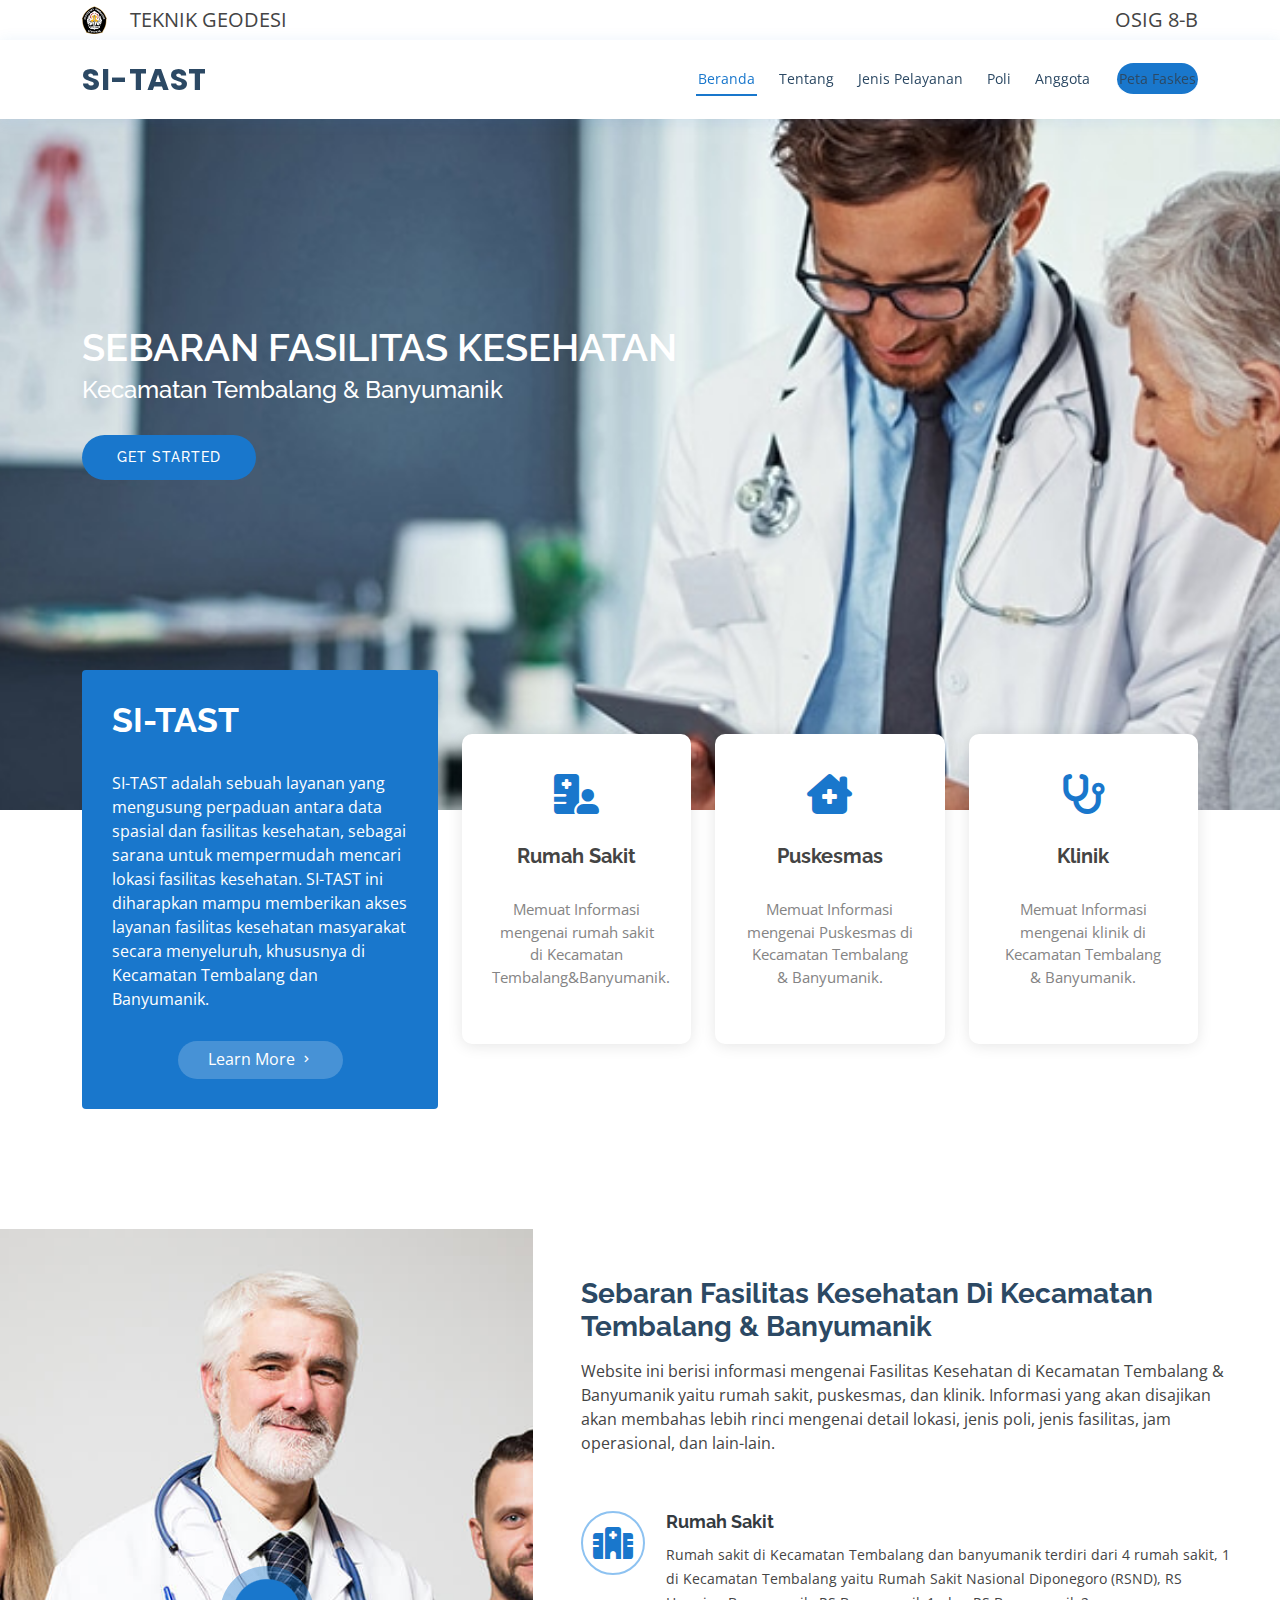
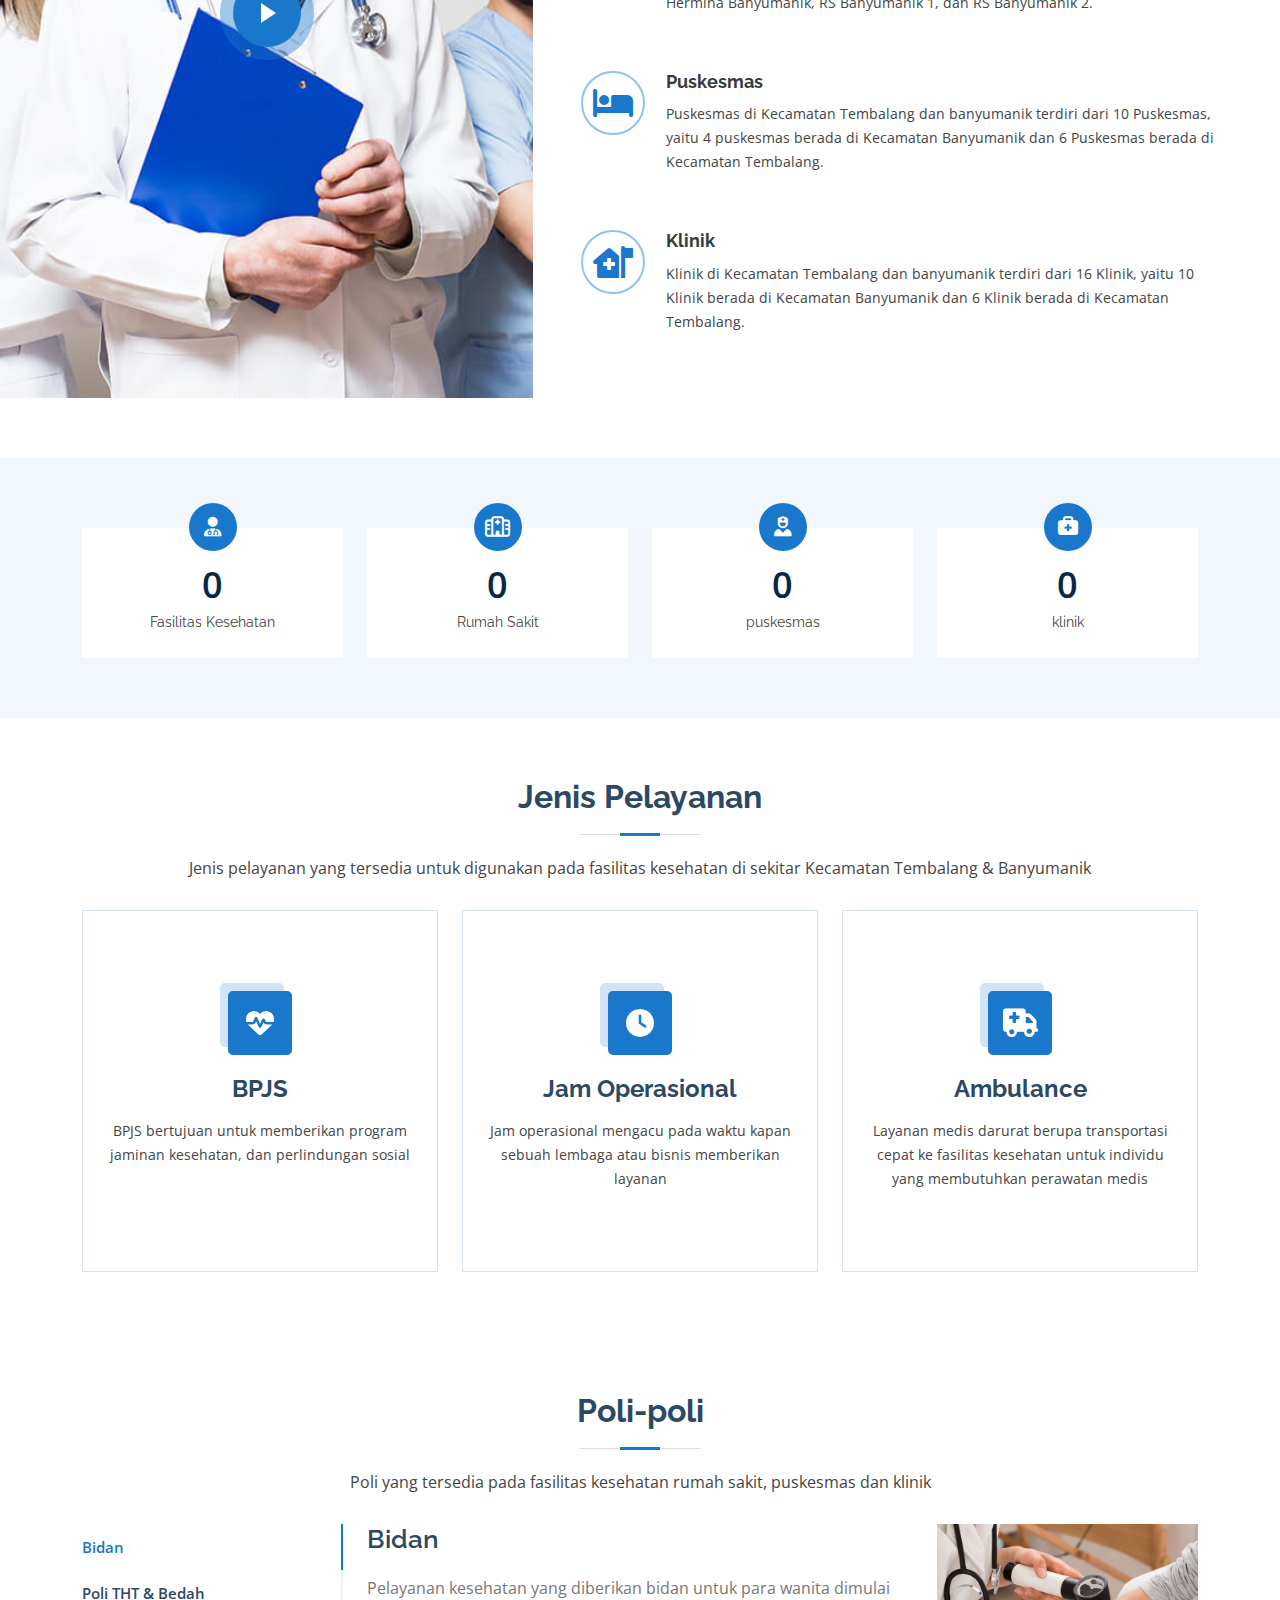
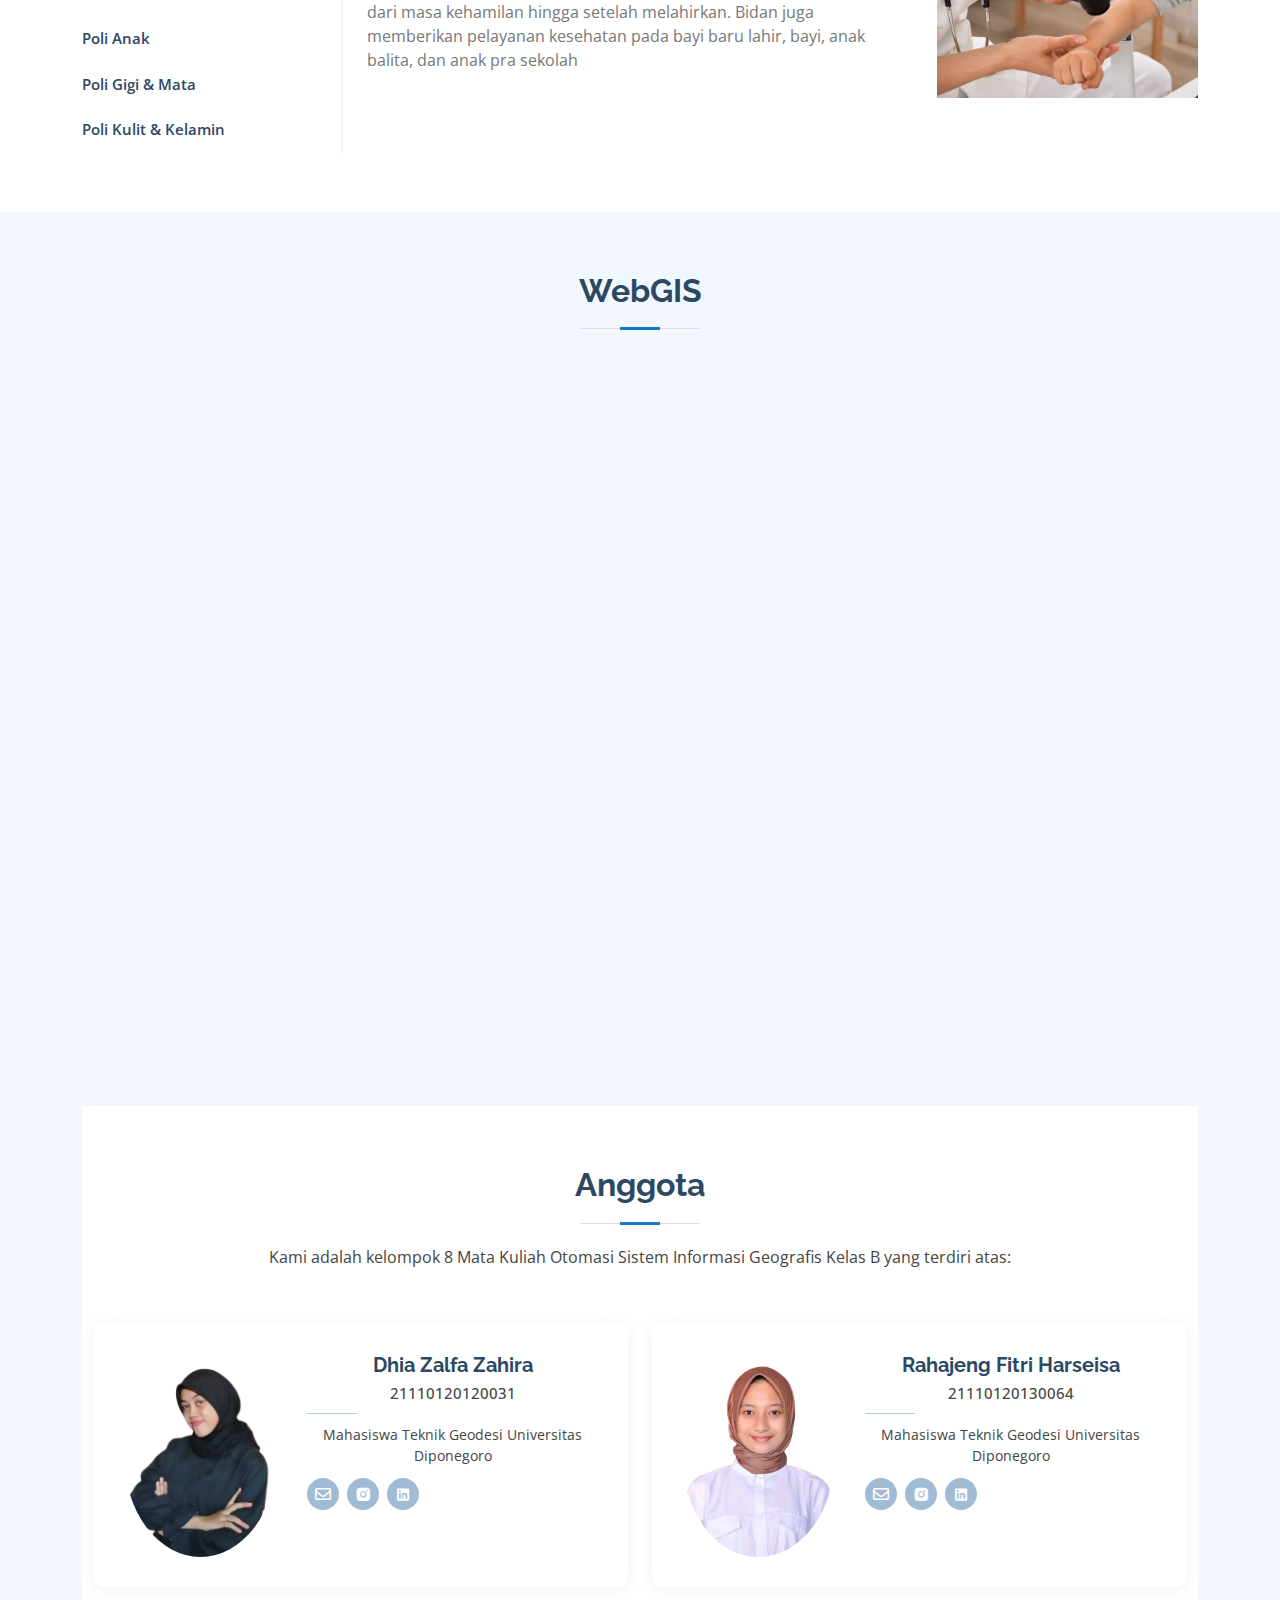
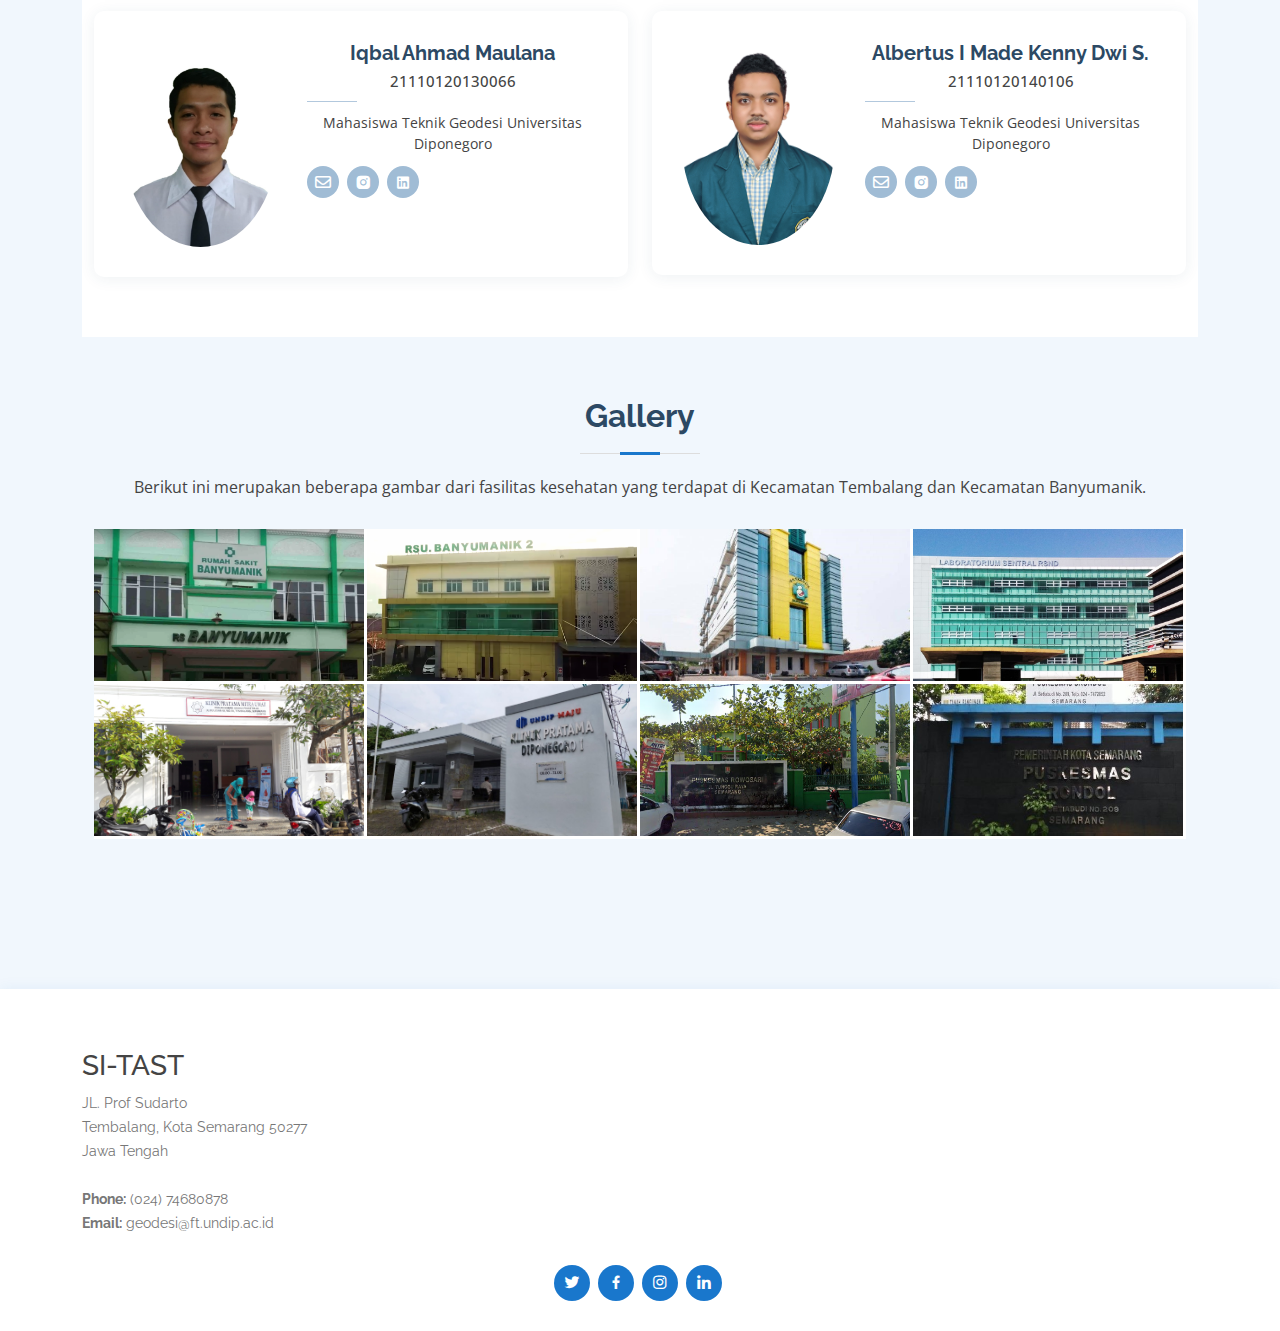
<file: Medilab/index.html>
<!DOCTYPE html>
<html lang="en">
  <head>
    <meta charset="utf-8" />
    <meta content="width=device-width, initial-scale=1.0" name="viewport" />

    <title>Medilab Bootstrap Template - Index</title>
    <meta content="" name="description" />
    <meta content="" name="keywords" />

    <!-- Favicons -->
    <link href="assets/img/favicon.png" rel="icon" />
    <link href="assets/img/apple-touch-icon.png" rel="apple-touch-icon" />

    <!-- Google Fonts -->
    <link
      href="https://fonts.googleapis.com/css?family=Open+Sans:300,300i,400,400i,600,600i,700,700i|Raleway:300,300i,400,400i,500,500i,600,600i,700,700i|Poppins:300,300i,400,400i,500,500i,600,600i,700,700i"
      rel="stylesheet"
    />

    <!-- Vendor CSS Files -->
    <link
      href="assets/vendor/fontawesome-free/css/all.min.css"
      rel="stylesheet"
    />
    <link href="assets/vendor/animate.css/animate.min.css" rel="stylesheet" />
    <link
      href="assets/vendor/bootstrap/css/bootstrap.min.css"
      rel="stylesheet"
    />
    <link
      href="assets/vendor/bootstrap-icons/bootstrap-icons.css"
      rel="stylesheet"
    />
    <link href="assets/vendor/boxicons/css/boxicons.min.css" rel="stylesheet" />
    <link
      href="assets/vendor/glightbox/css/glightbox.min.css"
      rel="stylesheet"
    />
    <link href="assets/vendor/remixicon/remixicon.css" rel="stylesheet" />
    <link href="assets/vendor/swiper/swiper-bundle.min.css" rel="stylesheet" />

    <!-- Template Main CSS File -->
    <link href="assets/css/style.css" rel="stylesheet" />


  </head>

  <body>
    <!-- ======= Top Bar ======= -->
    <div id="topbar" class="d-flex align-items-center fixed-top">
    <div class="container d-flex justify-content-between">
      <div class="contact-info d-flex align-items-center">
        
        <i class=> <img src="assets/img/Offline/undip.png" alt="Undip Logo" width="25px" height="28px"></a></i>
        <i class=></i> TEKNIK GEODESI </i>
      </div>
      <div class="d-none d-lg-flex social-links align-items-center">
        OSIG 8-B
      </div>
    </div>
  </div>

    <!-- ======= Header ======= -->
    <header id="header" class="fixed-top">
      <div class="container d-flex align-items-center">
        <h1 class="logo me-auto"><a href="index.html">SI-TAST</a></h1>

        <nav id="navbar" class="navbar order-last order-lg-0">
          <ul>
            <li><a class="nav-link scrollto active" href="#hero">Beranda</a></li>
            <li><a class="nav-link scrollto" href="#about">Tentang</a></li>
            <li><a class="nav-link scrollto" href="#services">Jenis Pelayanan</a></li>
            <li>
              <a class="nav-link scrollto" href="#departments">Poli</a>
            </li>
            <li><a class="nav-link scrollto" href="#doctors">Anggota</a></li>

        <a href="#appointment" class="appointment-btn scrollto"
          ><span class="d-none d-md-inline">Peta Faskes</span></a
        >
      </div>
    </header>
    <!-- End Header -->

    <!-- ======= Hero Section ======= -->
    <section id="hero" class="d-flex align-items-center">
      <div class="container">
        <h1>SEBARAN FASILITAS KESEHATAN</h1>
        <h2>Kecamatan Tembalang & Banyumanik</h2>
        <a href="#about" class="btn-get-started scrollto">Get Started</a>
      </div>
    </section>
    <!-- End Hero -->

    <main id="main">
      <!-- ======= Why Us Section ======= -->
      <section id="why-us" class="why-us">
        <div class="container">
          <div class="row">
            <div class="col-lg-4 d-flex align-items-stretch">
              <div class="content">
                <h3>SI-TAST</h3>
                <p>
                  SI-TAST adalah sebuah layanan yang mengusung perpaduan antara data spasial dan fasilitas kesehatan, sebagai sarana untuk mempermudah mencari lokasi fasilitas kesehatan. SI-TAST ini diharapkan mampu memberikan akses layanan fasilitas kesehatan masyarakat secara menyeluruh, khususnya di Kecamatan Tembalang dan Banyumanik.
                </p>
                <div class="text-center">
                  <a href="#" class="more-btn"
                    >Learn More <i class="bx bx-chevron-right"></i
                  ></a>
                </div>
              </div>
            </div>
            <div class="col-lg-8 d-flex align-items-stretch">
              <div class="icon-boxes d-flex flex-column justify-content-center">
                <div class="row">
                  <div class="col-xl-4 d-flex align-items-stretch">
                    <div class="icon-box mt-4 mt-xl-0">
                      <i class="fa-solid fa-hospital-user"></i>
                      <h4>Rumah Sakit</h4>
                      <p>
                        Memuat Informasi mengenai rumah sakit di Kecamatan Tembalang&Banyumanik.
                      </p>
                    </div>
                  </div>
                  <div class="col-xl-4 d-flex align-items-stretch">
                    <div class="icon-box mt-4 mt-xl-0">
                      <i class="fa-solid fa-house-chimney-medical"></i>
                      <h4>Puskesmas</h4>
                      <p>
                        Memuat Informasi mengenai Puskesmas di Kecamatan Tembalang & Banyumanik.
                      </p>
                    </div>
                  </div>
                  <div class="col-xl-4 d-flex align-items-stretch">
                    <div class="icon-box mt-4 mt-xl-0">
                      <i class="fa-solid fa-stethoscope"></i>
                      <h4>Klinik</h4>
                      <p>
                        Memuat Informasi mengenai klinik di Kecamatan Tembalang & Banyumanik.
                      </p>
                    </div>
                  </div>
                </div>
              </div>
              <!-- End .content-->
            </div>
          </div>
        </div>
      </section>
      <!-- End Why Us Section -->

      <!-- ======= About Section ======= -->
      <section id="about" class="about">
        <div class="container-fluid">
          <div class="row">
            <div
              class="col-xl-5 col-lg-6 video-box d-flex justify-content-center align-items-stretch position-relative"
            >
              <a
                href="https://www.youtube.com/watch?v=onkPfJmrwDc"
                class="glightbox play-btn mb-4"
              ></a>
            </div>

            <div
              class="col-xl-7 col-lg-6 icon-boxes d-flex flex-column align-items-stretch justify-content-center py-5 px-lg-5"
            >
              <h3>
                Sebaran Fasilitas Kesehatan Di Kecamatan Tembalang & Banyumanik
              </h3>
              <p>
                Website ini berisi informasi mengenai Fasilitas Kesehatan di
                Kecamatan Tembalang & Banyumanik yaitu rumah sakit, puskesmas,
                dan klinik. Informasi yang akan disajikan akan membahas lebih
                rinci mengenai detail lokasi, jenis poli, jenis fasilitas, jam
                operasional, dan lain-lain.
              </p>

              <div class="icon-box">
                <div class="icon"><i class="fa-solid fa-hospital"></i></div>
                <h4 class="title"><a href="RS.html">Rumah Sakit</a></h4>
                <p class="description">
                  Rumah sakit di Kecamatan Tembalang dan banyumanik terdiri dari
                  4 rumah sakit, 1 di Kecamatan Tembalang yaitu Rumah Sakit
                  Nasional Diponegoro (RSND), RS Hermina Banyumanik, RS
                  Banyumanik 1, dan RS Banyumanik 2.
                </p>
              </div>

              <div class="icon-box">
                <div class="icon"><i class="fa-sharp fa-solid fa-bed"></i></div>
                <h4 class="title"><a href="Puskesmas.html">Puskesmas</a></h4>
                <p class="description">
                  Puskesmas di Kecamatan Tembalang dan banyumanik terdiri dari
                  10 Puskesmas, yaitu 4 puskesmas berada di Kecamatan Banyumanik
                  dan 6 Puskesmas berada di Kecamatan Tembalang.
                </p>
              </div>

              <div class="icon-box">
                <div class="icon">
                  <i class="fa-sharp fa-solid fa-house-medical-flag"></i>
                </div>
                <h4 class="title"><a href="Klinik.html">Klinik</a></h4>
                <p class="description">
                  Klinik di Kecamatan Tembalang dan banyumanik terdiri dari 16
                  Klinik, yaitu 10 Klinik berada di Kecamatan Banyumanik dan 6
                  Klinik berada di Kecamatan Tembalang.
                </p>
              </div>
            </div>
          </div>
        </div>
      </section>
      <!-- End About Section -->

      <!-- ======= Counts Section ======= -->
      <section id="counts" class="counts">
        <div class="container">
          <div class="row">
            <div class="col-lg-3 col-md-6">
              <div class="count-box">
                <i class="fas fa-user-md"></i>
                <span
                  data-purecounter-start="0"
                  data-purecounter-end="30"
                  data-purecounter-duration="1"
                  class="purecounter"
                ></span>
                <p>Fasilitas Kesehatan</p>
              </div>
            </div>

            <div class="col-lg-3 col-md-6 mt-5 mt-md-0">
              <div class="count-box">
                <i class="far fa-hospital"></i>
                <span
                  data-purecounter-start="0"
                  data-purecounter-end="4"
                  data-purecounter-duration="1"
                  class="purecounter"
                ></span>
                <p>Rumah Sakit</p>
              </div>
            </div>

            <div class="col-lg-3 col-md-6 mt-5 mt-lg-0">
              <div class="count-box">
                <i class="fa-solid fa-user-nurse"></i>
                <span
                  data-purecounter-start="0"
                  data-purecounter-end="10"
                  data-purecounter-duration="1"
                  class="purecounter"
                ></span>
                <p>puskesmas</p>
              </div>
            </div>

            <div class="col-lg-3 col-md-6 mt-5 mt-lg-0">
              <div class="count-box">
                <i class="fa-solid fa-briefcase-medical"></i>
                <span
                  data-purecounter-start="0"
                  data-purecounter-end="16"
                  data-purecounter-duration="1"
                  class="purecounter"
                ></span>
                <p>klinik</p>
              </div>
            </div>
          </div>
        </div>
      </section>
      <!-- End Counts Section -->

      <!-- ======= Services Section ======= -->
      <section id="services" class="services">
        <div class="container">
          <div class="section-title">
            <h2>Jenis Pelayanan</h2>
            <p>
              Jenis pelayanan yang tersedia untuk digunakan pada fasilitas
              kesehatan di sekitar Kecamatan Tembalang & Banyumanik
            </p>
          </div>

          <div class="row">
            <div class="col-lg-4 col-md-6 d-flex align-items-stretch">
              <div class="icon-box">
                <div class="icon"><i class="fas fa-heartbeat"></i></div>
                <h4><a href="BPJS.html">BPJS</a></h4>
                <p>
                  BPJS bertujuan untuk memberikan program jaminan kesehatan, dan perlindungan sosial
                </p>
              </div>
            </div>

            <div
              class="col-lg-4 col-md-6 d-flex align-items-stretch mt-4 mt-md-0"
            >
              <div class="icon-box">
                <div class="icon"><i class="fa-solid fa-clock"></i></div>
                <h4><a href="Jam.html">Jam Operasional</a></h4>
                <p>
                Jam operasional mengacu pada waktu kapan sebuah lembaga atau bisnis memberikan layanan
                </p>
              </div>
            </div>

            <div
              class="col-lg-4 col-md-6 d-flex align-items-stretch mt-4 mt-lg-0"
            >
              <div class="icon-box">
                <div class="icon">
                  <i class="fa-solid fa-truck-medical"></i>
                </div>
                <h4><a href="Ambulance.html">Ambulance</a></h4>
                <p>
                  Layanan medis darurat berupa transportasi cepat ke fasilitas kesehatan untuk individu yang membutuhkan perawatan medis
                </p>
              </div>
            </div>
          </div>
        </div>
      </section>
      <!-- End Services Section -->

      <!-- ======= Departments Section ======= -->
      <section id="departments" class="departments">
        <div class="container">
          <div class="section-title">
            <h2>Poli-poli</h2>
            <p>
              Poli yang tersedia pada fasilitas kesehatan rumah sakit, puskesmas
              dan klinik
            </p>
          </div>

          <div class="row gy-4">
            <div class="col-lg-3">
              <ul class="nav nav-tabs flex-column">
                <li class="nav-item">
                  <a
                    class="nav-link active show"
                    data-bs-toggle="tab"
                    href="#tab-1"
                    >Bidan</a
                  >
                </li>
                <li class="nav-item">
                  <a class="nav-link" data-bs-toggle="tab" href="#tab-2"
                    >Poli THT & Bedah</a
                  >
                </li>
                <li class="nav-item">
                  <a class="nav-link" data-bs-toggle="tab" href="#tab-3"
                    >Poli Anak</a
                  >
                </li>
                <li class="nav-item">
                  <a class="nav-link" data-bs-toggle="tab" href="#tab-4"
                    >Poli Gigi & Mata</a
                  >
                </li>
                <li class="nav-item">
                  <a class="nav-link" data-bs-toggle="tab" href="#tab-5"
                    >Poli Kulit & Kelamin</a
                  >
                </li>
              </ul>
            </div>
            <div class="col-lg-9">
              <div class="tab-content">
                <div class="tab-pane active show" id="tab-1">
                  <div class="row gy-4">
                    <div class="col-lg-8 details order-2 order-lg-1">
                      <h3>Bidan</h3>
                      <p class="fst-italic"></p>
                      <p>
                        Pelayanan kesehatan yang diberikan bidan untuk para
                        wanita dimulai dari masa kehamilan hingga setelah
                        melahirkan. Bidan juga memberikan pelayanan kesehatan
                        pada bayi baru lahir, bayi, anak balita, dan anak pra
                        sekolah
                      </p>
                    </div>
                    <div class="col-lg-4 text-center order-1 order-lg-2">
                      <img
                        src="assets/img/Offline/Poli kulite kelamin.jpg"
                        alt=""
                        class="img-fluid"
                      />
                    </div>
                  </div>
                </div>
                <div class="tab-pane" id="tab-2">
                  <div class="row gy-4">
                    <div class="col-lg-8 details order-2 order-lg-1">
                      <h3>Poli THT & Bedah</h3>
                      <p class="fst-italic"></p>
                      <p>
                        Dokter spesialis THT adalah dokter yang secara khusus
                        menangani berbagai kondisi medis yang berkaitan dengan
                        telinga, hidung, tenggorokan, bedah kepala dan
                        leher.Dokter bedah adalah dokter medis yang memiliki
                        keahlian khusus dalam menjalankan tindakan bedah
                        (operasi) sebagai metode pengobatan utama.Tujuan
                        pembedahan itu bisa untuk menegakkan diagnosis, bisa
                        juga menangani penyakit yang diderita pasien
                      </p>
                    </div>
                    <div class="col-lg-4 text-center order-1 order-lg-2">
                      <img
                        src="assets/img/Offline/THT.jpg"
                        alt=""
                        class="img-fluid"
                      />
                    </div>
                  </div>
                </div>
                <div class="tab-pane" id="tab-3">
                  <div class="row gy-4">
                    <div class="col-lg-8 details order-2 order-lg-1">
                      <h3>Poli Anak</h3>
                      <p class="fst-italic"></p>
                      <p>
                        Dokter spesialis yang menangani dan melayani pemeriksaan
                        untuk memberikan tindakan pencegahan penyakit pada bayi,
                        anak, dan remaja yang sehat, serta memberikan pengobatan
                        pada anak yang sakit serta mendiagnosis dan mengevaluasi
                        tumbuh kembang anak, ditangani oleh dokter spesialis
                        yang berpengalaman di bidangnya.
                      </p>
                    </div>
                    <div class="col-lg-4 text-center order-1 order-lg-2">
                      <img
                        src="assets/img/Offline/poli anak.jpg"
                        alt=""
                        class="img-fluid"
                      />
                    </div>
                  </div>
                </div>
                <div class="tab-pane" id="tab-4">
                  <div class="row gy-4">
                    <div class="col-lg-8 details order-2 order-lg-1">
                      <h3>Poli Gigi & Mata</h3>
                      <p class="fst-italic"></p>
                      <p>
                        Dokter spesialis gigi adalah sepsialis pelayanan seputar
                        kesehatan mulut dan gigi. Mulai dari pemeriksaan
                        kesehatan, pembersihan, pengobatan, hingga tindakan
                        medis lebih lanjut. Dokter spesialis mata memiliki
                        keahlian khusus dalam mendiagnosis, mencegah, dan
                        mengobati penyakit mata serta gangguan penglihatan.
                      </p>
                    </div>
                    <div class="col-lg-4 text-center order-1 order-lg-2">
                      <img
                        src="assets/img/Offline/poli mata.jpg"
                        alt=""
                        class="img-fluid"
                      />
                    </div>
                  </div>
                </div>
                <div class="tab-pane" id="tab-5">
                  <div class="row gy-4">
                    <div class="col-lg-8 details order-2 order-lg-1">
                      <h3>Poli Kulit & Kelamin</h3>
                      <p class="fst-italic"></p>
                      <p>
                        Dokter spesialis kulit dan kelamin (SpKK) merupakan
                        dokter berfokus untuk menangani masalah kesehatan pada
                        kulit dan kelamin seperti allergi kulit,infeksi
                        Jamur,Herpes Zoster(cacar),Psoriasis ( penumpukan sel
                        kulit mati),kanker kulit dan juga beberapa permasalahan
                        kelamin seperti penyakit menular seksual.
                      </p>
                    </div>
                    <div class="col-lg-4 text-center order-1 order-lg-2">
                      <img
                        src="assets/img/departments-5.jpg"
                        alt=""
                        class="img-fluid"
                      />
                    </div>
                  </div>
                </div>
              </div>
            </div>
          </div>
        </div>
      </section>
      <!-- End Departments Section -->

      <!-- ======= Appointment Section ======= -->
      
      <section id="appointment" class="appointment section-bg">
        <div class="container">
          <div class="section-title">
            <h2>WebGIS</h2>
            <p>
              <iframe  style= "border:0; width: 99%; height: 750px;" <iframe  style="border: none;" height="600" width="800" src="http://localhost:8080/mapstore/dashboard-embedded.html#/100"></iframe>
      <!-- End Appointment Section -->



    <!-- ======= Doctors Section ======= -->
    <section id="doctors" class="doctors">
      <div class="container">

        <div class="section-title">
          <h2>Anggota</h2>
          <p>Kami adalah kelompok 8 Mata Kuliah Otomasi Sistem Informasi Geografis Kelas B yang terdiri atas:</p>
        </div>

        <div class="row">

          <div class="col-lg-6 mt-4">
            <div class="member d-flex align-items-start">
              <div class="pic"><img src="assets/img/Offline/dhia.png" class="img-fluid" alt=""></div>
              <div class="member-info">
                <h4>Dhia Zalfa Zahira</h4>
                <span>21110120120031</span>
                <p>Mahasiswa Teknik Geodesi Universitas Diponegoro</p>
                <div class="social">
                  <a href="mailto:dhiazalfazahira@students.undip.ac.id"><i class="fa-regular fa-envelope"></i></a>
                  <a href="https://www.instagram.com/dhiazalf/"><i class="ri-instagram-fill"></i></a>
                  <a href="https://www.linkedin.com/in/dhiazalfazahira/"> <i class="ri-linkedin-box-fill"></i> </a>
                </div>
              </div>
            </div>
          </div>

          <div class="col-lg-6 mt-4">
            <div class="member d-flex align-items-start">
              <div class="pic"><img src="assets/img/Offline/seisa.png" class="img-fluid" alt=""></div>
              <div class="member-info">
                <h4>Rahajeng Fitri Harseisa</h4>
                <span>21110120130064</span>
                <p>Mahasiswa Teknik Geodesi Universitas Diponegoro</p>
                <div class="social">
                  <a href="mailto:rahajengfitriharseis@students.undip.ac.id"><i class="fa-regular fa-envelope"></i></a>
                  <a href="https://instagram.com/Seisaa_/"><i class="ri-instagram-fill"></i></a>
                  <a href="https://www.linkedin.com/in/rahajeng-f-harseisa-b38368257/"> <i class="ri-linkedin-box-fill"></i> </a>
                </div>
              </div>
            </div>
          </div>

          <div class="col-lg-6 mt-4">
            <div class="member d-flex align-items-start">
              <div class="pic"><img src="assets/img/Offline/iqbal.jpg" class="img-fluid" alt=""></div>
              <div class="member-info">
                <h4>Iqbal Ahmad Maulana</h4>
                <span>21110120130066</span>
                <p>Mahasiswa Teknik Geodesi Universitas Diponegoro</p>
                <div class="social">
                  <a href="mailto:iqbalahmadmaulana@students.undip.ac.id"><i class="fa-regular fa-envelope"></i></a>
                  <a href="https://instagram.com/iqbl_ahmd/"><i class="ri-instagram-fill"></i></a>
                  <a href="https://www.linkedin.com/in/iqbal-ahmad-maulana-85025621b/"> <i class="ri-linkedin-box-fill"></i> </a>
                </div>
              </div>
            </div>
          </div>

          <div class="col-lg-6 mt-4">
            <div class="member d-flex align-items-start">
              <div class="pic"><img src="assets/img/Offline/kenny.png" class="img-fluid" alt=""></div>
              <div class="member-info">
                <h4>Albertus I Made Kenny Dwi S.</h4>
                <span>21110120140106</span>
                <p>Mahasiswa Teknik Geodesi Universitas Diponegoro</p>
                <div class="social">
                  <a href="mailto:madekenny@stundents.undip.ac.id"><i class="fa-regular fa-envelope"></i></a>
                  <a href="https://instagram.com/mdkenny_/"><i class="ri-instagram-fill"></i></a>
                  <a href="https://www.linkedin.com/in/albertus-i-made-kenny-dwi-saputra-93a36921b/"> <i class="ri-linkedin-box-fill"></i> </a>
                </div>
              </div>
            </div>
          </div>

        </div>

      </div>
    </section><!-- End Doctors Section -->

      <!-- ======= Gallery Section ======= -->
      <section id="gallery" class="gallery">
        <div class="container">
          <div class="section-title">
            <h2>Gallery</h2>
            <p>
              Berikut ini merupakan beberapa gambar dari fasilitas kesehatan yang terdapat di Kecamatan Tembalang dan Kecamatan Banyumanik. 
            </p>
          </div>
        </div>

        <div class="container-fluid">
          <div class="row g-0">
            <div class="col-lg-3 col-md-4">
              <div class="gallery-item">
                <a
                  href="assets/img/Offline/rs banyumanik 1.png"
                  class="galelry-lightbox"
                >
                  <img
                    src="assets/img/Offline/rs banyumanik 1.png"
                    alt=""
                    class="img-fluid"
                  />
                </a>
              </div>
            </div>

            <div class="col-lg-3 col-md-4">
              <div class="gallery-item">
                <a
                  href="assets/img/Offline/rs banyumanik 2.png"
                  class="galelry-lightbox"
                >
                  <img
                    src="assets/img/Offline/rs banyumanik 2.png"
                    alt=""
                    class="img-fluid"
                  />
                </a>
              </div>
            </div>

            <div class="col-lg-3 col-md-4">
              <div class="gallery-item">
                <a
                  href="assets/img/Offline/rs hermina.jpg"
                  class="galelry-lightbox"
                >
                  <img
                    src="assets/img/Offline/rs hermina.jpg"
                    alt=""
                    class="img-fluid"
                  />
                </a>
              </div>
            </div>

            <div class="col-lg-3 col-md-4">
              <div class="gallery-item">
                <a
                  href="assets/img/Offline/rsnd.jpg"
                  class="galelry-lightbox"
                >
                  <img
                    src="assets/img/Offline/rsnd.jpg"
                    alt=""
                    class="img-fluid"
                  />
                </a>
              </div>
            </div>

            <div class="col-lg-3 col-md-4">
              <div class="gallery-item">
                <a
                  href="assets/img/Offline/Klinik mitra umat.jpeg"
                  class="galelry-lightbox"
                >
                  <img
                    src="assets/img/Offline/Klinik mitra umat.jpeg"
                    alt=""
                    class="img-fluid"
                  />
                </a>
              </div>
            </div>

            <div class="col-lg-3 col-md-4">
              <div class="gallery-item">
                <a
                  href="assets/img/Offline/klinik-pratama-diponegoro-1.jpeg"
                  class="galelry-lightbox"
                >
                  <img
                    src="assets/img/Offline/klinik-pratama-diponegoro-1.jpeg"
                    alt=""
                    class="img-fluid"
                  />
                </a>
              </div>
            </div>

            <div class="col-lg-3 col-md-4">
              <div class="gallery-item">
                <a
                  href="assets/img/Offline/puskesmas rowosari tembalang semarang.png"
                  class="galelry-lightbox"
                >
                  <img
                    src="assets/img/Offline/puskesmas rowosari tembalang semarang.png"
                    alt=""
                    class="img-fluid"
                  />
                </a>
              </div>
            </div>

            <div class="col-lg-3 col-md-4">
              <div class="gallery-item">
                <a
                  href="assets/img/Offline/Puskesmas Srondol.jpeg"
                  class="galelry-lightbox"
                >
                  <img
                    src="assets/img/Offline/Puskesmas Srondol.jpeg"
                    alt=""
                    class="img-fluid"
                  />
                </a>
              </div>
            </div>
          </div>
        </div>
      </section>
      <!-- End Gallery Section -->

    </main>
    <!-- End #main -->

    <!-- ======= Footer ======= -->
    <footer id="footer">

      <div class="footer-top">
        <div class="container">
          <div class="row">
  
            <div class="col-lg-3 col-md-6 footer-contact">
              <h3>SI-TAST</h3>
              <p>
                JL. Prof Sudarto <br>
                Tembalang, Kota Semarang 50277<br>
                Jawa Tengah <br><br>
                <strong>Phone:</strong> (024) 74680878<br>
                <strong>Email:</strong> geodesi@ft.undip.ac.id<br>
              </p>
            </div>

        <div class="social-links text-center text-md-right pt-3 pt-md-0">
          <a href="https://x.com/undip?s=08" class="twitter"><i class="bx bxl-twitter"></i></a>
          <a href="https://www.facebook.com/undip.official/" class="facebook"><i class="bx bxl-facebook"></i></a>
          <a href="https://www.instagram.com/undip.official/" class="instagram"><i class="bx bxl-instagram"></i></a>
          <a href="https://www.linkedin.com/school/diponegoro-university-indonesia/mycompany/" class="linkedin"><i class="bx bxl-linkedin"></i></a>
        </div>
      </div>
    </footer>
    <!-- End Footer -->

    <div id="preloader"></div>
    <a
      href="#"
      class="back-to-top d-flex align-items-center justify-content-center"
      ><i class="bi bi-arrow-up-short"></i
    ></a>

    <!-- Vendor JS Files -->
    <script src="assets/vendor/purecounter/purecounter_vanilla.js"></script>
    <script src="assets/vendor/bootstrap/js/bootstrap.bundle.min.js"></script>
    <script src="assets/vendor/glightbox/js/glightbox.min.js"></script>
    <script src="assets/vendor/swiper/swiper-bundle.min.js"></script>
    <script src="assets/vendor/php-email-form/validate.js"></script>

    <!-- Template Main JS File -->
    <script src="assets/js/main.js"></script>
  </body>
</html>
</file>
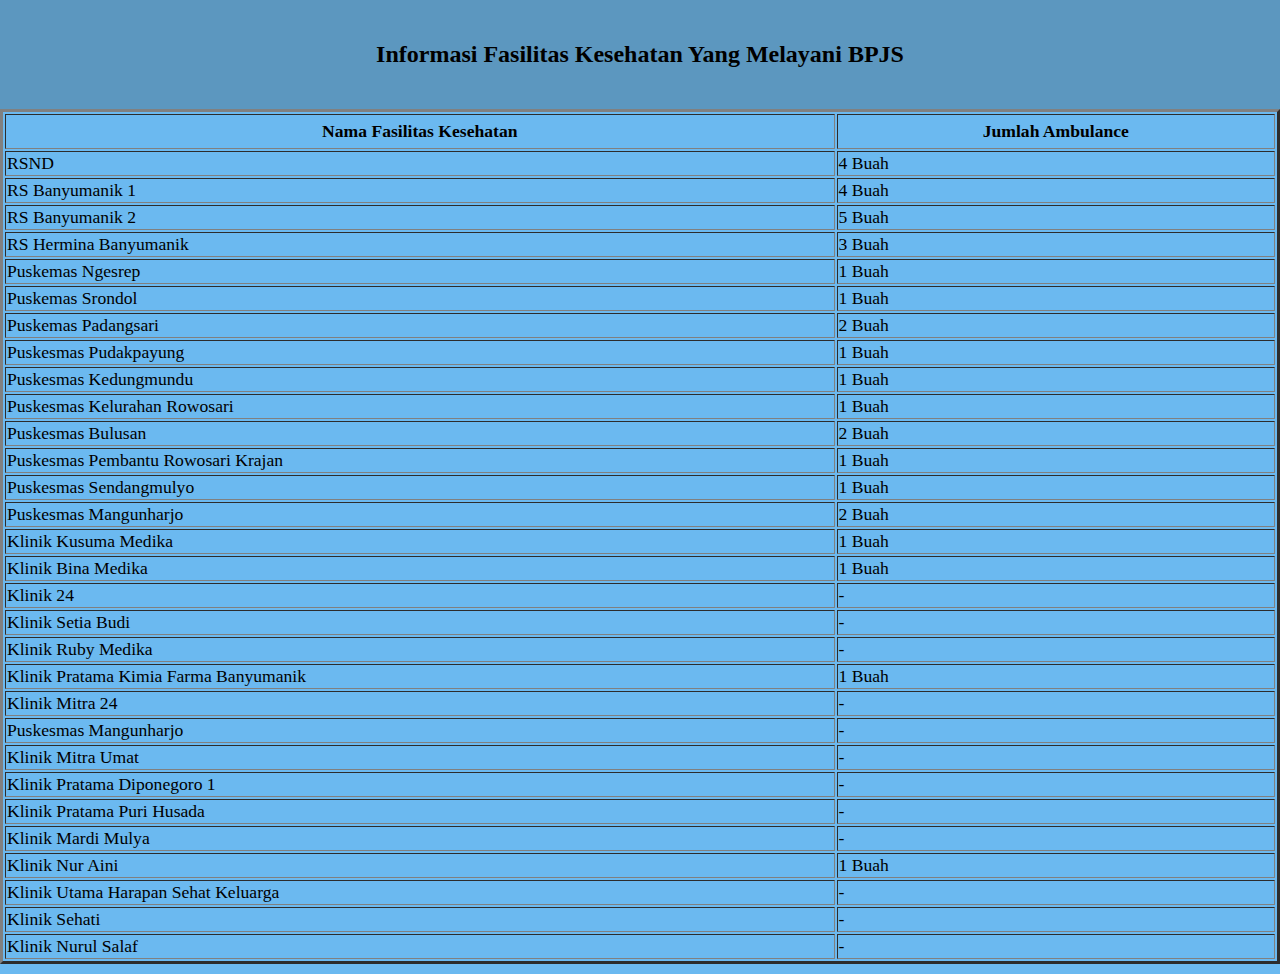
<file: Medilab/Ambulance.html>
<!DOCTYPE html>
<html lang="en">
  <head>
    <style>
      body {
        margin: 0;
        padding: 0;
        background-color: #6bb9f0; /* Mengatur warna latar belakang keseluruhan halaman */
      }

      .header {
        background-color: #5c97bf;
        text-align: center;
        padding: 25px 0;
      }

      h1 {
        color: black;
        font-size: 1.5rem;
      }
      /* Menambahkan gaya untuk elemen teks dalam tabel */
      table {
        font-size: 1.1rem; /* Menyesuaikan ukuran font sesuai yang Anda inginkan */
      }
      table th{
        padding: 6px; /* Memberikan ruang di sekitar teks dalam sel tabel */
        text-align: center; /* Mengatur teks dalam sel tabel menjadi rata kiri */
      table th,
      table td {
        padding: 8px; /* Memberikan ruang di sekitar teks dalam sel tabel */
        text-align: left; /* Mengatur teks dalam sel tabel menjadi rata kiri */
      }
    </style>
  </head>
  <body>
    <div class="header">
      <h1>Informasi Fasilitas Kesehatan Yang Melayani BPJS</h1>
    </div>

    <!-- Tabel RSND -->
    <!-- <div>
      Berikut merupakan informasi lebih detail mengenai Rumah Sakit Nasional
      Diponegoro:
    </div> -->
    <div>
      <table
        border="3"
        style="width: 100%; justify-content: center; margin-bottom: 10px"
      >
        <!-- Isi tabel RSND di sini -->
        <tr>
          <th>Nama Fasilitas Kesehatan</th>
          <th>Jumlah Ambulance</th>
        </tr>
        <tr>
          <td>RSND</td>
          <td>4 Buah</td>
        </tr>
        <tr>
          <td>RS Banyumanik 1</td>
          <td>4 Buah</td>
        </tr>
        <tr>
          <td>RS Banyumanik 2</td>
          <td>5 Buah</td>
        </tr>
        <tr>
          <td>RS Hermina Banyumanik</td>
          <td>3 Buah</td>
        </tr>
        <tr>
          <td>Puskemas Ngesrep</td>
          <td>1 Buah</td>
        </tr>
        <tr>
          <td>Puskemas Srondol</td>
          <td>1 Buah</td>
        </tr>
        <tr>
          <td>Puskemas Padangsari</td>
          <td>2 Buah</td>
        </tr>
        <tr>
          <td>Puskesmas Pudakpayung</td>
          <td>1 Buah</td>
        </tr>
        <tr>
          <td>Puskesmas Kedungmundu</td>
          <td>1 Buah</td>
        </tr>
        <tr>
          <td>Puskesmas Kelurahan Rowosari</td>
          <td>1 Buah</td>
        </tr>
        <tr>
          <td>Puskesmas Bulusan</td>
          <td>2 Buah</td>
        </tr>
        <tr>
          <td>Puskesmas Pembantu Rowosari Krajan</td>
          <td>1 Buah</td>
        </tr>
        <tr>
          <td>Puskesmas Sendangmulyo</td>
          <td>1 Buah</td>
        </tr>
        <tr>
          <td>Puskesmas Mangunharjo</td>
          <td>2 Buah</td>
        </tr>
        <tr>
          <td>Klinik Kusuma Medika</td>
          <td>1 Buah</td>
        </tr>
        <tr>
          <td>Klinik Bina Medika</td>
          <td>1 Buah</td>
        </tr>
        <tr>
          <td>Klinik 24</td>
          <td>-</td>
        </tr>
        <tr>
          <td>Klinik Setia Budi</td>
          <td>-</td>
        </tr>
        <tr>
          <td>Klinik Ruby Medika</td>
          <td>-</td>
        </tr>
        <tr>
          <td>Klinik Pratama Kimia Farma Banyumanik</td>
          <td>1 Buah</td>
        </tr>
        <tr>
          <td>Klinik Mitra 24</td>
          <td>-</td>
        </tr>
        <tr>
          <td>Puskesmas Mangunharjo</td>
          <td>-</td>
        </tr>
        <tr>
          <td>Klinik Mitra Umat</td>
          <td>-</td>
        </tr>
        <tr>
          <td>Klinik Pratama Diponegoro 1</td>
          <td>-</td>
        </tr>
        <tr>
          <td>Klinik Pratama Puri Husada</td>
          <td>-</td>
        </tr>
        <tr>
          <td>Klinik Mardi Mulya</td>
          <td>-</td>
        </tr>
        <tr>
          <td>Klinik Nur Aini</td>
          <td>1 Buah</td>
        </tr>
        <tr>
          <td>Klinik Utama Harapan Sehat Keluarga</td>
          <td>-</td>
        </tr>
        <tr>
          <td>Klinik Sehati</td>
          <td>-</td>
        </tr>
        <tr>
          <td>Klinik Nurul Salaf</td>
          <td>-</td>
        </tr>
      </table>
    </div>
  </body>
</html>
</file>
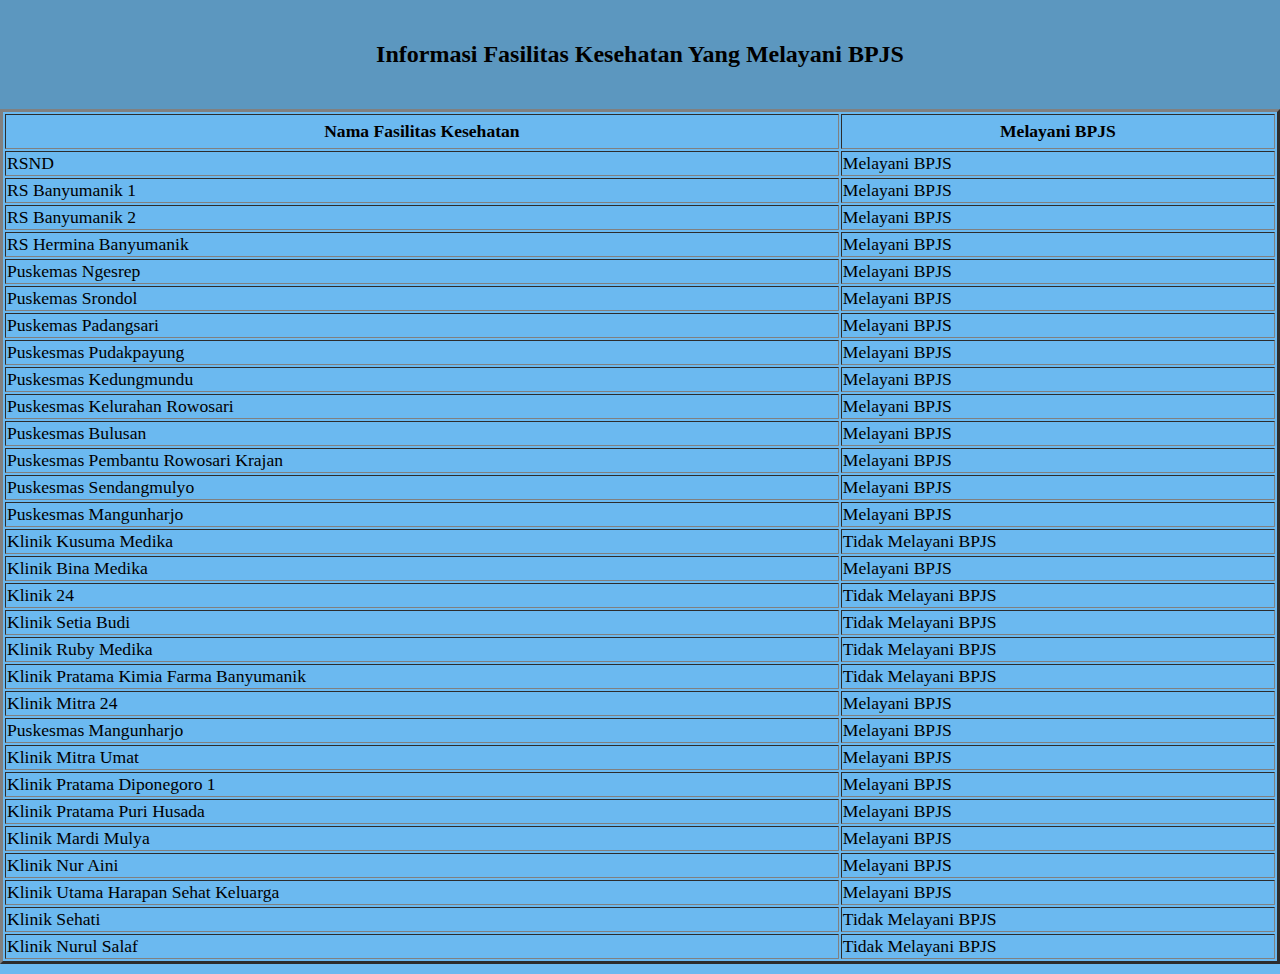
<file: Medilab/BPJS.html>
<!DOCTYPE html>
<html lang="en">
  <head>
    <style>
      body {
        margin: 0;
        padding: 0;
        background-color: #6bb9f0; /* Mengatur warna latar belakang keseluruhan halaman */
      }

      .header {
        background-color: #5c97bf;
        text-align: center;
        padding: 25px 0;
      }

      h1 {
        color: black;
        font-size: 1.5rem;
      }
      /* Menambahkan gaya untuk elemen teks dalam tabel */
      table {
        font-size: 1.1rem; /* Menyesuaikan ukuran font sesuai yang Anda inginkan */
      }
      table th{
        padding: 6px; /* Memberikan ruang di sekitar teks dalam sel tabel */
        text-align: center; /* Mengatur teks dalam sel tabel menjadi rata kiri */
      table th,
      table td {
        padding: 8px; /* Memberikan ruang di sekitar teks dalam sel tabel */
        text-align: left; /* Mengatur teks dalam sel tabel menjadi rata kiri */
      }
    </style>
  </head>
  <body>
    <div class="header">
      <h1>Informasi Fasilitas Kesehatan Yang Melayani BPJS</h1>
    </div>

    <!-- Tabel RSND -->
    <!-- <div>
      Berikut merupakan informasi lebih detail mengenai Rumah Sakit Nasional
      Diponegoro:
    </div> -->
    <div>
      <table
        border="3"
        style="width: 100%; justify-content: center; margin-bottom: 10px"
      >
        <!-- Isi tabel RSND di sini -->
        <tr>
          <th>Nama Fasilitas Kesehatan</th>
          <th>Melayani BPJS</th>
        </tr>
        <tr>
          <td>RSND</td>
          <td>Melayani BPJS</td>
        </tr>
        <tr>
          <td>RS Banyumanik 1</td>
          <td>Melayani BPJS</td>
        </tr>
        <tr>
          <td>RS Banyumanik 2</td>
          <td>Melayani BPJS</td>
        </tr>
        <tr>
          <td>RS Hermina Banyumanik</td>
          <td>Melayani BPJS</td>
        </tr>
        <tr>
          <td>Puskemas Ngesrep</td>
          <td>Melayani BPJS</td>
        </tr>
        <tr>
          <td>Puskemas Srondol</td>
          <td>Melayani BPJS</td>
        </tr>
        <tr>
          <td>Puskemas Padangsari</td>
          <td>Melayani BPJS</td>
        </tr>
        <tr>
          <td>Puskesmas Pudakpayung</td>
          <td>Melayani BPJS</td>
        </tr>
        <tr>
          <td>Puskesmas Kedungmundu</td>
          <td>Melayani BPJS</td>
        </tr>
        <tr>
          <td>Puskesmas Kelurahan Rowosari</td>
          <td>Melayani BPJS</td>
        </tr>
        <tr>
          <td>Puskesmas Bulusan</td>
          <td>Melayani BPJS</td>
        </tr>
        <tr>
          <td>Puskesmas Pembantu Rowosari Krajan</td>
          <td>Melayani BPJS</td>
        </tr>
        <tr>
          <td>Puskesmas Sendangmulyo</td>
          <td>Melayani BPJS</td>
        </tr>
        <tr>
          <td>Puskesmas Mangunharjo</td>
          <td>Melayani BPJS</td>
        </tr>
        <tr>
          <td>Klinik Kusuma Medika</td>
          <td>Tidak Melayani BPJS</td>
        </tr>
        <tr>
          <td>Klinik Bina Medika</td>
          <td>Melayani BPJS</td>
        </tr>
        <tr>
          <td>Klinik 24</td>
          <td>Tidak Melayani BPJS</td>
        </tr>
        <tr>
          <td>Klinik Setia Budi</td>
          <td>Tidak Melayani BPJS</td>
        </tr>
        <tr>
          <td>Klinik Ruby Medika</td>
          <td>Tidak Melayani BPJS</td>
        </tr>
        <tr>
          <td>Klinik Pratama Kimia Farma Banyumanik</td>
          <td>Tidak Melayani BPJS</td>
        </tr>
        <tr>
          <td>Klinik Mitra 24</td>
          <td>Melayani BPJS</td>
        </tr>
        <tr>
          <td>Puskesmas Mangunharjo</td>
          <td>Melayani BPJS</td>
        </tr>
        <tr>
          <td>Klinik Mitra Umat</td>
          <td>Melayani BPJS</td>
        </tr>
        <tr>
          <td>Klinik Pratama Diponegoro 1</td>
          <td>Melayani BPJS</td>
        </tr>
        <tr>
          <td>Klinik Pratama Puri Husada</td>
          <td>Melayani BPJS</td>
        </tr>
        <tr>
          <td>Klinik Mardi Mulya</td>
          <td>Melayani BPJS</td>
        </tr>
        <tr>
          <td>Klinik Nur Aini</td>
          <td>Melayani BPJS</td>
        </tr>
        <tr>
          <td>Klinik Utama Harapan Sehat Keluarga</td>
          <td>Melayani BPJS</td>
        </tr>
        <tr>
          <td>Klinik Sehati</td>
          <td>Tidak Melayani BPJS</td>
        </tr>
        <tr>
          <td>Klinik Nurul Salaf</td>
          <td>Tidak Melayani BPJS</td>
        </tr>
      </table>
    </div>
  </body>
</html>
</file>
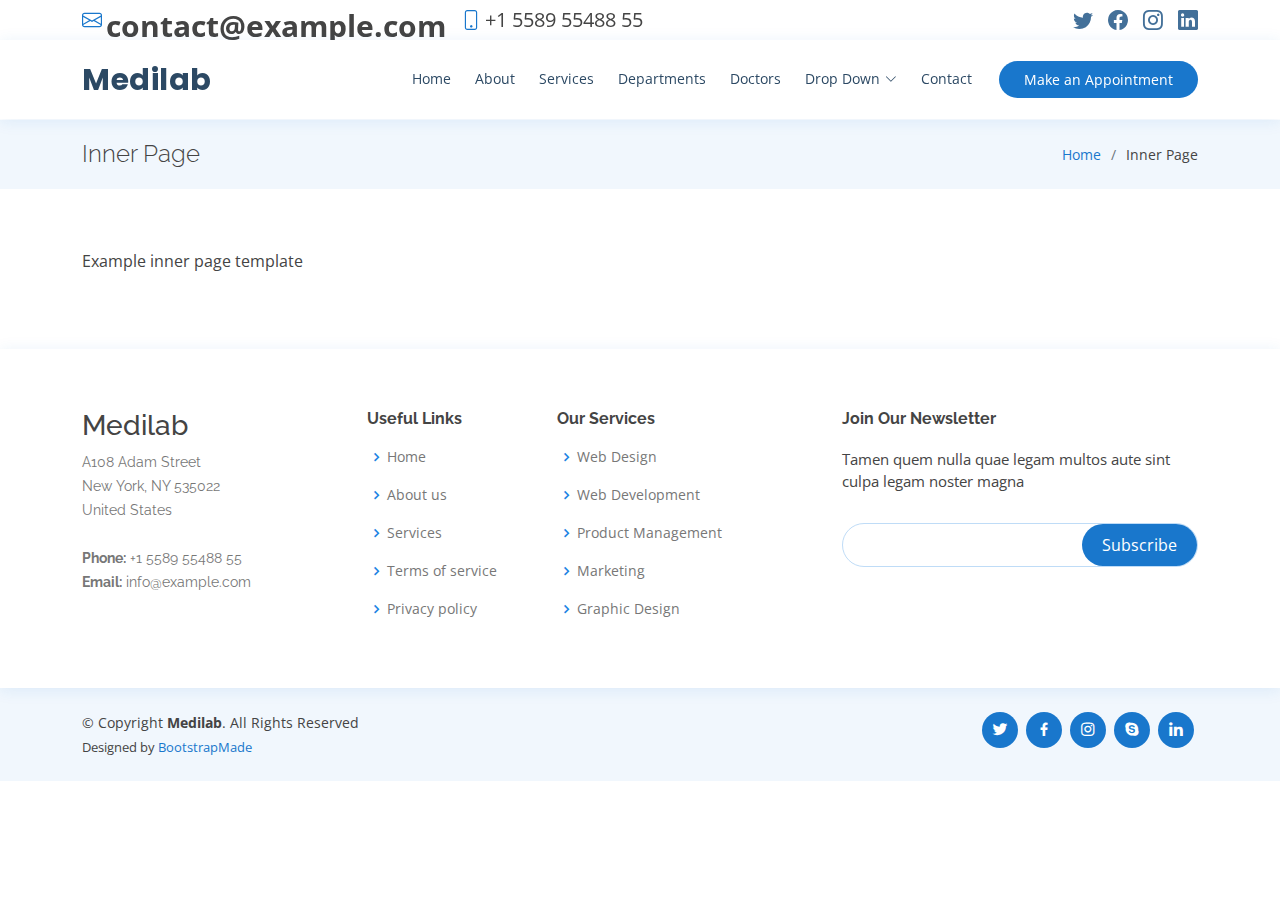
<file: Medilab/inner-page.html>
<!DOCTYPE html>
<html lang="en">

<head>
  <meta charset="utf-8">
  <meta content="width=device-width, initial-scale=1.0" name="viewport">

  <title>Inner Page - Medilab Bootstrap Template</title>
  <meta content="" name="description">
  <meta content="" name="keywords">

  <!-- Favicons -->
  <link href="assets/img/favicon.png" rel="icon">
  <link href="assets/img/apple-touch-icon.png" rel="apple-touch-icon">

  <!-- Google Fonts -->
  <link href="https://fonts.googleapis.com/css?family=Open+Sans:300,300i,400,400i,600,600i,700,700i|Raleway:300,300i,400,400i,500,500i,600,600i,700,700i|Poppins:300,300i,400,400i,500,500i,600,600i,700,700i" rel="stylesheet">

  <!-- Vendor CSS Files -->
  <link href="assets/vendor/fontawesome-free/css/all.min.css" rel="stylesheet">
  <link href="assets/vendor/animate.css/animate.min.css" rel="stylesheet">
  <link href="assets/vendor/bootstrap/css/bootstrap.min.css" rel="stylesheet">
  <link href="assets/vendor/bootstrap-icons/bootstrap-icons.css" rel="stylesheet">
  <link href="assets/vendor/boxicons/css/boxicons.min.css" rel="stylesheet">
  <link href="assets/vendor/glightbox/css/glightbox.min.css" rel="stylesheet">
  <link href="assets/vendor/remixicon/remixicon.css" rel="stylesheet">
  <link href="assets/vendor/swiper/swiper-bundle.min.css" rel="stylesheet">

  <!-- Template Main CSS File -->
  <link href="assets/css/style.css" rel="stylesheet">

  <!-- =======================================================
  * Template Name: Medilab
  * Updated: Sep 18 2023 with Bootstrap v5.3.2
  * Template URL: https://bootstrapmade.com/medilab-free-medical-bootstrap-theme/
  * Author: BootstrapMade.com
  * License: https://bootstrapmade.com/license/
  ======================================================== -->
</head>

<body>

  <!-- ======= Top Bar ======= -->
  <div id="topbar" class="d-flex align-items-center fixed-top">
    <div class="container d-flex justify-content-between">
      <div class="contact-info d-flex align-items-center">
        <i class="bi bi-envelope"></i> <a href="mailto:contact@example.com">contact@example.com</a>
        <i class="bi bi-phone"></i> +1 5589 55488 55
      </div>
      <div class="d-none d-lg-flex social-links align-items-center">
        <a href="#" class="twitter"><i class="bi bi-twitter"></i></a>
        <a href="#" class="facebook"><i class="bi bi-facebook"></i></a>
        <a href="#" class="instagram"><i class="bi bi-instagram"></i></a>
        <a href="#" class="linkedin"><i class="bi bi-linkedin"></i></i></a>
      </div>
    </div>
  </div>

  <!-- ======= Header ======= -->
  <header id="header" class="fixed-top">
    <div class="container d-flex align-items-center">

      <h1 class="logo me-auto"><a href="index.html">Medilab</a></h1>
      <!-- Uncomment below if you prefer to use an image logo -->
      <!-- <a href="index.html" class="logo me-auto"><img src="assets/img/logo.png" alt="" class="img-fluid"></a>-->

      <nav id="navbar" class="navbar order-last order-lg-0">
        <ul>
          <li><a class="nav-link scrollto " href="#hero">Home</a></li>
          <li><a class="nav-link scrollto" href="#about">About</a></li>
          <li><a class="nav-link scrollto" href="#services">Services</a></li>
          <li><a class="nav-link scrollto" href="#departments">Departments</a></li>
          <li><a class="nav-link scrollto" href="#doctors">Doctors</a></li>
          <li class="dropdown"><a href="#"><span>Drop Down</span> <i class="bi bi-chevron-down"></i></a>
            <ul>
              <li><a href="#">Drop Down 1</a></li>
              <li class="dropdown"><a href="#"><span>Deep Drop Down</span> <i class="bi bi-chevron-right"></i></a>
                <ul>
                  <li><a href="#">Deep Drop Down 1</a></li>
                  <li><a href="#">Deep Drop Down 2</a></li>
                  <li><a href="#">Deep Drop Down 3</a></li>
                  <li><a href="#">Deep Drop Down 4</a></li>
                  <li><a href="#">Deep Drop Down 5</a></li>
                </ul>
              </li>
              <li><a href="#">Drop Down 2</a></li>
              <li><a href="#">Drop Down 3</a></li>
              <li><a href="#">Drop Down 4</a></li>
            </ul>
          </li>
          <li><a class="nav-link scrollto" href="#contact">Contact</a></li>
        </ul>
        <i class="bi bi-list mobile-nav-toggle"></i>
      </nav><!-- .navbar -->

      <a href="#appointment" class="appointment-btn scrollto"><span class="d-none d-md-inline">Make an</span> Appointment</a>

    </div>
  </header><!-- End Header -->

  <main id="main">

    <!-- ======= Breadcrumbs Section ======= -->
    <section class="breadcrumbs">
      <div class="container">

        <div class="d-flex justify-content-between align-items-center">
          <h2>Inner Page</h2>
          <ol>
            <li><a href="index.html">Home</a></li>
            <li>Inner Page</li>
          </ol>
        </div>

      </div>
    </section><!-- End Breadcrumbs Section -->

    <section class="inner-page">
      <div class="container">
        <p>
          Example inner page template
        </p>
      </div>
    </section>

  </main><!-- End #main -->

  <!-- ======= Footer ======= -->
  <footer id="footer">

    <div class="footer-top">
      <div class="container">
        <div class="row">

          <div class="col-lg-3 col-md-6 footer-contact">
            <h3>Medilab</h3>
            <p>
              A108 Adam Street <br>
              New York, NY 535022<br>
              United States <br><br>
              <strong>Phone:</strong> +1 5589 55488 55<br>
              <strong>Email:</strong> info@example.com<br>
            </p>
          </div>

          <div class="col-lg-2 col-md-6 footer-links">
            <h4>Useful Links</h4>
            <ul>
              <li><i class="bx bx-chevron-right"></i> <a href="#">Home</a></li>
              <li><i class="bx bx-chevron-right"></i> <a href="#">About us</a></li>
              <li><i class="bx bx-chevron-right"></i> <a href="#">Services</a></li>
              <li><i class="bx bx-chevron-right"></i> <a href="#">Terms of service</a></li>
              <li><i class="bx bx-chevron-right"></i> <a href="#">Privacy policy</a></li>
            </ul>
          </div>

          <div class="col-lg-3 col-md-6 footer-links">
            <h4>Our Services</h4>
            <ul>
              <li><i class="bx bx-chevron-right"></i> <a href="#">Web Design</a></li>
              <li><i class="bx bx-chevron-right"></i> <a href="#">Web Development</a></li>
              <li><i class="bx bx-chevron-right"></i> <a href="#">Product Management</a></li>
              <li><i class="bx bx-chevron-right"></i> <a href="#">Marketing</a></li>
              <li><i class="bx bx-chevron-right"></i> <a href="#">Graphic Design</a></li>
            </ul>
          </div>

          <div class="col-lg-4 col-md-6 footer-newsletter">
            <h4>Join Our Newsletter</h4>
            <p>Tamen quem nulla quae legam multos aute sint culpa legam noster magna</p>
            <form action="" method="post">
              <input type="email" name="email"><input type="submit" value="Subscribe">
            </form>
          </div>

        </div>
      </div>
    </div>

    <div class="container d-md-flex py-4">

      <div class="me-md-auto text-center text-md-start">
        <div class="copyright">
          &copy; Copyright <strong><span>Medilab</span></strong>. All Rights Reserved
        </div>
        <div class="credits">
          <!-- All the links in the footer should remain intact. -->
          <!-- You can delete the links only if you purchased the pro version. -->
          <!-- Licensing information: https://bootstrapmade.com/license/ -->
          <!-- Purchase the pro version with working PHP/AJAX contact form: https://bootstrapmade.com/medilab-free-medical-bootstrap-theme/ -->
          Designed by <a href="https://bootstrapmade.com/">BootstrapMade</a>
        </div>
      </div>
      <div class="social-links text-center text-md-right pt-3 pt-md-0">
        <a href="#" class="twitter"><i class="bx bxl-twitter"></i></a>
        <a href="#" class="facebook"><i class="bx bxl-facebook"></i></a>
        <a href="#" class="instagram"><i class="bx bxl-instagram"></i></a>
        <a href="#" class="google-plus"><i class="bx bxl-skype"></i></a>
        <a href="#" class="linkedin"><i class="bx bxl-linkedin"></i></a>
      </div>
    </div>
  </footer><!-- End Footer -->

  <div id="preloader"></div>
  <a href="#" class="back-to-top d-flex align-items-center justify-content-center"><i class="bi bi-arrow-up-short"></i></a>

  <!-- Vendor JS Files -->
  <script src="assets/vendor/purecounter/purecounter_vanilla.js"></script>
  <script src="assets/vendor/bootstrap/js/bootstrap.bundle.min.js"></script>
  <script src="assets/vendor/glightbox/js/glightbox.min.js"></script>
  <script src="assets/vendor/swiper/swiper-bundle.min.js"></script>
  <script src="assets/vendor/php-email-form/validate.js"></script>

  <!-- Template Main JS File -->
  <script src="assets/js/main.js"></script>

</body>

</html>
</file>
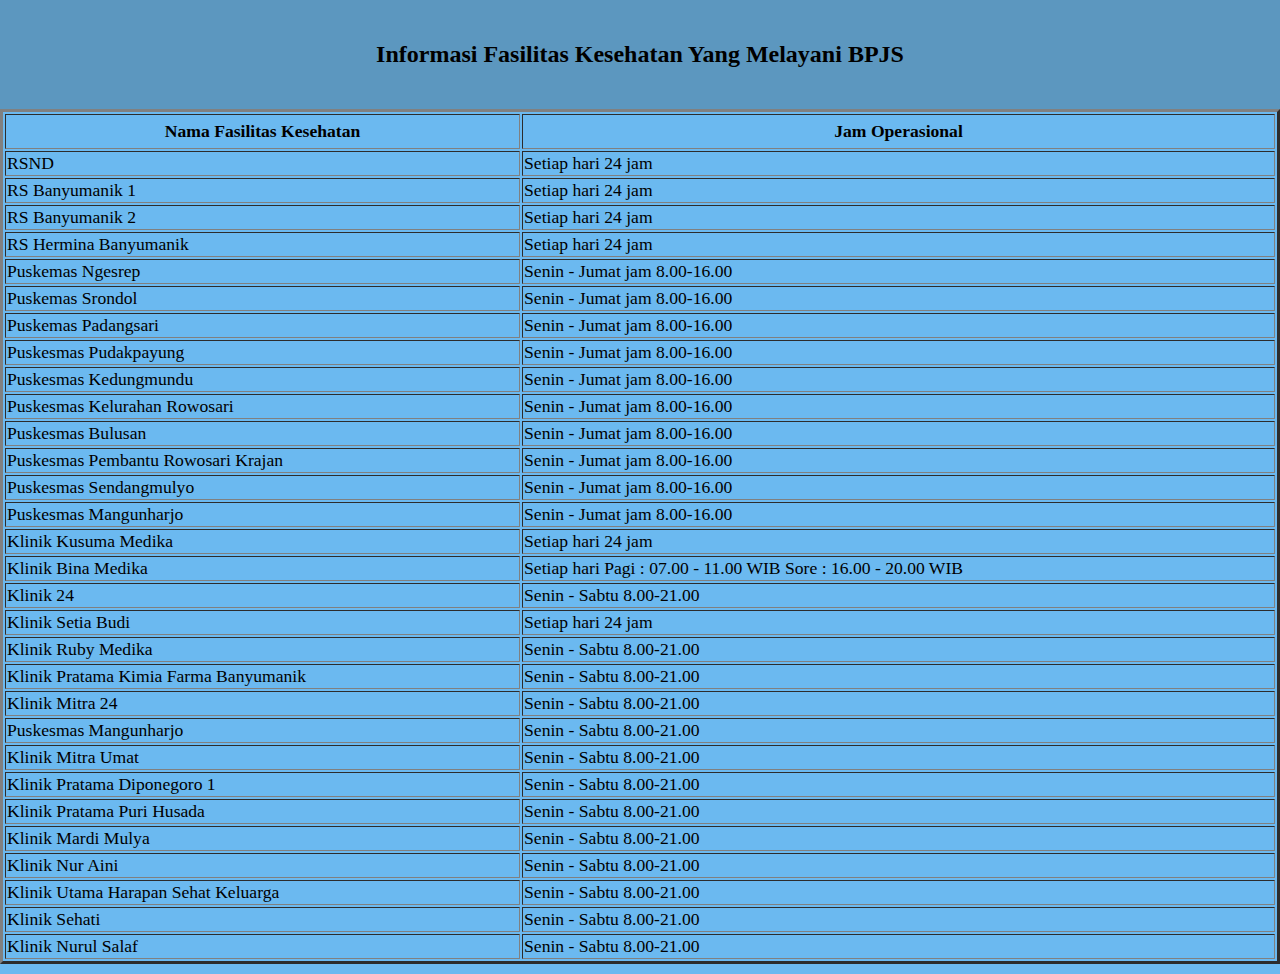
<file: Medilab/Jam.html>
<!DOCTYPE html>
<html lang="en">
  <head>
    <style>
      body {
        margin: 0;
        padding: 0;
        background-color: #6bb9f0; /* Mengatur warna latar belakang keseluruhan halaman */
      }

      .header {
        background-color: #5c97bf;
        text-align: center;
        padding: 25px 0;
      }

      h1 {
        color: black;
        font-size: 1.5rem;
      }
      /* Menambahkan gaya untuk elemen teks dalam tabel */
      table {
        font-size: 1.1rem; /* Menyesuaikan ukuran font sesuai yang Anda inginkan */
      }
      table th{
        padding: 6px; /* Memberikan ruang di sekitar teks dalam sel tabel */
        text-align: center; /* Mengatur teks dalam sel tabel menjadi rata kiri */
      table th,
      table td {
        padding: 8px; /* Memberikan ruang di sekitar teks dalam sel tabel */
        text-align: left; /* Mengatur teks dalam sel tabel menjadi rata kiri */
      }
    </style>
  </head>
  <body>
    <div class="header">
      <h1>Informasi Fasilitas Kesehatan Yang Melayani BPJS</h1>
    </div>

    <!-- Tabel RSND -->
    <!-- <div>
      Berikut merupakan informasi lebih detail mengenai Rumah Sakit Nasional
      Diponegoro:
    </div> -->
    <div>
      <table
        border="3"
        style="width: 100%; justify-content: center; margin-bottom: 10px"
      >
        <!-- Isi tabel RSND di sini -->
        <tr>
          <th>Nama Fasilitas Kesehatan</th>
          <th>Jam Operasional</th>
        </tr>
        <tr>
          <td>RSND</td>
          <td>Setiap hari 24 jam</td>
        </tr>
        <tr>
          <td>RS Banyumanik 1</td>
          <td>Setiap hari 24 jam</td>
        </tr>
        <tr>
          <td>RS Banyumanik 2</td>
          <td>Setiap hari 24 jam</td>
        </tr>
        <tr>
          <td>RS Hermina Banyumanik</td>
          <td>Setiap hari 24 jam</td>
        </tr>
        <tr>
          <td>Puskemas Ngesrep</td>
          <td>Senin - Jumat jam 8.00-16.00</td>
        </tr>
        <tr>
          <td>Puskemas Srondol</td>
          <td>Senin - Jumat jam 8.00-16.00</td>
        </tr>
        <tr>
          <td>Puskemas Padangsari</td>
          <td>Senin - Jumat jam 8.00-16.00</td>
        </tr>
        <tr>
          <td>Puskesmas Pudakpayung</td>
          <td>Senin - Jumat jam 8.00-16.00</td>
        </tr>
        <tr>
          <td>Puskesmas Kedungmundu</td>
          <td>Senin - Jumat jam 8.00-16.00</td>
        </tr>
        <tr>
          <td>Puskesmas Kelurahan Rowosari</td>
          <td>Senin - Jumat jam 8.00-16.00</td>
        </tr>
        <tr>
          <td>Puskesmas Bulusan</td>
          <td>Senin - Jumat jam 8.00-16.00</td>
        </tr>
        <tr>
          <td>Puskesmas Pembantu Rowosari Krajan</td>
          <td>Senin - Jumat jam 8.00-16.00</td>
        </tr>
        <tr>
          <td>Puskesmas Sendangmulyo</td>
          <td>Senin - Jumat jam 8.00-16.00</td>
        </tr>
        <tr>
          <td>Puskesmas Mangunharjo</td>
          <td>Senin - Jumat jam 8.00-16.00</td>
        </tr>
        <tr>
          <td>Klinik Kusuma Medika</td>
          <td>Setiap hari 24 jam</td>
        </tr>
        <tr>
          <td>Klinik Bina Medika</td>
          <td>Setiap hari Pagi : 07.00 - 11.00 WIB Sore : 16.00 - 20.00 WIB</td>
        </tr>
        <tr>
          <td>Klinik 24</td>
          <td>Senin - Sabtu 8.00-21.00</td>
        </tr>
        <tr>
          <td>Klinik Setia Budi</td>
          <td>Setiap hari 24 jam</td>
        </tr>
        <tr>
          <td>Klinik Ruby Medika</td>
          <td>Senin - Sabtu 8.00-21.00</td>
        </tr>
        <tr>
          <td>Klinik Pratama Kimia Farma Banyumanik</td>
          <td>Senin - Sabtu 8.00-21.00</td>
        </tr>
        <tr>
          <td>Klinik Mitra 24</td>
          <td>Senin - Sabtu 8.00-21.00</td>
        </tr>
        <tr>
          <td>Puskesmas Mangunharjo</td>
          <td>Senin - Sabtu 8.00-21.00</td>
        </tr>
        <tr>
          <td>Klinik Mitra Umat</td>
          <td>Senin - Sabtu 8.00-21.00</td>
        </tr>
        <tr>
          <td>Klinik Pratama Diponegoro 1</td>
          <td>Senin - Sabtu 8.00-21.00</td>
        </tr>
        <tr>
          <td>Klinik Pratama Puri Husada</td>
          <td>Senin - Sabtu 8.00-21.00</td>
        </tr>
        <tr>
          <td>Klinik Mardi Mulya</td>
          <td>Senin - Sabtu 8.00-21.00</td>
        </tr>
        <tr>
          <td>Klinik Nur Aini</td>
          <td>Senin - Sabtu 8.00-21.00</td>
        </tr>
        <tr>
          <td>Klinik Utama Harapan Sehat Keluarga</td>
          <td>Senin - Sabtu 8.00-21.00</td>
        </tr>
        <tr>
          <td>Klinik Sehati</td>
          <td>Senin - Sabtu 8.00-21.00</td>
        </tr>
        <tr>
          <td>Klinik Nurul Salaf</td>
          <td>Senin - Sabtu 8.00-21.00</td>
        </tr>
      </table>
    </div>
  </body>
</html>
</file>
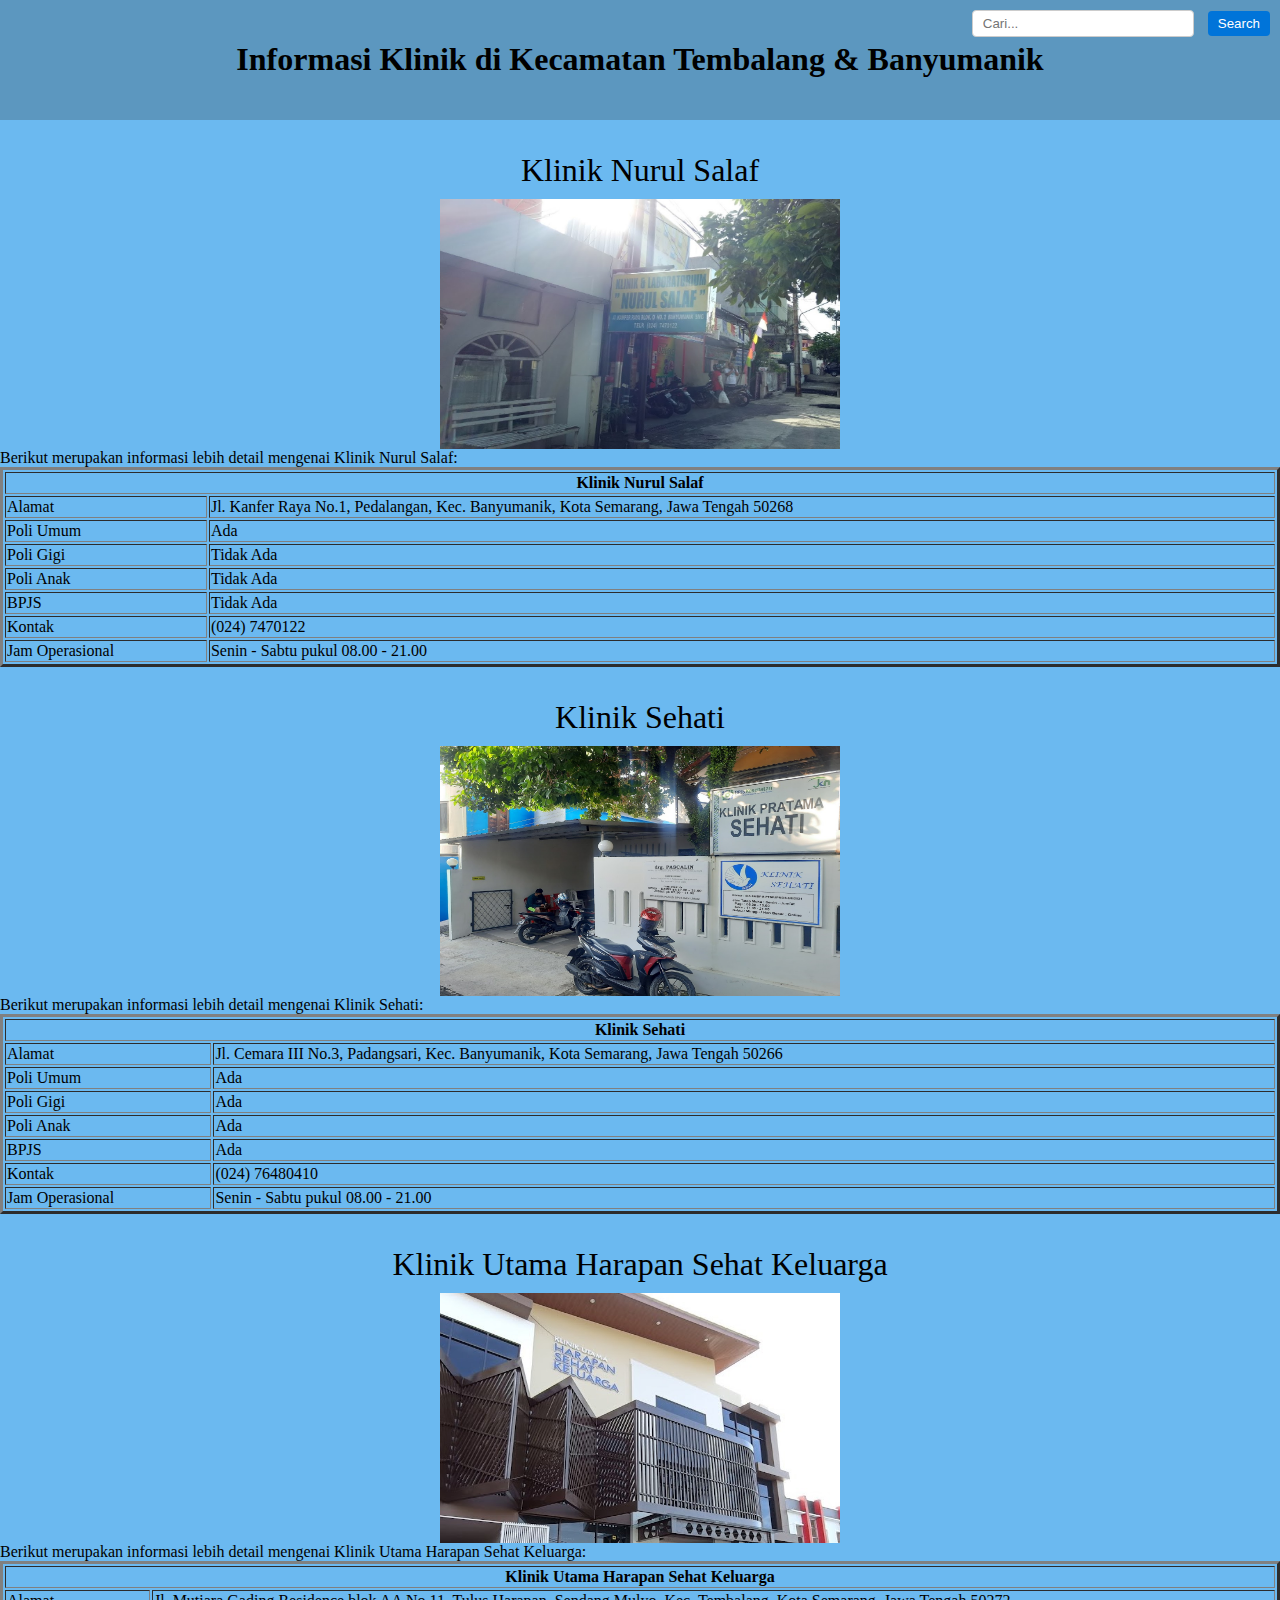
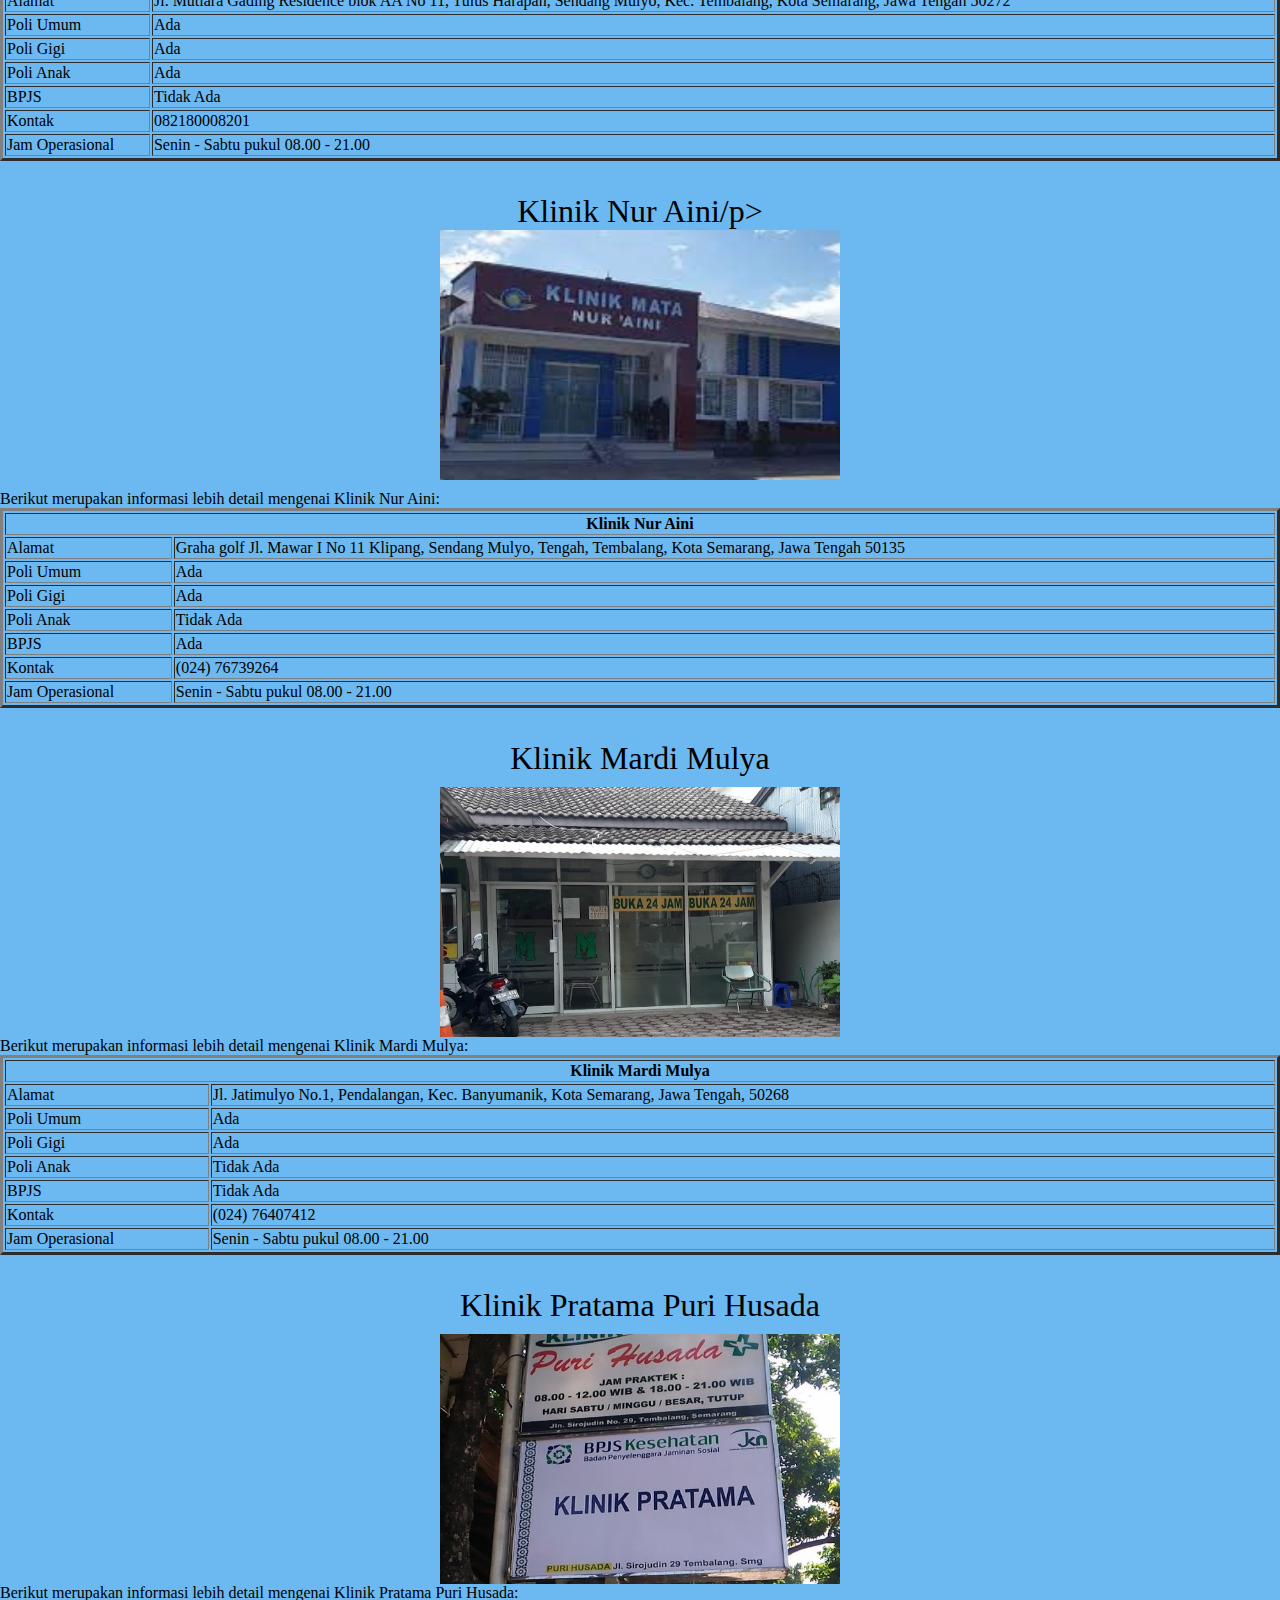
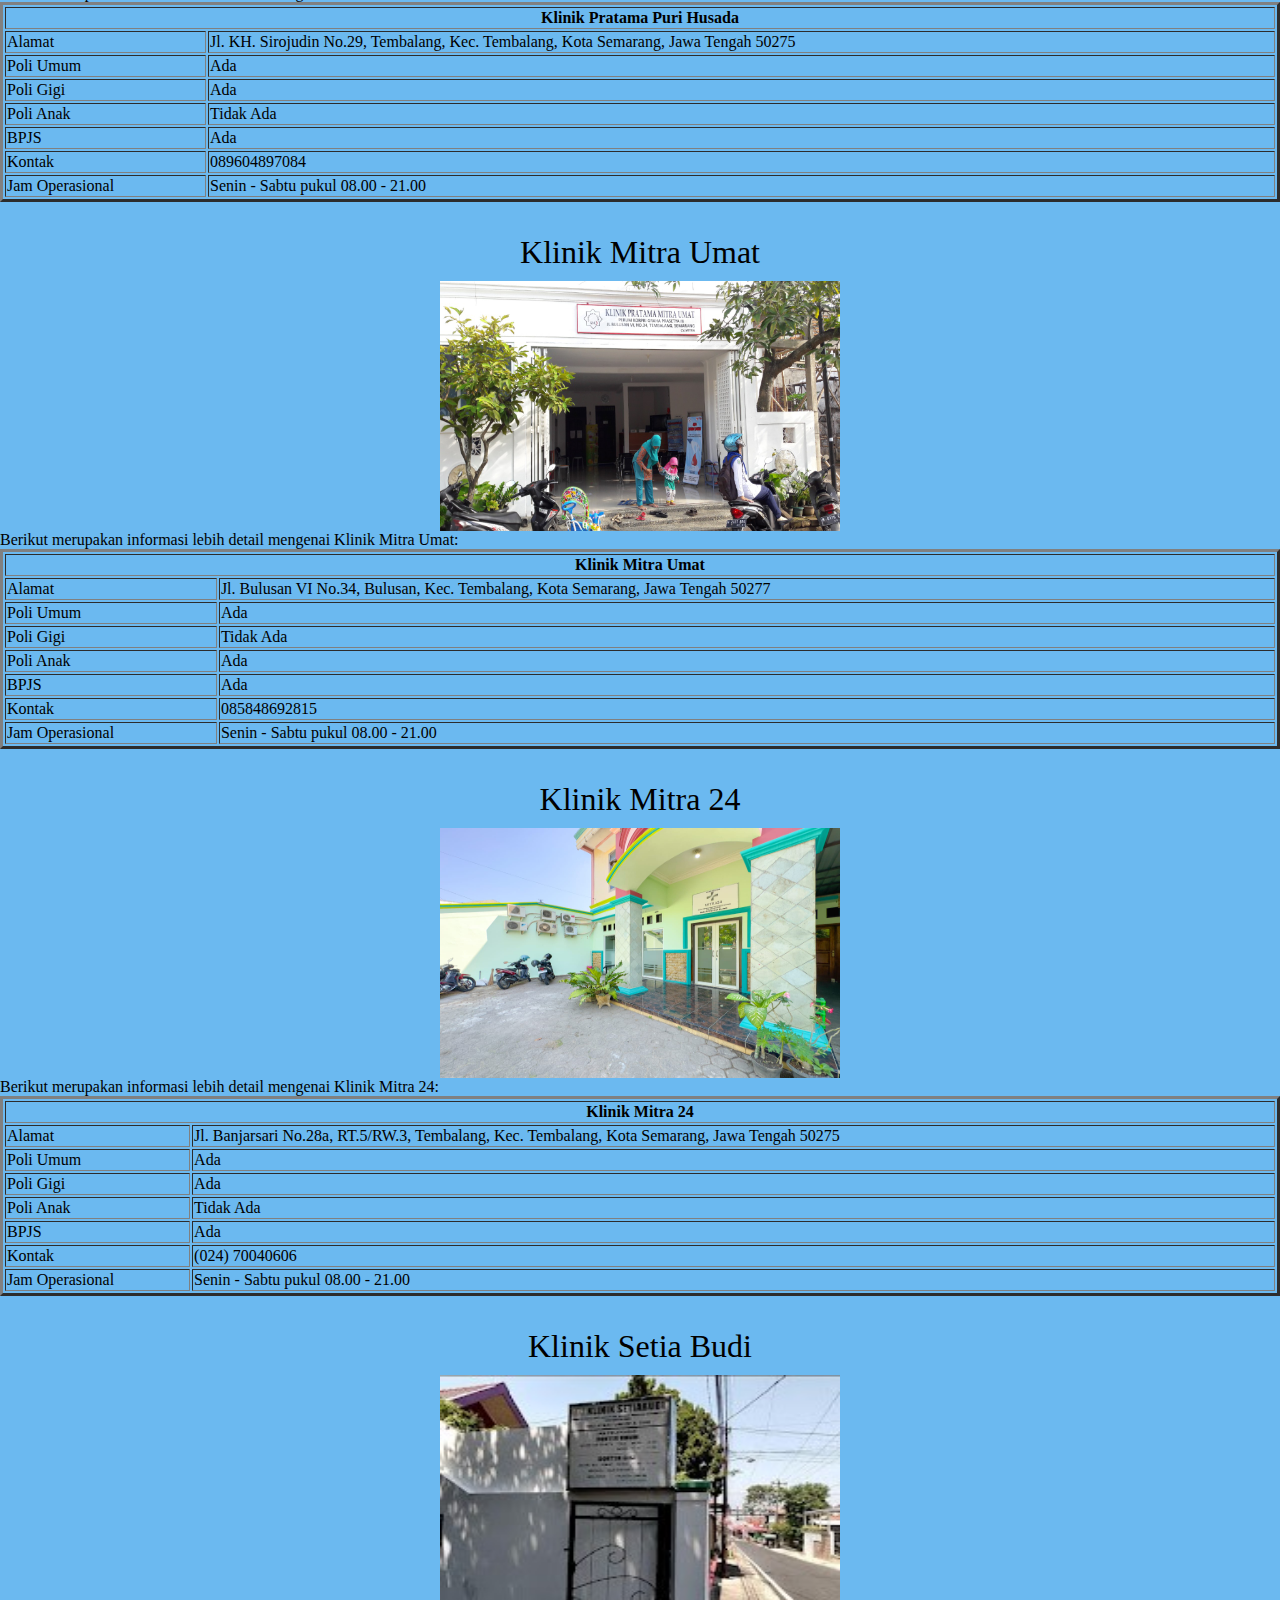
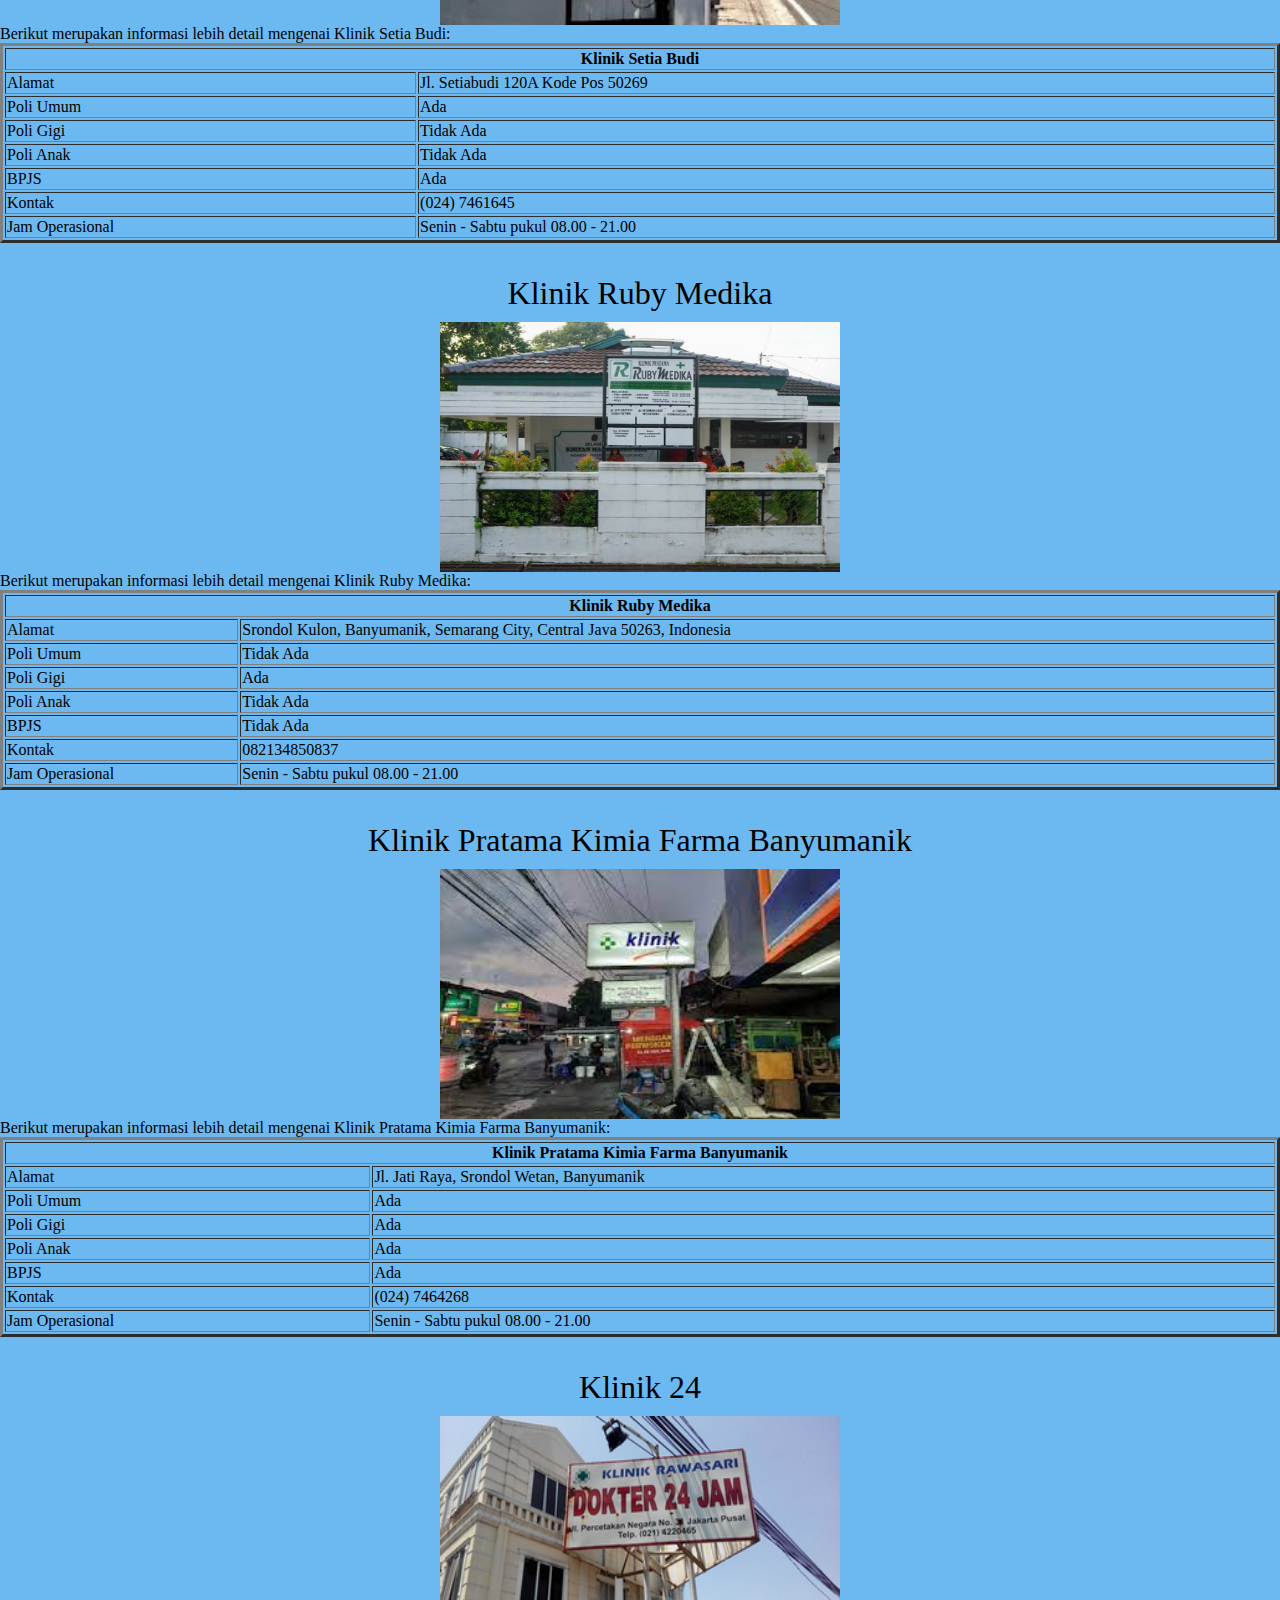
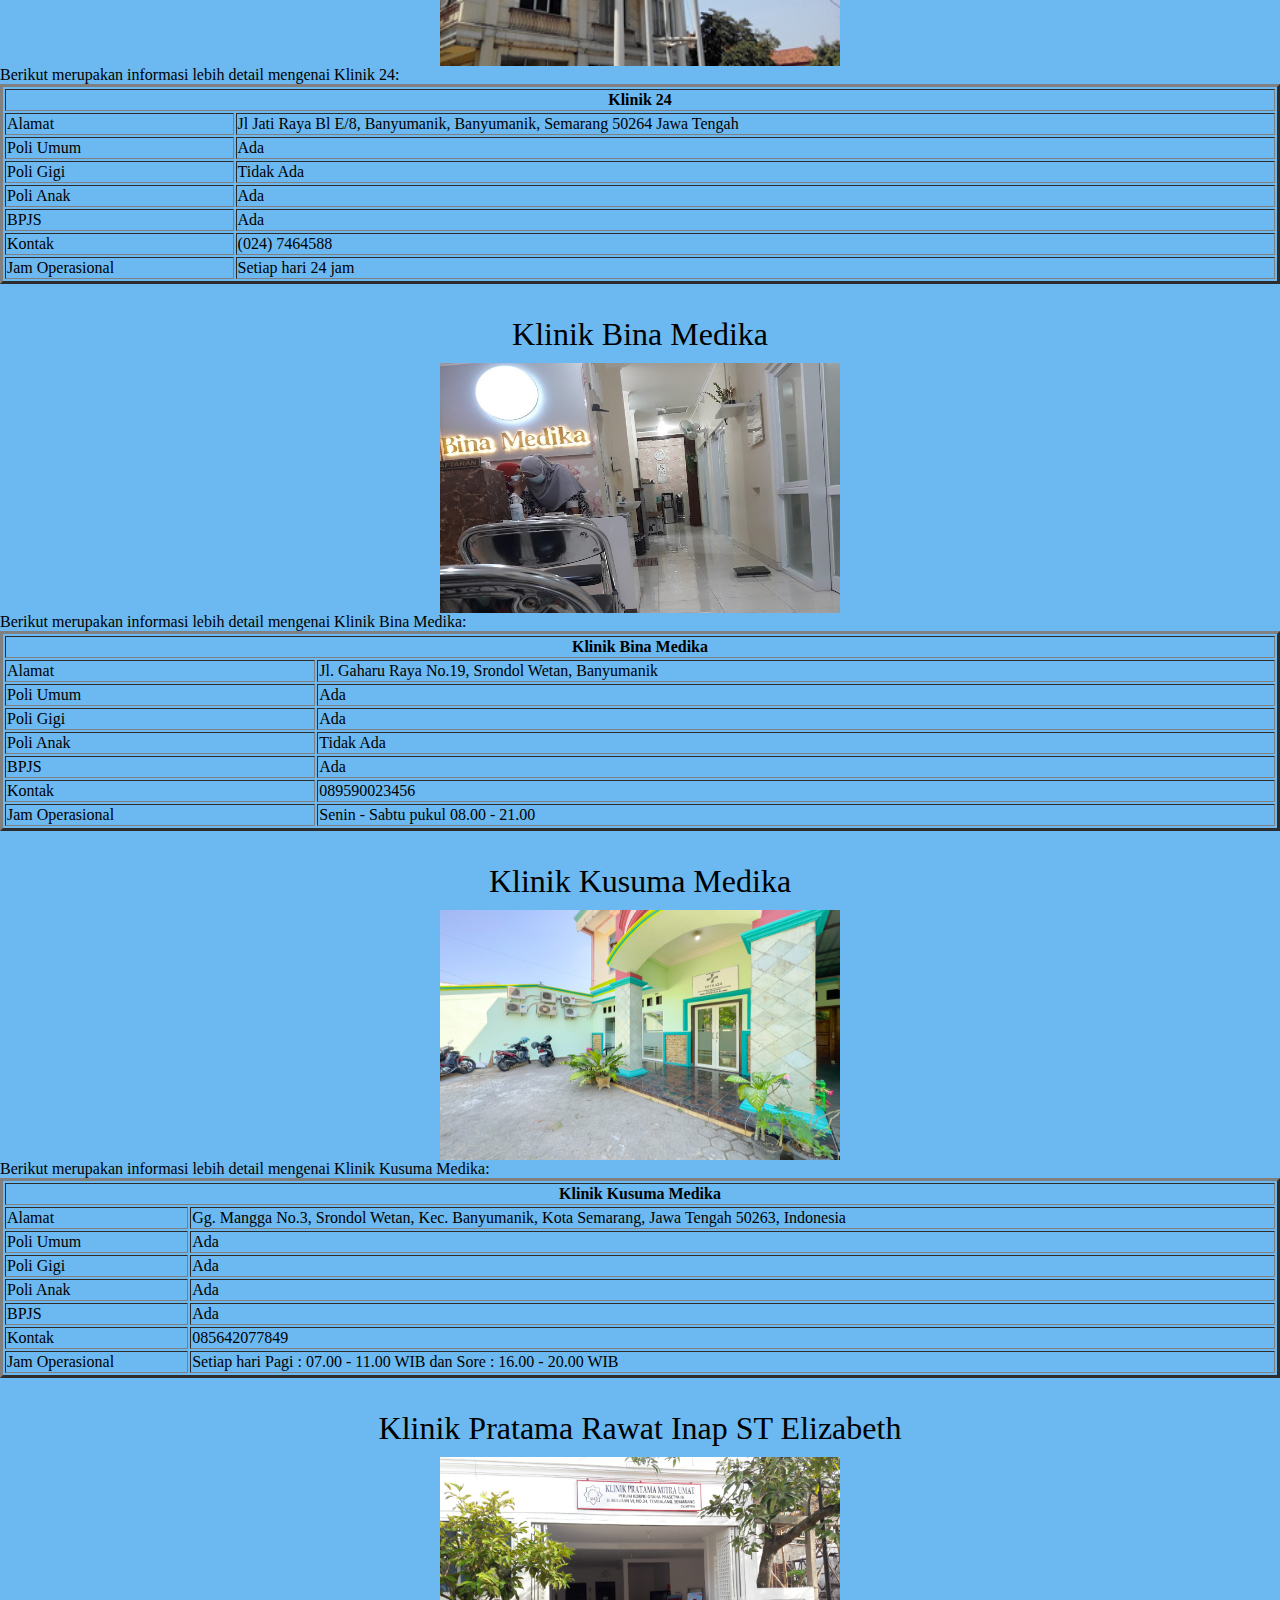
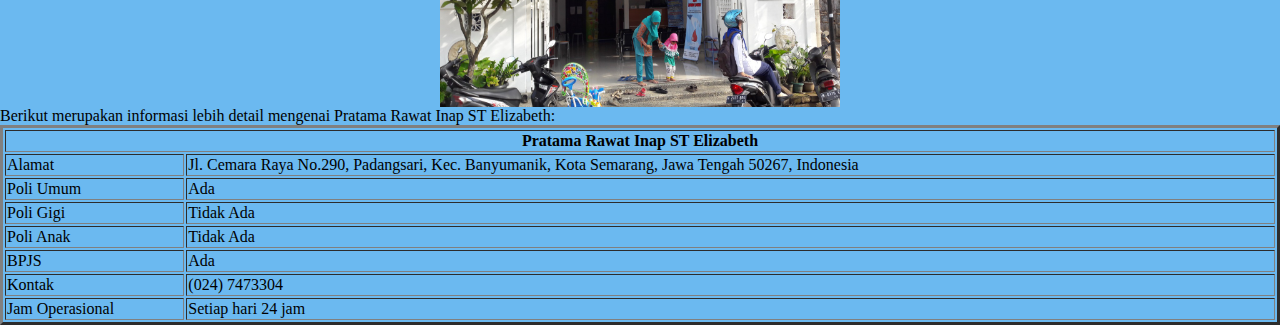
<file: Medilab/Klinik.html>
<!DOCTYPE html>
<html lang="en">
  <head>
    <style>
      body {
        margin: 0;
        padding: 0;
        background-color: #6bb9f0; /* Mengatur warna latar belakang keseluruhan halaman */
      }

      .header {
        background-color: #5c97bf;
        text-align: center;
        padding: 20px 0;
      }

      h1 {
        color: black;
        font-size: 2rem;
      }

      .centered-image {
        text-align: center;
      }

      img {
        width: 400px;
        height: 250px;
        display: block;
        margin: 0 auto;
      }

      .search-container {
        position: absolute;
        top: 10px;
        right: 10px;
      }

      .search-input {
        padding: 5px 10px;
        border: 1px solid #ccc;
        border-radius: 4px;
        margin-right: 10px;
        width: 200px;
      }

      .search-button {
        background-color: #0074d9;
        color: #fff;
        border: none;
        border-radius: 4px;
        padding: 5px 10px;
        cursor: pointer;
      }

      /* Gaya untuk kata "RSND" dan "RS Banyumanik 1" */
      .image-text {
        color: black;
        font-size: 2rem;
        text-align: center;
        margin-bottom: 10px; /* Memberikan sedikit ruang antara gambar dan teks "RSND" dan "RS Banyumanik 1" */
      }
    </style>
    <script>
      function search() {
        // Mendapatkan nilai pencarian dari input
        var searchTerm = document.getElementById("search-input").value;

        // Logika pemrosesan pencarian atau aksi yang sesuai dapat ditambahkan di sini
        // Contoh: window.location.href = 'https://example.com/search?q=' + searchTerm;

        alert("Anda mencari: " + searchTerm);
      }
    </script>
  </head>
  <body>
    <div class="header">
      <h1>Informasi Klinik di Kecamatan Tembalang & Banyumanik</h1>
    </div>

    <!-- Klinik Nurul Salaf -->
    <div class="centered-image">
      <p class="image-text">Klinik Nurul Salaf</p>
      <!-- Tambahkan kata "RSND" di atas gambar -->
      <img src="assets/img/Offline/Nurul Salaf.jpg" alt="Klinik Nurul Salaf" />
    </div>

    <!-- Form Pencarian -->
    <div class="search-container">
      <input
        type="text"
        id="search-input"
        class="search-input"
        placeholder="Cari..."
      />
      <button type="button" class="search-button" onclick="search()">
        Search
      </button>
    </div>

    <!-- Tabel Klinik Nurul Salaf -->
    <div>
      Berikut merupakan informasi lebih detail mengenai Klinik Nurul Salaf:
    </div>
    <div>
    <table border="3" style="width: 100%; justify-content: center;"
    <tr>
      <th colspan="2">Klinik Nurul Salaf</th>
    </tr>
    <tr>
      <td>Alamat</td>
      <td>Jl. Kanfer Raya No.1, Pedalangan, Kec. Banyumanik, Kota Semarang, Jawa Tengah 50268</td>
    </tr>
    <tr>
      <td>Poli Umum</td>
      <td>Ada</td>
    </tr>
    <tr>
      <td>Poli Gigi</td>
      <td>Tidak Ada</td>
    </tr>
    <tr>
      <td>Poli Anak</td>
      <td>Tidak Ada</td>
    </tr>
    <tr>
      <td>BPJS</td>
      <td>Tidak Ada</td>
    </tr>
    <tr>
      <td>Kontak</td>
      <td>(024) 7470122</td>
    </tr>
    <tr>
      <td>Jam Operasional</td>
      <td>Senin - Sabtu pukul 08.00 - 21.00</td>
    </tr>
        </div>
      </table>
    </div>

    <!-- Klinik Sehati -->
    <div class="rs-banyumanik">
      <p class="image-text">Klinik Sehati</p>
      <img src="assets/img/Offline/Klinik Sehati.jpg" alt="Klinik Sehati" />
    </div>

    <!-- Tabel Klinik Sehati -->
    <div>
      Berikut merupakan informasi lebih detail mengenai Klinik Sehati:
    </div>
    <div>
    <table border="3" style="width: 100%; justify-content: center;"
    <tr>
      <th colspan="2">Klinik Sehati</th>
    </tr>
    <tr>
      <td>Alamat</td>
      <td>Jl. Cemara III No.3, Padangsari, Kec. Banyumanik, Kota Semarang, Jawa Tengah 50266</td>
    </tr>
    <tr>
      <td>Poli Umum</td>
      <td>Ada</td>
    </tr>
    <tr>
      <td>Poli Gigi</td>
      <td>Ada</td>
    </tr>
    <tr>
      <td>Poli Anak</td>
      <td>Ada</td>
    </tr>
    <tr>
      <td>BPJS</td>
      <td>Ada</td>
    </tr>
    <tr>
      <td>Kontak</td>
      <td>(024) 76480410</td>
    </tr>
    <tr>
      <td>Jam Operasional</td>
      <td>Senin - Sabtu pukul 08.00 - 21.00</td>
    </tr>
        </div>
      </table>
    </div>

    <!-- Klinik Utama Harapan Sehat Keluarga -->
    <div class="rs-banyumanik">
      <p class="image-text">Klinik Utama Harapan Sehat Keluarga</p>
      <img src="assets/img/Offline/Klinik Utama Harapan Sehat Keluarga.jpg" alt="Klinik Utama Harapan Sehat Keluarga" />
    </div>

    <!-- Tabel Klinik Utama Harapan Sehat Keluarga -->
    <div>
      Berikut merupakan informasi lebih detail mengenai Klinik Utama Harapan Sehat Keluarga:
    </div>
    <div>
    <table border="3" style="width: 100%; justify-content: center;"
    <tr>
      <th colspan="2">Klinik Utama Harapan Sehat Keluarga</th>
    </tr>
    <tr>
      <td>Alamat</td>
      <td>Jl. Mutiara Gading Residence blok AA No 11, Tulus Harapan, Sendang Mulyo, Kec. Tembalang, Kota Semarang, Jawa Tengah 50272</td>
    </tr>
    <tr>
      <td>Poli Umum</td>
      <td>Ada</td>
    </tr>
    <tr>
      <td>Poli Gigi</td>
      <td>Ada</td>
    </tr>
    <tr>
      <td>Poli Anak</td>
      <td>Ada</td>
    </tr>
    <tr>
      <td>BPJS</td>
      <td>Tidak Ada</td>
    </tr>
    <tr>
      <td>Kontak</td>
      <td>082180008201</td>
    </tr>
    <tr>
      <td>Jam Operasional</td>
      <td>Senin - Sabtu pukul 08.00 - 21.00</td>
    </tr>
        </div>
      </table>
    </div>

        <!-- Klinik Nur Aini -->
        <div class="rs-banyumanik">
          <p class="image-text">Klinik Nur Aini/p>
          <img src="assets/img/Offline/Klinik Nur Aini.jpeg" alt="Klinik Nur Aini" />
        </div>
    
        <!-- Tabel Klinik Nur Aini -->
        <div>
          Berikut merupakan informasi lebih detail mengenai Klinik Nur Aini:
        </div>
        <div>
        <table border="3" style="width: 100%; justify-content: center;"
        <tr>
          <th colspan="2">Klinik Nur Aini</th>
        </tr>
        <tr>
          <td>Alamat</td>
          <td>Graha golf Jl. Mawar I No 11 Klipang, Sendang Mulyo, Tengah, Tembalang, Kota Semarang, Jawa Tengah 50135</td>
        </tr>
        <tr>
          <td>Poli Umum</td>
          <td>Ada</td>
        </tr>
        <tr>
          <td>Poli Gigi</td>
          <td>Ada</td>
        </tr>
        <tr>
          <td>Poli Anak</td>
          <td>Tidak Ada</td>
        </tr>
        <tr>
          <td>BPJS</td>
          <td>Ada</td>
        </tr>
        <tr>
          <td>Kontak</td>
          <td>(024) 76739264</td>
        </tr>
        <tr>
          <td>Jam Operasional</td>
          <td>Senin - Sabtu pukul 08.00 - 21.00</td>
        </tr>
            </div>
          </table>
        </div>

    <!-- Klinik Mardi Mulya -->
    <div class="rs-banyumanik">
      <p class="image-text">Klinik Mardi Mulya</p>
      <img src="assets/img/Offline/Mardi Mulya.jpg" alt="Klinik Mardi Mulya" />
    </div>

    <!-- Tabel Klinik Mardi Mulya -->
    <div>
      Berikut merupakan informasi lebih detail mengenai Klinik Mardi Mulya:
    </div>
    <div>
    <table border="3" style="width: 100%; justify-content: center;"
    <tr>
      <th colspan="2">Klinik Mardi Mulya</th>
    </tr>
    <tr>
      <td>Alamat</td>
      <td>Jl. Jatimulyo No.1, Pendalangan, Kec. Banyumanik, Kota Semarang, Jawa Tengah, 50268</td>
    </tr>
    <tr>
      <td>Poli Umum</td>
      <td>Ada</td>
    </tr>
    <tr>
      <td>Poli Gigi</td>
      <td>Ada</td>
    </tr>
    <tr>
      <td>Poli Anak</td>
      <td>Tidak Ada</td>
    </tr>
    <tr>
      <td>BPJS</td>
      <td>Tidak Ada</td>
    </tr>
    <tr>
      <td>Kontak</td>
      <td>(024) 76407412</td>
    </tr>
    <tr>
      <td>Jam Operasional</td>
      <td>Senin - Sabtu pukul 08.00 - 21.00</td>
    </tr>
        </div>
      </table>
    </div>

        <!-- Klinik Pratama Puri Husada -->
        <div class="rs-banyumanik">
          <p class="image-text">Klinik Pratama Puri Husada</p>
          <img src="assets/img/Offline/Klinik Pratama Puri Husada.jpg" alt="Klinik Pratama Puri Husada" />
        </div>
    
        <!-- Tabel Klinik Pratama Puri Husada -->
        <div>
          Berikut merupakan informasi lebih detail mengenai Klinik Pratama Puri Husada:
        </div>
        <div>
        <table border="3" style="width: 100%; justify-content: center;"
        <tr>
          <th colspan="2">Klinik Pratama Puri Husada</th>
        </tr>
        <tr>
          <td>Alamat</td>
          <td>Jl. KH. Sirojudin No.29, Tembalang, Kec. Tembalang, Kota Semarang, Jawa Tengah 50275</td>
        </tr>
        <tr>
          <td>Poli Umum</td>
          <td>Ada</td>
        </tr>
        <tr>
          <td>Poli Gigi</td>
          <td>Ada</td>
        </tr>
        <tr>
          <td>Poli Anak</td>
          <td>Tidak Ada</td>
        </tr>
        <tr>
          <td>BPJS</td>
          <td>Ada</td>
        </tr>
        <tr>
          <td>Kontak</td>
          <td>089604897084</td>
        </tr>
        <tr>
          <td>Jam Operasional</td>
          <td>Senin - Sabtu pukul 08.00 - 21.00</td>
        </tr>
            </div>
          </table>
        </div>

    <!-- Klinik Mitra Umat -->
    <div class="rs-banyumanik">
      <p class="image-text">Klinik Mitra Umat</p>
      <img src="assets/img/Offline/Klinik mitra umat.jpeg" alt="Klinik Mitra Umat" />
    </div>

    <!-- Tabel Klinik Pratama Diponegoro 1 -->
    <div>
      Berikut merupakan informasi lebih detail mengenai Klinik Mitra Umat:
    </div>
    <div>
    <table border="3" style="width: 100%; justify-content: center;"
    <tr>
      <th colspan="2">Klinik Mitra Umat</th>
    </tr>
    <tr>
      <td>Alamat</td>
      <td>Jl. Bulusan VI No.34, Bulusan, Kec. Tembalang, Kota Semarang, Jawa Tengah 50277</td>
    </tr>
    <tr>
      <td>Poli Umum</td>
      <td>Ada</td>
    </tr>
    <tr>
      <td>Poli Gigi</td>
      <td>Tidak Ada</td>
    </tr>
    <tr>
      <td>Poli Anak</td>
      <td>Ada</td>
    </tr>
    <tr>
      <td>BPJS</td>
      <td>Ada</td>
    </tr>
    <tr>
      <td>Kontak</td>
      <td>085848692815</td>
    </tr>
    <tr>
      <td>Jam Operasional</td>
      <td>Senin - Sabtu pukul 08.00 - 21.00</td>
    </tr>
        </div>
      </table>
    </div>

    <!-- Klinik Mitra 24 -->
    <div class="rs-banyumanik">
      <p class="image-text">Klinik Mitra 24</p>
      <img src="assets/img/Offline/Mitra 24.jpg" alt="Klinik Mitra 24" />
    </div>

    <!-- Tabel Klinik Mitra 24 -->
    <div>
      Berikut merupakan informasi lebih detail mengenai Klinik Mitra 24:
    </div>
    <div>
    <table border="3" style="width: 100%; justify-content: center;"
    <tr>
      <th colspan="2">Klinik Mitra 24</th>
    </tr>
    <tr>
      <td>Alamat</td>
      <td>Jl. Banjarsari No.28a, RT.5/RW.3, Tembalang, Kec. Tembalang, Kota Semarang, Jawa Tengah 50275</td>
    </tr>
    <tr>
      <td>Poli Umum</td>
      <td>Ada</td>
    </tr>
    <tr>
      <td>Poli Gigi</td>
      <td>Ada</td>
    </tr>
    <tr>
      <td>Poli Anak</td>
      <td>Tidak Ada</td>
    </tr>
    <tr>
      <td>BPJS</td>
      <td>Ada</td>
    </tr>
    <tr>
      <td>Kontak</td>
      <td>(024) 70040606</td>
    </tr>
    <tr>
      <td>Jam Operasional</td>
      <td>Senin - Sabtu pukul 08.00 - 21.00</td>
    </tr>
        </div>
      </table>
    </div>

    <!-- Klinik Setia Budi -->
    <div class="rs-banyumanik">
      <p class="image-text">Klinik Setia Budi</p>
      <img src="assets/img/Offline/Klinik Setia Budi.jpeg" alt="Klinik Setia Budi" />
    </div>

    <!-- Tabel Klinik Setia Budi -->
    <div>
      Berikut merupakan informasi lebih detail mengenai Klinik Setia Budi:
    </div>
    <div>
    <table border="3" style="width: 100%; justify-content: center;"
    <tr>
      <th colspan="2">Klinik Setia Budi</th>
    </tr>
    <tr>
      <td>Alamat</td>
      <td>Jl. Setiabudi 120A Kode Pos 50269</td>
    </tr>
    <tr>
      <td>Poli Umum</td>
      <td>Ada</td>
    </tr>
    <tr>
      <td>Poli Gigi</td>
      <td>Tidak Ada</td>
    </tr>
    <tr>
      <td>Poli Anak</td>
      <td>Tidak Ada</td>
    </tr>
    <tr>
      <td>BPJS</td>
      <td>Ada</td>
    </tr>
    <tr>
      <td>Kontak</td>
      <td>(024) 7461645</td>
    </tr>
    <tr>
      <td>Jam Operasional</td>
      <td>Senin - Sabtu pukul 08.00 - 21.00</td>
    </tr>
        </div>
      </table>
    </div>

    <!-- Klinik Ruby Medika -->
    <div class="rs-banyumanik">
      <p class="image-text">Klinik Ruby Medika</p>
      <img src="assets/img/Offline/Klinik Ruby Medika.jpg" alt="Klinik Ruby Medika" />
    </div>

    <!-- Tabel Klinik Ruby Medika -->
    <div>
      Berikut merupakan informasi lebih detail mengenai Klinik Ruby Medika:
    </div>
    <div>
    <table border="3" style="width: 100%; justify-content: center;"
    <tr>
      <th colspan="2">Klinik Ruby Medika</th>
    </tr>
    <tr>
      <td>Alamat</td>
      <td>Srondol Kulon, Banyumanik, Semarang City, Central Java 50263, Indonesia</td>
    </tr>
    <tr>
      <td>Poli Umum</td>
      <td>Tidak Ada</td>
    </tr>
    <tr>
      <td>Poli Gigi</td>
      <td>Ada</td>
    </tr>
    <tr>
      <td>Poli Anak</td>
      <td>Tidak Ada</td>
    </tr>
    <tr>
      <td>BPJS</td>
      <td>Tidak Ada</td>
    </tr>
    <tr>
      <td>Kontak</td>
      <td>082134850837</td>
    </tr>
    <tr>
      <td>Jam Operasional</td>
      <td>Senin - Sabtu pukul 08.00 - 21.00</td>
    </tr>
        </div>
      </table>
    </div>

    <!-- Klinik Pratama Kimia Farma Banyumanik -->
    <div class="rs-banyumanik">
      <p class="image-text">Klinik Pratama Kimia Farma Banyumanik</p>
      <img src="assets/img/Offline/Pratama Kimia Farma Banyumanik.jpeg" alt="Klinik Pratama Kimia Farma Banyumanik" />
    </div>

    <!-- Tabel Klinik Pratama Diponegoro 1 -->
    <div>
      Berikut merupakan informasi lebih detail mengenai Klinik Pratama Kimia Farma Banyumanik:
    </div>
    <div>
    <table border="3" style="width: 100%; justify-content: center;"
    <tr>
      <th colspan="2">Klinik Pratama Kimia Farma Banyumanik</th>
    </tr>
    <tr>
      <td>Alamat</td>
      <td>Jl. Jati Raya, Srondol Wetan, Banyumanik</td>
    </tr>
    <tr>
      <td>Poli Umum</td>
      <td>Ada</td>
    </tr>
    <tr>
      <td>Poli Gigi</td>
      <td>Ada</td>
    </tr>
    <tr>
      <td>Poli Anak</td>
      <td>Ada</td>
    </tr>
    <tr>
      <td>BPJS</td>
      <td>Ada</td>
    </tr>
    <tr>
      <td>Kontak</td>
      <td>(024) 7464268</td>
    </tr>
    <tr>
      <td>Jam Operasional</td>
      <td>Senin - Sabtu pukul 08.00 - 21.00</td>
    </tr>
        </div>
      </table>
    </div>

    <!-- Klinik 24 -->
    <div class="rs-banyumanik">
      <p class="image-text">Klinik 24</p>
      <img src="assets/img/Offline/klinik 24.jpeg" alt="Klinik 24" />
    </div>

    <!-- Tabel Klinik 24 -->
    <div>
      Berikut merupakan informasi lebih detail mengenai Klinik 24:
    </div>
    <div>
    <table border="3" style="width: 100%; justify-content: center;"
    <tr>
      <th colspan="2">Klinik 24</th>
    </tr>
    <tr>
      <td>Alamat</td>
      <td>Jl Jati Raya Bl E/8, Banyumanik, Banyumanik, Semarang 50264 Jawa Tengah</td>
    </tr>
    <tr>
      <td>Poli Umum</td>
      <td>Ada</td>
    </tr>
    <tr>
      <td>Poli Gigi</td>
      <td>Tidak Ada</td>
    </tr>
    <tr>
      <td>Poli Anak</td>
      <td>Ada</td>
    </tr>
    <tr>
      <td>BPJS</td>
      <td>Ada</td>
    </tr>
    <tr>
      <td>Kontak</td>
      <td>(024) 7464588</td>
    </tr>
    <tr>
      <td>Jam Operasional</td>
      <td>Setiap hari 24 jam</td>
    </tr>
        </div>
      </table>
    </div>

    <!-- Klinik Bina Medika -->
    <div class="rs-banyumanik">
      <p class="image-text">Klinik Bina Medika</p>
      <img src="assets/img/Offline/Klinik Bina Medika.jpg" alt="Klinik Bina Medika" />
    </div>

    <!-- Tabel Klinik Pratama Diponegoro 1 -->
    <div>
      Berikut merupakan informasi lebih detail mengenai Klinik Bina Medika:
    </div>
    <div>
    <table border="3" style="width: 100%; justify-content: center;"
    <tr>
      <th colspan="2">Klinik Bina Medika</th>
    </tr>
    <tr>
      <td>Alamat</td>
      <td>Jl. Gaharu Raya No.19, Srondol Wetan, Banyumanik</td>
    </tr>
    <tr>
      <td>Poli Umum</td>
      <td>Ada</td>
    </tr>
    <tr>
      <td>Poli Gigi</td>
      <td>Ada</td>
    </tr>
    <tr>
      <td>Poli Anak</td>
      <td>Tidak Ada</td>
    </tr>
    <tr>
      <td>BPJS</td>
      <td>Ada</td>
    </tr>
    <tr>
      <td>Kontak</td>
      <td>089590023456</td>
    </tr>
    <tr>
      <td>Jam Operasional</td>
      <td>Senin - Sabtu pukul 08.00 - 21.00</td>
    </tr>
        </div>
      </table>
    </div>

    <!-- Klinik Kusuma Medika -->
    <div class="rs-banyumanik">
      <p class="image-text">Klinik Kusuma Medika</p>
      <img src="assets/img/Offline/Mitra 24.jpg" alt="Klinik Kusuma Medika" />
    </div>

    <!-- Tabel Klinik Pratama Diponegoro 1 -->
    <div>
      Berikut merupakan informasi lebih detail mengenai Klinik Kusuma Medika:
    </div>
    <div>
    <table border="3" style="width: 100%; justify-content: center;"
    <tr>
      <th colspan="2">Klinik Kusuma Medika</th>
    </tr>
    <tr>
      <td>Alamat</td>
      <td>Gg. Mangga No.3, Srondol Wetan, Kec. Banyumanik, Kota Semarang, Jawa Tengah 50263, Indonesia</td>
    </tr>
    <tr>
      <td>Poli Umum</td>
      <td>Ada</td>
    </tr>
    <tr>
      <td>Poli Gigi</td>
      <td>Ada</td>
    </tr>
    <tr>
      <td>Poli Anak</td>
      <td>Ada</td>
    </tr>
    <tr>
      <td>BPJS</td>
      <td>Ada</td>
    </tr>
    <tr>
      <td>Kontak</td>
      <td>085642077849</td>
    </tr>
    <tr>
      <td>Jam Operasional</td>
      <td>Setiap hari Pagi : 07.00 - 11.00 WIB dan Sore : 16.00 - 20.00 WIB </td>
    </tr>
        </div>
      </table>
    </div>

    <!-- Klinik Pratama Rawat Inap ST Elizabeth -->
    <div class="rs-banyumanik">
      <p class="image-text">Klinik Pratama Rawat Inap ST Elizabeth</p>
      <img src="assets/img/Offline/Klinik mitra umat.jpeg" alt="Klinik Pratama Rawat Inap ST Elizabeth" />
    </div>

    <!-- Tabel Pratama Rawat Inap ST Elizabeth -->
    <div>
      Berikut merupakan informasi lebih detail mengenai Pratama Rawat Inap ST Elizabeth:
    </div>
    <div>
    <table border="3" style="width: 100%; justify-content: center;"
    <tr>
      <th colspan="2">Pratama Rawat Inap ST Elizabeth</th>
    </tr>
    <tr>
      <td>Alamat</td>
      <td>Jl. Cemara Raya No.290, Padangsari, Kec. Banyumanik, Kota Semarang, Jawa Tengah 50267, Indonesia</td>
    </tr>
    <tr>
      <td>Poli Umum</td>
      <td>Ada</td>
    </tr>
    <tr>
      <td>Poli Gigi</td>
      <td>Tidak Ada</td>
    </tr>
    <tr>
      <td>Poli Anak</td>
      <td>Tidak Ada</td>
    </tr>
    <tr>
      <td>BPJS</td>
      <td>Ada</td>
    </tr>
    <tr>
      <td>Kontak</td>
      <td>(024) 7473304</td>
    </tr>
    <tr>
      <td>Jam Operasional</td>
      <td>Setiap hari 24 jam </td>
    </tr>
        </div>
      </table>
    </div>

  </body>
</html>
</file>
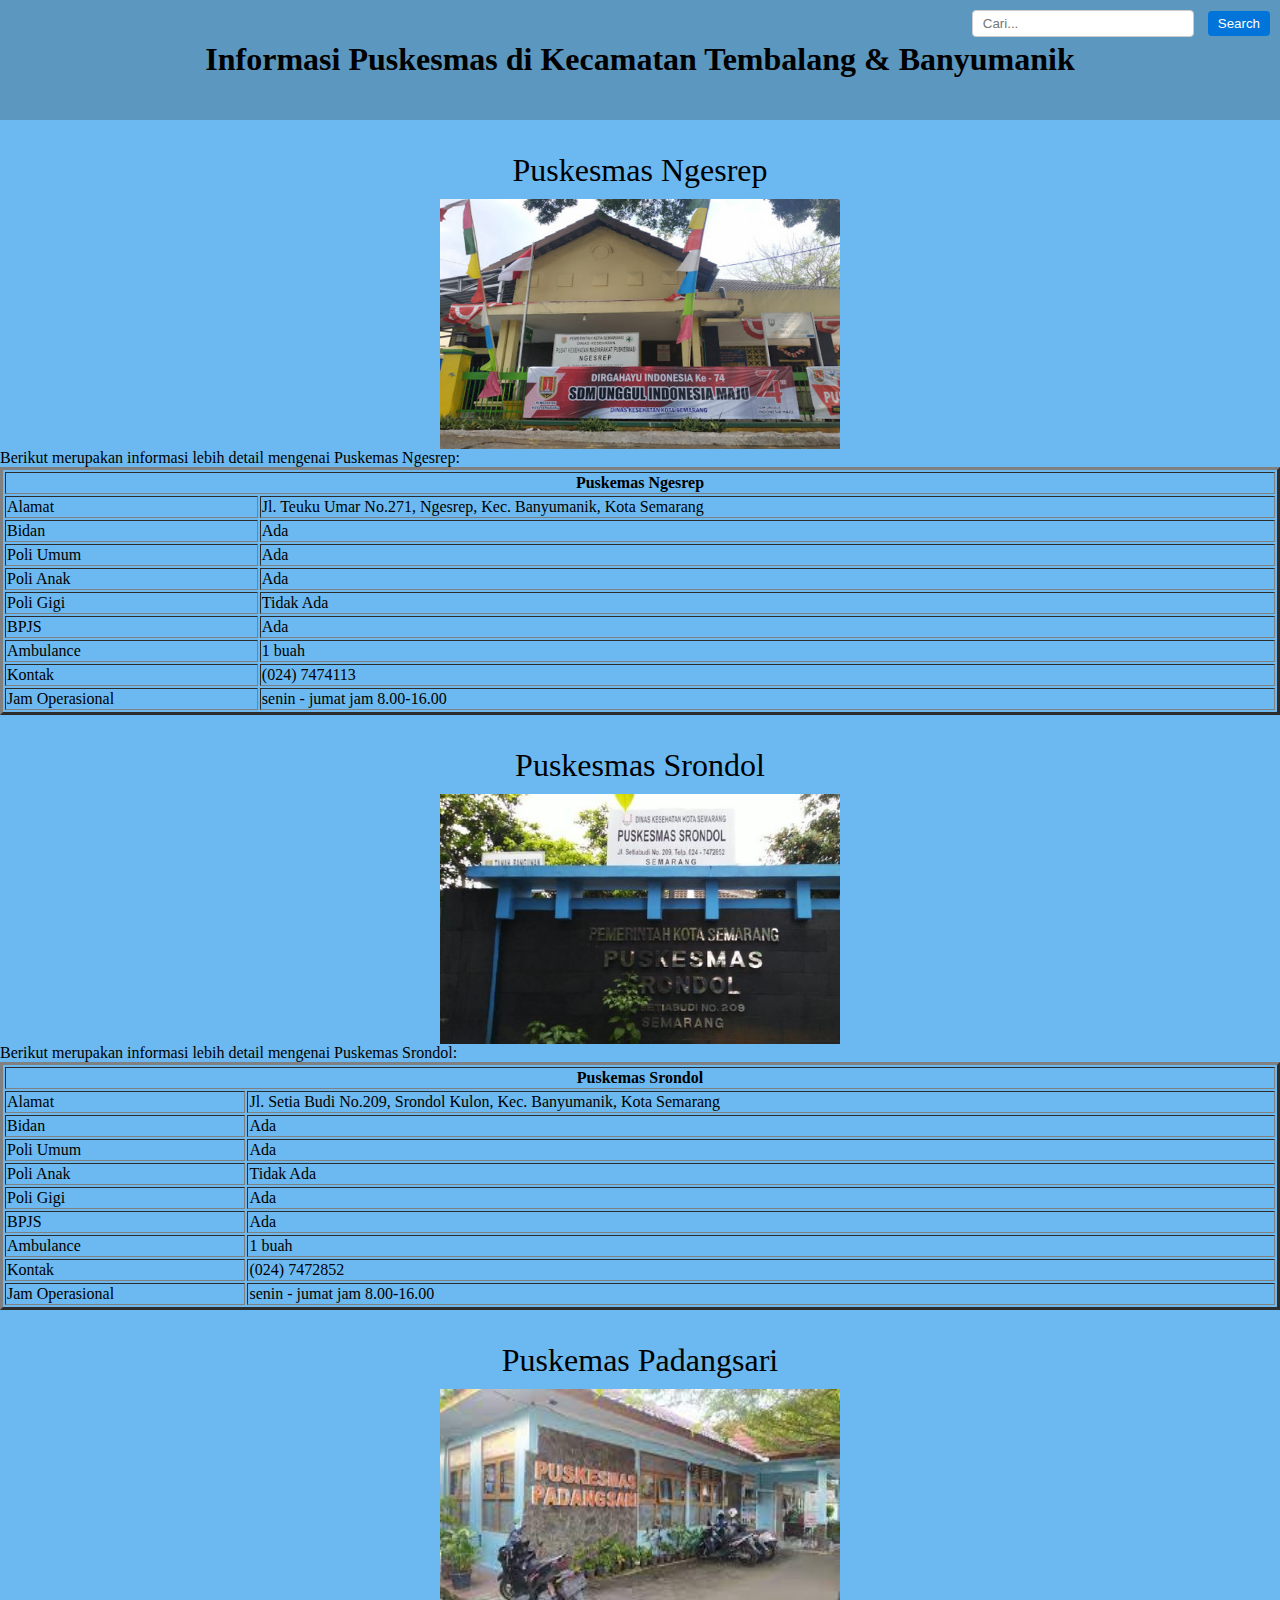
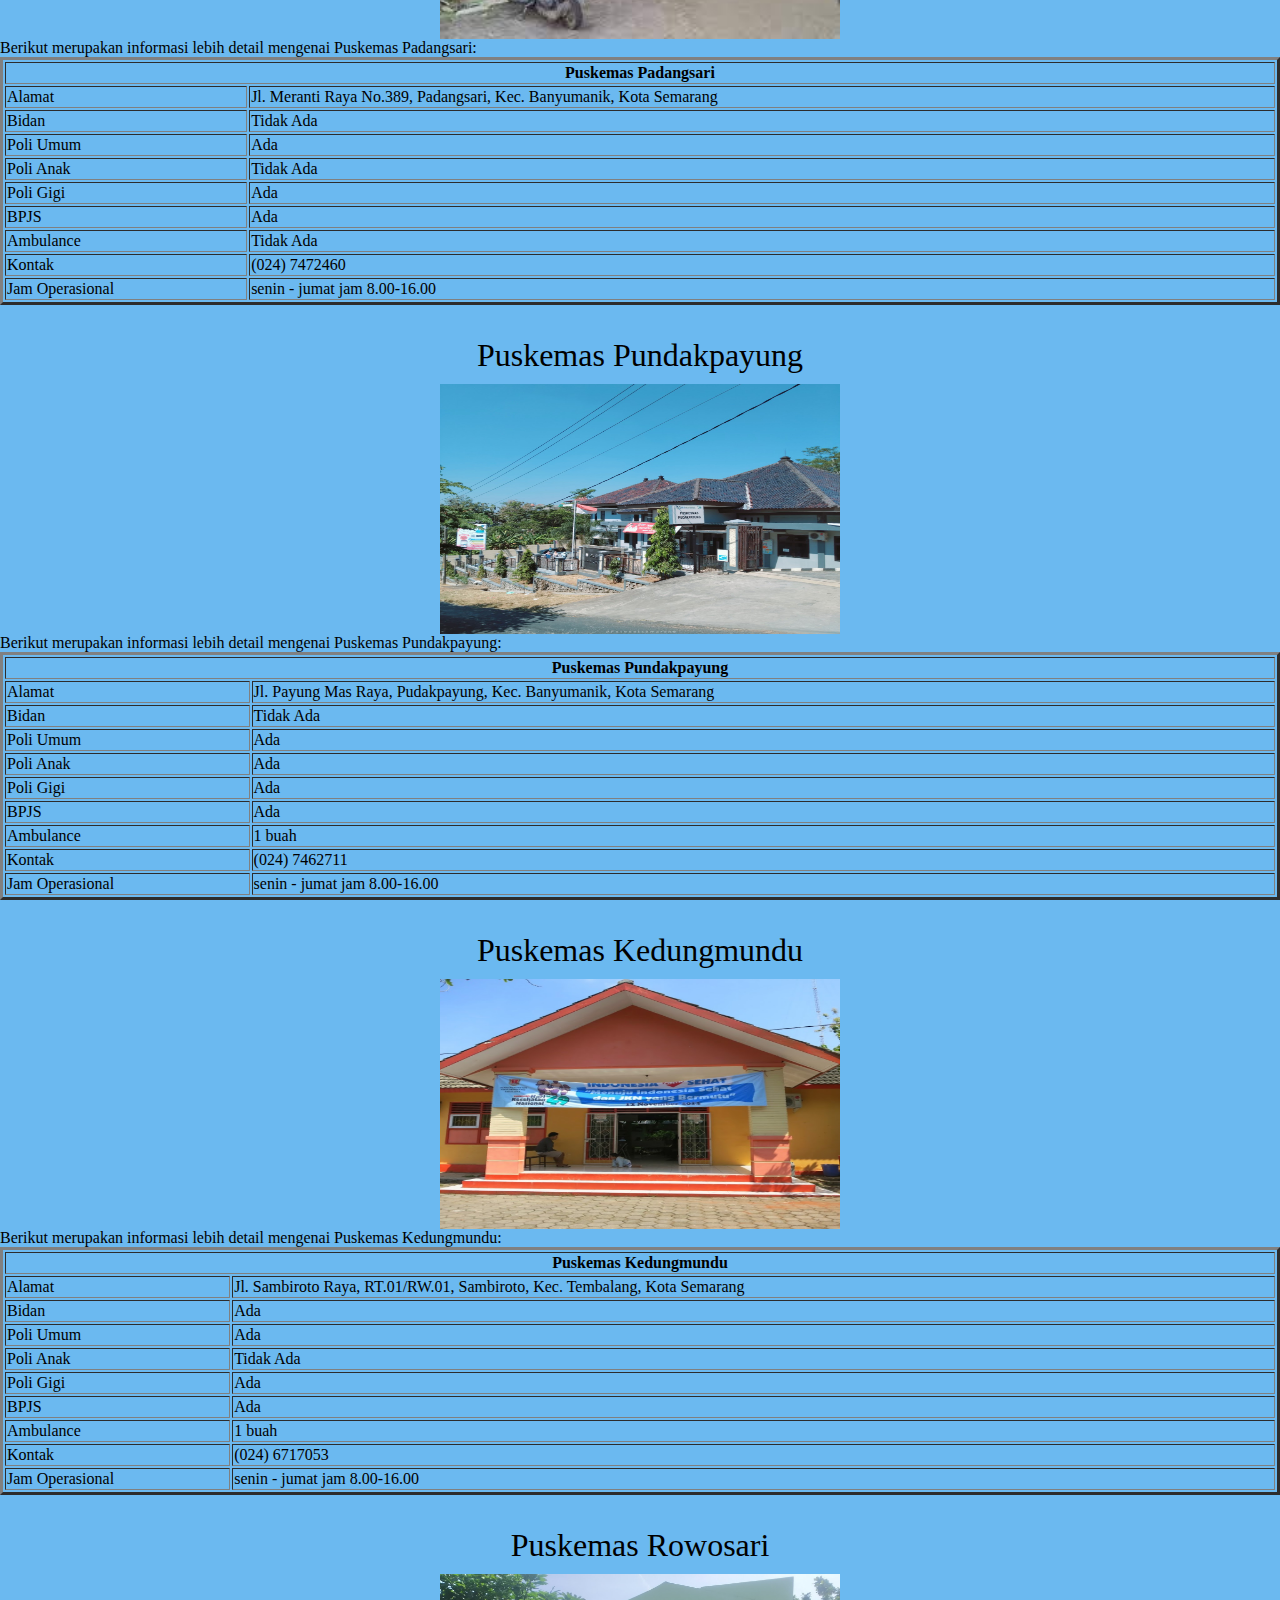
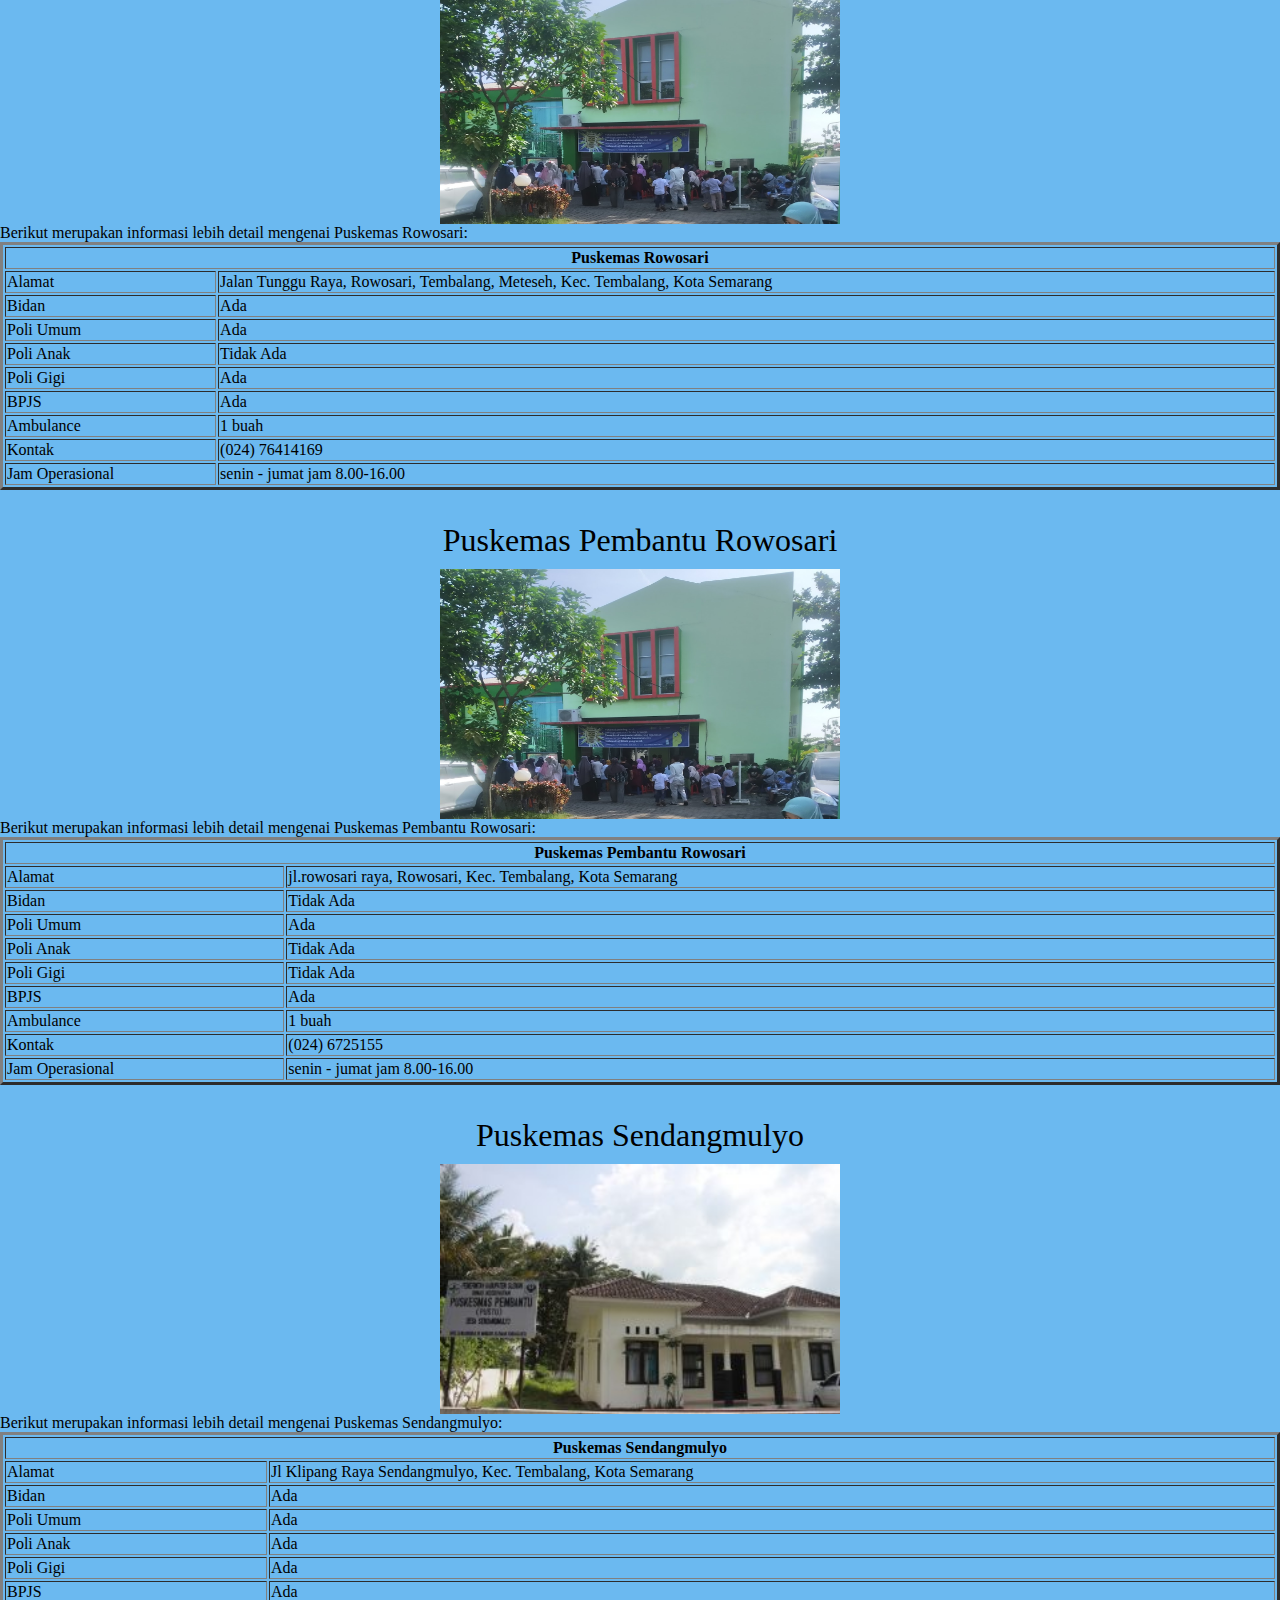
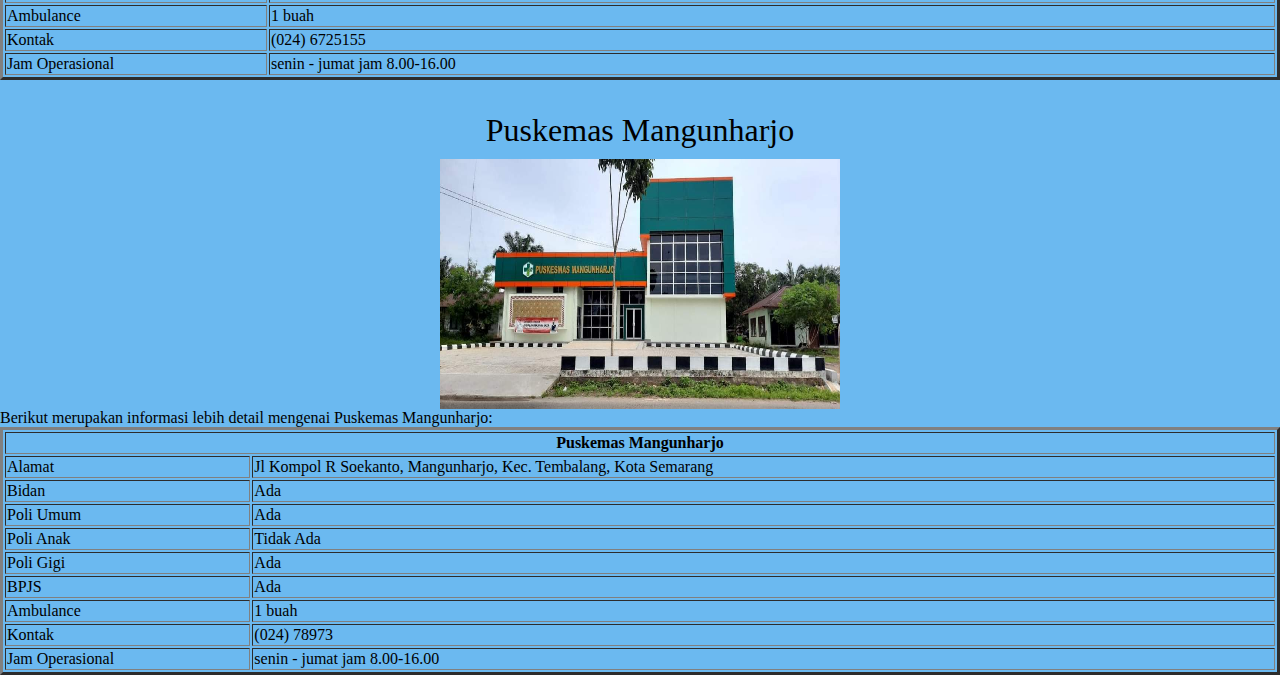
<file: Medilab/Puskesmas.html>
<!DOCTYPE html>
<html lang="en">
  <head>
    <style>
      body {
        margin: 0;
        padding: 0;
        background-color: #6bb9f0; /* Mengatur warna latar belakang keseluruhan halaman */
      }

      .header {
        background-color: #5c97bf;
        text-align: center;
        padding: 20px 0;
      }

      h1 {
        color: black;
        font-size: 2rem;
      }

      .centered-image {
        text-align: center;
      }

      img {
        width: 400px;
        height: 250px;
        display: block;
        margin: 0 auto;
      }

      .search-container {
        position: absolute;
        top: 10px;
        right: 10px;
      }

      .search-input {
        padding: 5px 10px;
        border: 1px solid #ccc;
        border-radius: 4px;
        margin-right: 10px;
        width: 200px;
      }

      .search-button {
        background-color: #0074d9;
        color: #fff;
        border: none;
        border-radius: 4px;
        padding: 5px 10px;
        cursor: pointer;
      }

      /* Gaya untuk kata "RSND" dan "RS Banyumanik 1" */
      .image-text {
        color: black;
        font-size: 2rem;
        text-align: center;
        margin-bottom: 10px; /* Memberikan sedikit ruang antara gambar dan teks "RSND" dan "RS Banyumanik 1" */
      }
    </style>
    <script>
      function search() {
        // Mendapatkan nilai pencarian dari input
        var searchTerm = document.getElementById("search-input").value;

        // Logika pemrosesan pencarian atau aksi yang sesuai dapat ditambahkan di sini
        // Contoh: window.location.href = 'https://example.com/search?q=' + searchTerm;

        alert("Anda mencari: " + searchTerm);
      }
    </script>
  </head>
  <body>
    <div class="header">
      <h1>Informasi Puskesmas di Kecamatan Tembalang & Banyumanik</h1>
    </div>

    <!-- Puskesmas Ngesrep -->
    <div class="centered-image">
      <p class="image-text">Puskesmas Ngesrep</p>
      <img src="assets/img/Offline/FOTO PUSKESMAS/Puskesmas ngesrep.jpg" alt="Puskesmas Ngesrep" />
    </div>

    <!-- Form Pencarian -->
    <div class="search-container">
      <input
        type="text"
        id="search-input"
        class="search-input"
        placeholder="Cari..."
      />
      <button type="button" class="search-button" onclick="search()">
        Search
      </button>
    </div>

    <!-- Puskesmas Ngesrep-->
    <div>
      Berikut merupakan informasi lebih detail mengenai Puskemas Ngesrep:
    </div>
    <div>
    <table border="3" style="width: 100%; justify-content: center;"
    <tr>
      <th colspan="2">Puskemas Ngesrep</th>
    </tr>
    <tr>
      <td>Alamat</td>
      <td>Jl. Teuku Umar No.271, Ngesrep, Kec. Banyumanik, Kota Semarang</td>
    </tr>
    <tr>
      <td>Bidan</td>
      <td>Ada</td>
    </tr>
    <tr>
      <td>Poli Umum</td>
      <td>Ada</td>
    </tr>
    <tr>
      <td>Poli Anak</td>
      <td>Ada</td>
    </tr>
    <tr>
      <td>Poli Gigi</td>
      <td> Tidak Ada</td>
    </tr>
    <tr>
      <td>BPJS</td>
      <td>Ada</td>
    </tr>
    <tr>
      <td>Ambulance</td>
      <td>1 buah</td>
    </tr>
    <tr>
      <td>Kontak</td>
      <td>(024) 7474113</td>
    </tr>
    <tr>
      <td>Jam Operasional</td>
      <td>senin - jumat jam 8.00-16.00 </td>
    </tr>
  </div>
</table>
</div>

    <!-- Puskesmas Srondol -->
    <div class="rs-banyumanik">
      <p class="image-text">Puskesmas Srondol</p>
      <img src="assets/img/Offline/FOTO PUSKESMAS/Puskesmas Srondol.jpeg" alt="Puskesmas Srondol" />
    </div>

    <!-- Puskesmas Srondol -->
    <div>
      Berikut merupakan informasi lebih detail mengenai Puskemas Srondol:
    </div>
    <div>
    <table border="3" style="width: 100%; justify-content: center;"
    <tr>
      <th colspan="2">Puskemas Srondol</th>
    </tr>
    <tr>
      <td>Alamat</td>
      <td>Jl. Setia Budi No.209, Srondol Kulon, Kec. Banyumanik, Kota Semarang</td>
    </tr>
    <tr>
      <td>Bidan</td>
      <td>Ada</td>
    </tr>
    <tr>
      <td>Poli Umum</td>
      <td>Ada</td>
    </tr>
    <tr>
      <td>Poli Anak</td>
      <td>Tidak Ada</td>
    </tr>
    <tr>
      <td>Poli Gigi</td>
      <td>Ada</td>
    </tr>
    <tr>
      <td>BPJS</td>
      <td>Ada</td>
    </tr>
    <tr>
      <td>Ambulance</td>
      <td>1 buah</td>
    </tr>
    <tr>
      <td>Kontak</td>
      <td>(024) 7472852</td>
    </tr>
    <tr>
      <td>Jam Operasional</td>
      <td>senin - jumat jam 8.00-16.00 </td>
    </tr>
        </div>
      </table>
    </div>

        <!-- Puskemas Padangsari -->
        <div class="rs-banyumanik">
          <p class="image-text">Puskemas Padangsari</p>
          <img src="assets/img/Offline/FOTO PUSKESMAS/puskesmas padangsari.jpeg" alt="Puskemas Padangsari" />
        </div>
    
        <!-- Tabel Puskemas Padangsari -->
  
        <div>
          Berikut merupakan informasi lebih detail mengenai Puskemas Padangsari:
        </div>
        <div>
        <table border="3" style="width: 100%; justify-content: center;"
        <tr>
          <th colspan="2">Puskemas Padangsari</th>
        </tr>
        <tr>
          <td>Alamat</td>
          <td>Jl. Meranti Raya No.389, Padangsari, Kec. Banyumanik, Kota Semarang</td>
        </tr>
        <tr>
          <td>Bidan</td>
          <td>Tidak Ada</td>
        </tr>
        <tr>
          <td>Poli Umum</td>
          <td>Ada</td>
        </tr>
        <tr>
          <td>Poli Anak</td>
          <td>Tidak Ada</td>
        </tr>
        <tr>
          <td>Poli Gigi</td>
          <td>Ada</td>
        </tr>
        <tr>
          <td>BPJS</td>
          <td>Ada</td>
        </tr>
        <tr>
          <td>Ambulance</td>
          <td>Tidak Ada</td>
        </tr>
        <tr>
          <td>Kontak</td>
          <td>(024) 7472460</td>
        </tr>
        <tr>
          <td>Jam Operasional</td>
          <td>senin - jumat jam 8.00-16.00 </td>
        </tr>
            </div>
          </table>
        </div>

        <!-- Puskemas Pundakpayung -->
        <div class="rs-banyumanik">
          <p class="image-text">Puskemas Pundakpayung</p>
          <img src="assets/img/Offline/FOTO PUSKESMAS/Puskesmas Pudakpayung.jpg" alt="Puskemas Pundakpayung" />
        </div>
    
        <!-- Tabel Puskemas Pundakpayung -->
        <div>
          Berikut merupakan informasi lebih detail mengenai Puskemas Pundakpayung:
        </div>
        <div>
        <table border="3" style="width: 100%; justify-content: center;"
        <tr>
          <th colspan="2">Puskemas Pundakpayung</th>
        </tr>
        <tr>
          <td>Alamat</td>
          <td>Jl. Payung Mas Raya, Pudakpayung, Kec. Banyumanik, Kota Semarang</td>
        </tr>
        <tr>
          <td>Bidan</td>
          <td>Tidak Ada</td>
        </tr>
        <tr>
          <td>Poli Umum</td>
          <td>Ada</td>
        </tr>
        <tr>
          <td>Poli Anak</td>
          <td>Ada</td>
        </tr>
        <tr>
          <td>Poli Gigi</td>
          <td>Ada</td>
        </tr>
        <tr>
          <td>BPJS</td>
          <td>Ada</td>
        </tr>
        <tr>
          <td>Ambulance</td>
          <td>1 buah</td>
        </tr>
        <tr>
          <td>Kontak</td>
          <td>(024) 7462711</td>
        </tr>
        <tr>
          <td>Jam Operasional</td>
          <td>senin - jumat jam 8.00-16.00 </td>
        </tr>
            </div>
          </table>
        </div>
            

        <!-- Puskemas Kedungmundu -->
        <div class="rs-banyumanik">
          <p class="image-text">Puskemas Kedungmundu</p>
          <img src="assets/img/Offline/FOTO PUSKESMAS/Puskesmas kedungmundu.jpg" alt="Puskemas Kedungmundu" />
        </div>
    
        <!-- Tabel Puskemas Kedungmundu -->
        <div>
          Berikut merupakan informasi lebih detail mengenai Puskemas Kedungmundu:
        </div>
        <div>
        <table border="3" style="width: 100%; justify-content: center;"
        <tr>
          <th colspan="2">Puskemas Kedungmundu</th>
        </tr>
        <tr>
          <td>Alamat</td>
          <td>Jl. Sambiroto Raya, RT.01/RW.01, Sambiroto, Kec. Tembalang, Kota Semarang</td>
        </tr>
        <tr>
          <td>Bidan</td>
          <td>Ada</td>
        </tr>
        <tr>
          <td>Poli Umum</td>
          <td>Ada</td>
        </tr>
        <tr>
          <td>Poli Anak</td>
          <td>Tidak Ada</td>
        </tr>
        <tr>
          <td>Poli Gigi</td>
          <td>Ada</td>
        </tr>
        <tr>
          <td>BPJS</td>
          <td>Ada</td>
        </tr>
        <tr>
          <td>Ambulance</td>
          <td>1 buah</td>
        </tr>
        <tr>
          <td>Kontak</td>
          <td>(024) 6717053</td>
        </tr>
        <tr>
          <td>Jam Operasional</td>
          <td>senin - jumat jam 8.00-16.00 </td>
        </tr>
            </div>
          </table>
        </div>

        
        <!-- Puskemas Rowosari -->
        <div class="rs-banyumanik">
          <p class="image-text">Puskemas Rowosari</p>
          <img src="assets/img/Offline/FOTO PUSKESMAS/Puskesmas Pembantu Rowosari.jpg" alt="Puskemas Rowosari" />
        </div>
    
        <!-- Tabel Puskemas Rowosari -->
        <div>
          Berikut merupakan informasi lebih detail mengenai Puskemas Rowosari:
        </div>
        <div>
        <table border="3" style="width: 100%; justify-content: center;"
        <tr>
          <th colspan="2">Puskemas Rowosari</th>
        </tr>
        <tr>
          <td>Alamat</td>
          <td>Jalan Tunggu Raya, Rowosari, Tembalang, Meteseh, Kec. Tembalang, Kota Semarang</td>
        </tr>
        <tr>
          <td>Bidan</td>
          <td>Ada</td>
        </tr>
        <tr>
          <td>Poli Umum</td>
          <td>Ada</td>
        </tr>
        <tr>
          <td>Poli Anak</td>
          <td>Tidak Ada</td>
        </tr>
        <tr>
          <td>Poli Gigi</td>
          <td>Ada</td>
        </tr>
        <tr>
          <td>BPJS</td>
          <td>Ada</td>
        </tr>
        <tr>
          <td>Ambulance</td>
          <td>1 buah</td>
        </tr>
        <tr>
          <td>Kontak</td>
          <td>(024) 76414169</td>
        </tr>
        <tr>
          <td>Jam Operasional</td>
          <td>senin - jumat jam 8.00-16.00 </td>
        </tr>
            </div>
          </table>
        </div>

        
        <!-- Puskemas Pembantu Rowosari -->
        <div class="rs-banyumanik">
          <p class="image-text">Puskemas Pembantu Rowosari</p>
          <img src="assets/img/Offline/FOTO PUSKESMAS/Puskesmas Pembantu Rowosari.jpg" alt="Puskemas Pembantu Rowosari" />
        </div>
    
        <!-- Tabel Puskemas Pembantu Rowosari -->
        <div>
          Berikut merupakan informasi lebih detail mengenai Puskemas Pembantu Rowosari:
        </div>
        <div>
        <table border="3" style="width: 100%; justify-content: center;"
        <tr>
          <th colspan="2">Puskemas Pembantu Rowosari</th>
        </tr>
        <tr>
          <td>Alamat</td>
          <td>jl.rowosari raya, Rowosari, Kec. Tembalang, Kota Semarang</td>
        </tr>
        <tr>
          <td>Bidan</td>
          <td>Tidak Ada</td>
        </tr>
        <tr>
          <td>Poli Umum</td>
          <td>Ada</td>
        </tr>
        <tr>
          <td>Poli Anak</td>
          <td>Tidak Ada</td>
        </tr>
        <tr>
          <td>Poli Gigi</td>
          <td> Tidak Ada</td>
        </tr>
        <tr>
          <td>BPJS</td>
          <td>Ada</td>
        </tr>
        <tr>
          <td>Ambulance</td>
          <td>1 buah</td>
        </tr>
        <tr>
          <td>Kontak</td>
          <td>(024) 6725155</td>
        </tr>
        <tr>
          <td>Jam Operasional</td>
          <td>senin - jumat jam 8.00-16.00 </td>
        </tr>
            </div>
          </table>
        </div>

        
        <!-- Puskemas Sendangmulyo -->
        <div class="rs-banyumanik">
          <p class="image-text">Puskemas Sendangmulyo</p>
          <img src="assets/img/Offline/FOTO PUSKESMAS/Puskesmas Sendangmulyo.jpg" alt="Puskemas Sendangmulyo" />
        </div>
    
        <!-- Tabel Puskemas Sendangmulyo -->
        <div>
          Berikut merupakan informasi lebih detail mengenai Puskemas Sendangmulyo:
        </div>
        <div>
        <table border="3" style="width: 100%; justify-content: center;"
        <tr>
          <th colspan="2">Puskemas Sendangmulyo</th>
        </tr>
        <tr>
          <td>Alamat</td>
          <td>Jl Klipang Raya Sendangmulyo, Kec. Tembalang, Kota Semarang</td>
        </tr>
        <tr>
          <td>Bidan</td>
          <td>Ada</td>
        </tr>
        <tr>
          <td>Poli Umum</td>
          <td>Ada</td>
        </tr>
        <tr>
          <td>Poli Anak</td>
          <td>Ada</td>
        </tr>
        <tr>
          <td>Poli Gigi</td>
          <td>Ada</td>
        </tr>
        <tr>
          <td>BPJS</td>
          <td>Ada</td>
        </tr>
        <tr>
          <td>Ambulance</td>
          <td>1 buah</td>
        </tr>
        <tr>
          <td>Kontak</td>
          <td>(024) 6725155</td>
        </tr>
        <tr>
          <td>Jam Operasional</td>
          <td>senin - jumat jam 8.00-16.00 </td>
        </tr>
            </div>
          </table>
        </div>

        
        <!-- Puskemas Mangunharjo -->
        <div class="rs-banyumanik">
          <p class="image-text">Puskemas Mangunharjo</p>
          <img src="assets/img/Offline/FOTO PUSKESMAS/puskesmas mangunharjo.jpeg" alt="Puskemas Mangunharjo" />
        </div>
    
        <!-- Tabel Puskemas Mangunharjo -->
        <div>
          Berikut merupakan informasi lebih detail mengenai Puskemas Mangunharjo:
        </div>
        <div>
        <table border="3" style="width: 100%; justify-content: center;"
        <tr>
          <th colspan="2">Puskemas Mangunharjo</th>
        </tr>
        <tr>
          <td>Alamat</td>
          <td>Jl Kompol R Soekanto, Mangunharjo, Kec. Tembalang, Kota Semarang</td>
        </tr>
        <tr>
          <td>Bidan</td>
          <td>Ada</td>
        </tr>
        <tr>
          <td>Poli Umum</td>
          <td>Ada</td>
        </tr>
        <tr>
          <td>Poli Anak</td>
          <td>Tidak Ada</td>
        </tr>
        <tr>
          <td>Poli Gigi</td>
          <td>Ada</td>
        </tr>
        <tr>
          <td>BPJS</td>
          <td>Ada</td>
        </tr>
        <tr>
          <td>Ambulance</td>
          <td>1 buah</td>
        </tr>
        <tr>
          <td>Kontak</td>
          <td>(024) 78973</td>
        </tr>
        <tr>
          <td>Jam Operasional</td>
          <td>senin - jumat jam 8.00-16.00 </td>
        </tr>
            </div>
          </table>
        </div>

  </body>
</html>
</file>
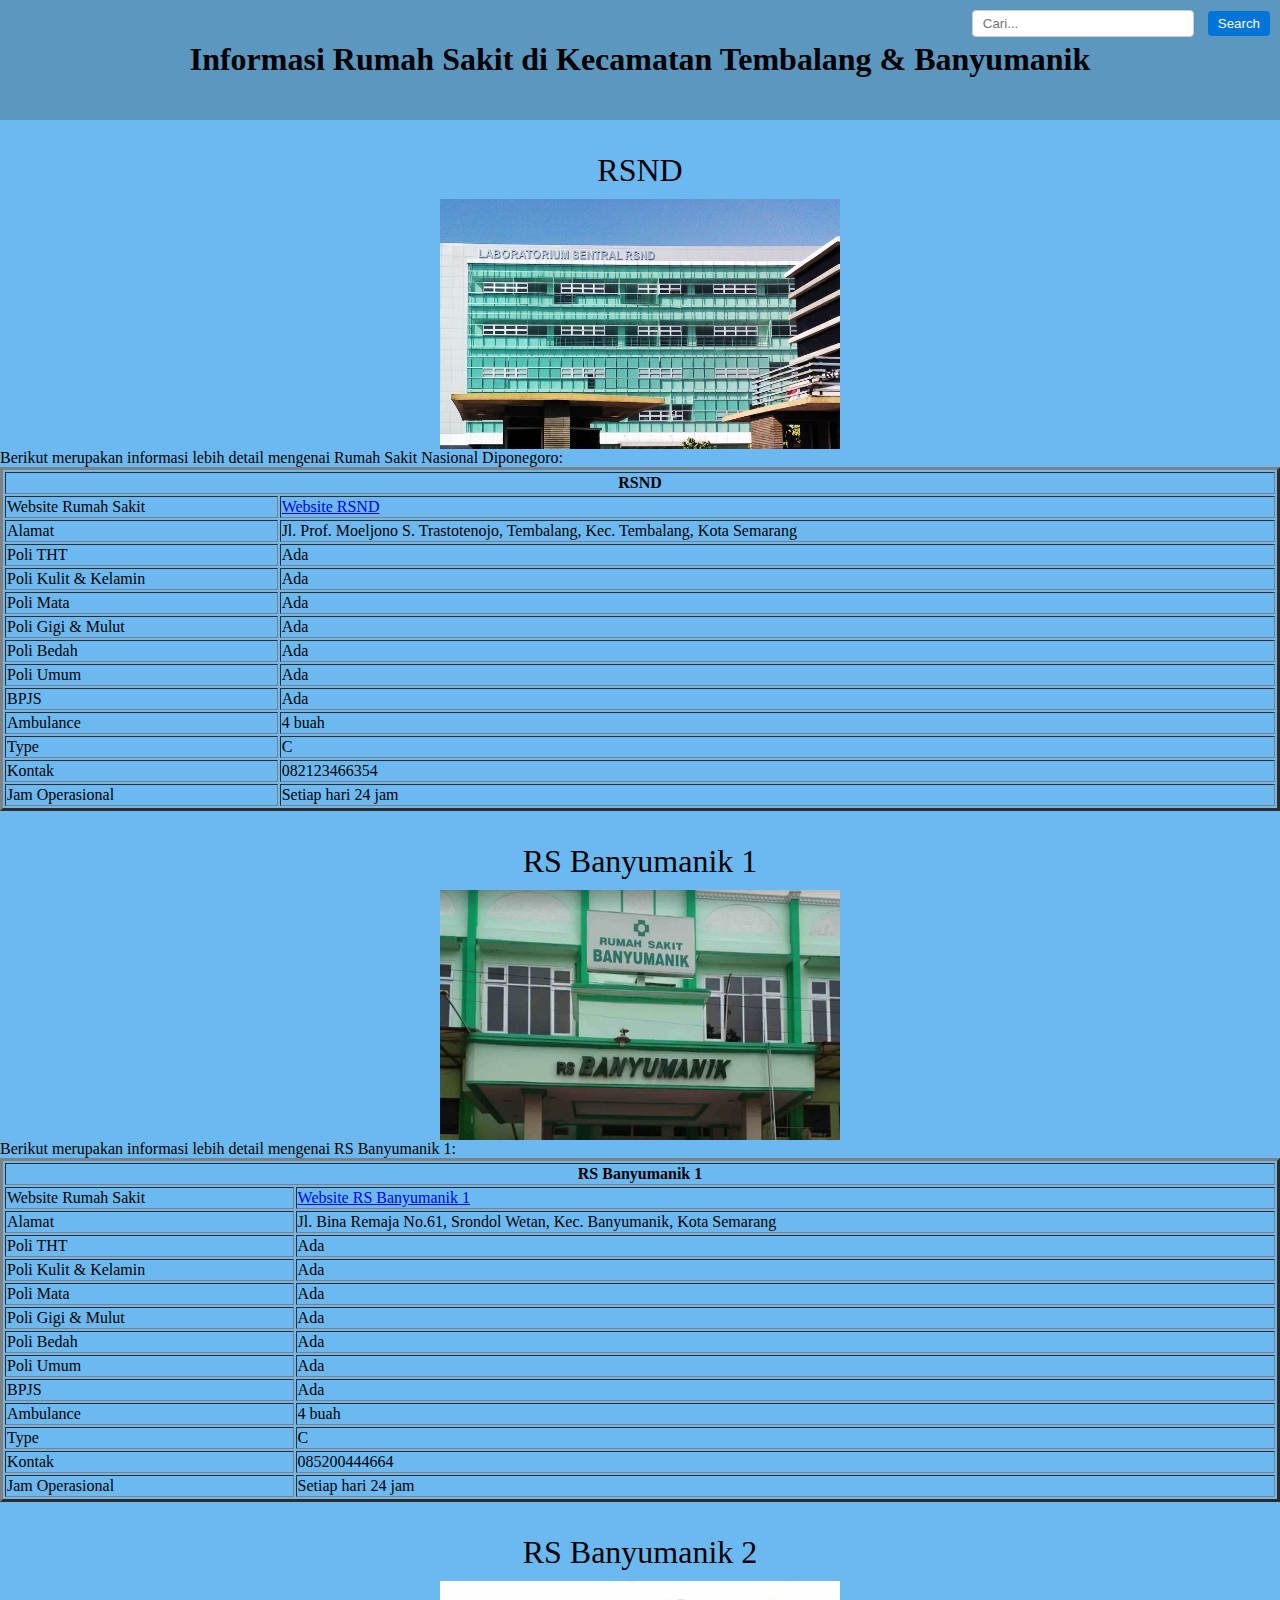
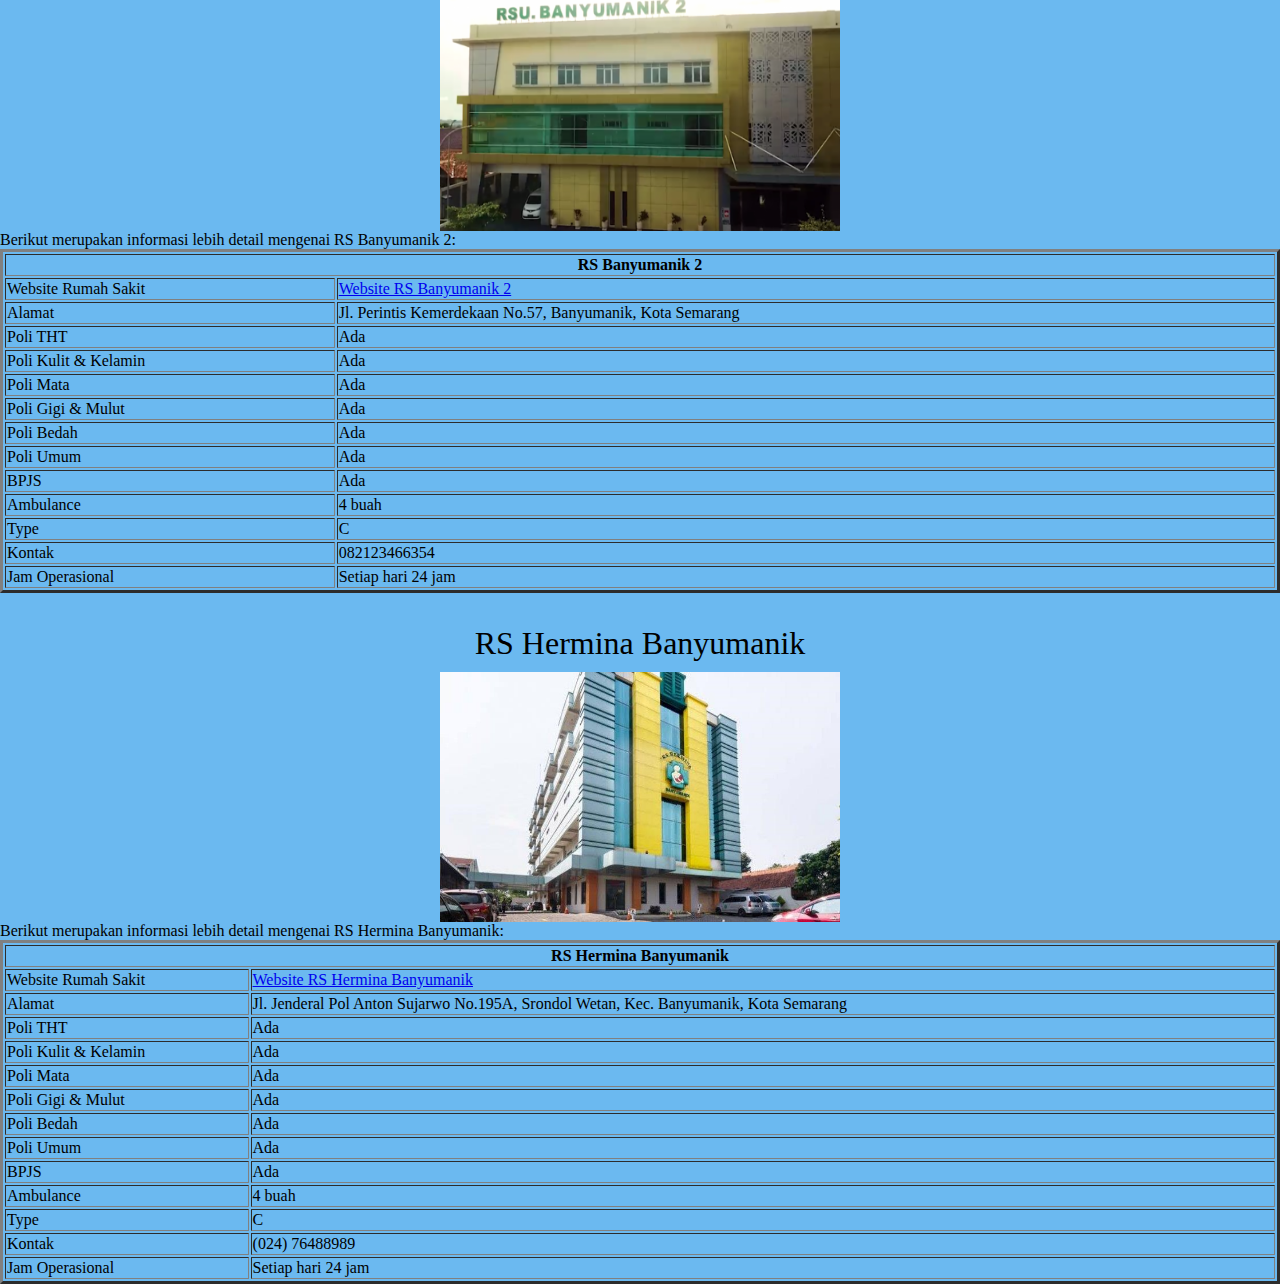
<file: Medilab/RS.html>
<!DOCTYPE html>
<html lang="en">
  <head>
    <style>
      body {
        margin: 0;
        padding: 0;
        background-color: #6bb9f0; /* Mengatur warna latar belakang keseluruhan halaman */
      }

      .header {
        background-color: #5c97bf;
        text-align: center;
        padding: 20px 0;
      }

      h1 {
        color: black;
        font-size: 2rem;
      }

      .centered-image {
        text-align: center;
      }

      img {
        width: 400px;
        height: 250px;
        display: block;
        margin: 0 auto;
      }

      .search-container {
        position: absolute;
        top: 10px;
        right: 10px;
      }

      .search-input {
        padding: 5px 10px;
        border: 1px solid #ccc;
        border-radius: 4px;
        margin-right: 10px;
        width: 200px;
      }

      .search-button {
        background-color: #0074d9;
        color: #fff;
        border: none;
        border-radius: 4px;
        padding: 5px 10px;
        cursor: pointer;
      }

      /* Gaya untuk kata "RSND" dan "RS Banyumanik 1" */
      .image-text {
        color: black;
        font-size: 2rem;
        text-align: center;
        margin-bottom: 10px; /* Memberikan sedikit ruang antara gambar dan teks "RSND" dan "RS Banyumanik 1" */
      }
    </style>
    <script>
      function search() {
        // Mendapatkan nilai pencarian dari input
        var searchTerm = document.getElementById("search-input").value;

        // Logika pemrosesan pencarian atau aksi yang sesuai dapat ditambahkan di sini
        // Contoh: window.location.href = 'https://example.com/search?q=' + searchTerm;

        alert("Anda mencari: " + searchTerm);
      }
    </script>
  </head>
  <body>
    <div class="header">
      <h1>Informasi Rumah Sakit di Kecamatan Tembalang & Banyumanik</h1>
    </div>

    <!-- RSND -->
    <div class="centered-image">
      <p class="image-text">RSND</p>
      <!-- Tambahkan kata "RSND" di atas gambar -->
      <img src="assets/img/Offline/rsnd.jpg" alt="RSND" />
    </div>

    <!-- Form Pencarian -->
    <div class="search-container">
      <input
        type="text"
        id="search-input"
        class="search-input"
        placeholder="Cari..."
      />
      <button type="button" class="search-button" onclick="search()">
        Search
      </button>
    </div>

    <!-- Tabel RSND -->
    <div>
      Berikut merupakan informasi lebih detail mengenai Rumah Sakit Nasional
      Diponegoro:
    </div>
    <div>
      <table border="3" style="width: 100%; justify-content: center">
        <!-- Isi tabel RSND di sini -->
        <tr>
          <th colspan="2">RSND</th>
        </tr>
        <tr>
          <td>Website Rumah Sakit</td>
          <td><a href="https://rsnd.undip.ac.id/">Website RSND</a></td>
        </tr>
        <tr>
          <td>Alamat</td>
          <td>Jl. Prof. Moeljono S. Trastotenojo, Tembalang, Kec. Tembalang, Kota Semarang</td>
        </tr>
        <tr>
          <td>Poli THT</td>
          <td>Ada</td>
        </tr>
        <tr>
          <td>Poli Kulit & Kelamin</td>
          <td>Ada</td>
        </tr>
        <tr>
          <td>Poli Mata</td>
          <td>Ada</td>
        </tr>
        <tr>
          <td>Poli Gigi & Mulut</td>
          <td>Ada</td>
        </tr>
        <tr>
          <td>Poli Bedah</td>
          <td>Ada</td>
        </tr>
        <tr>
          <td>Poli Umum</td>
          <td>Ada</td>
        </tr>
        <tr>
          <td>BPJS</td>
          <td>Ada</td>
        </tr>
        <tr>
          <td>Ambulance</td>
          <td>4 buah</td>
        </tr>
        <tr>
          <td>Type</td>
          <td>C</td>
        </tr>
        <tr>
          <td>Kontak</td>
          <td>082123466354</td>
        </tr>
        <tr>
          <td>Jam Operasional</td>
          <td>Setiap hari 24 jam </td>
        </tr>
        </div>
      </table>
    </div>

    <!-- RS Banyumanik 1 -->
    <div class="rs-banyumanik">
      <p class="image-text">RS Banyumanik 1</p>
      <!-- Tambahkan kata "RS Banyumanik 1" di atas gambar -->
      <img src="assets/img/Offline/rs banyumanik 1.png" alt="RS Banyumanik 1" />
    </div>

    <!-- Tabel RS Banyumanik 1 -->
    <div>
      Berikut merupakan informasi lebih detail mengenai RS Banyumanik 1:
    </div>
    <div>
      <table border="3" style="width: 100%; justify-content: center">
        <!-- Isi tabel RS Banyumanik 1 di sini -->
        <tr>
          <th colspan="2">RS Banyumanik 1</th>
        </tr>
        <tr>
          <td>Website Rumah Sakit</td>
          <td><a href="https://rsbanyumanik.com/">Website RS Banyumanik 1</a></td>
        </tr>
        <tr>
          <td>Alamat</td>
          <td>Jl. Bina Remaja No.61, Srondol Wetan, Kec. Banyumanik, Kota Semarang</td>
        </tr>
        <tr>
          <td>Poli THT</td>
          <td>Ada</td>
        </tr>
        <tr>
          <td>Poli Kulit & Kelamin</td>
          <td>Ada</td>
        </tr>
        <tr>
          <td>Poli Mata</td>
          <td>Ada</td>
        </tr>
        <tr>
          <td>Poli Gigi & Mulut</td>
          <td>Ada</td>
        </tr>
        <tr>
          <td>Poli Bedah</td>
          <td>Ada</td>
        </tr>
        <tr>
          <td>Poli Umum</td>
          <td>Ada</td>
        </tr>
        <tr>
          <td>BPJS</td>
          <td>Ada</td>
        </tr>
        <tr>
          <td>Ambulance</td>
          <td>4 buah</td>
        </tr>
        <tr>
          <td>Type</td>
          <td>C</td>
        </tr>
        <tr>
          <td>Kontak</td>
          <td>085200444664</td>
        </tr>
        <tr>
          <td>Jam Operasional</td>
          <td>Setiap hari 24 jam </td>
        </tr>
        </div>
      </table>
    </div>

        <!-- RS Banyumanik 2 -->
        <div class="rs-banyumanik">
          <p class="image-text">RS Banyumanik 2</p>
          <!-- Tambahkan kata "RS Banyumanik 2" di atas gambar -->
          <img src="assets/img/Offline/rs banyumanik 2.png" alt="RS Banyumanik 2" />
        </div>
    
        <!-- Tabel RS Banyumanik 2 -->
        <div>
          Berikut merupakan informasi lebih detail mengenai RS Banyumanik 2:
        </div>
        <div>
          <table border="3" style="width: 100%; justify-content: center">
            <!-- Isi tabel RS Banyumanik 2 di sini -->
            <tr>
              <th colspan="2">RS Banyumanik 2</th>
            </tr>
            <tr>
              <td>Website Rumah Sakit</td>
              <td><a href="https://rsbanyumanik.com/">Website RS Banyumanik 2</a></td>
            </tr>
            <tr>
              <td>Alamat</td>
              <td>Jl. Perintis Kemerdekaan No.57, Banyumanik, Kota Semarang</td>
            </tr>
            <tr>
              <td>Poli THT</td>
              <td>Ada</td>
            </tr>
            <tr>
              <td>Poli Kulit & Kelamin</td>
              <td>Ada</td>
            </tr>
            <tr>
              <td>Poli Mata</td>
              <td>Ada</td>
            </tr>
            <tr>
              <td>Poli Gigi & Mulut</td>
              <td>Ada</td>
            </tr>
            <tr>
              <td>Poli Bedah</td>
              <td>Ada</td>
            </tr>
            <tr>
              <td>Poli Umum</td>
              <td>Ada</td>
            </tr>
            <tr>
              <td>BPJS</td>
              <td>Ada</td>
            </tr>
            <tr>
              <td>Ambulance</td>
              <td>4 buah</td>
            </tr>
            <tr>
              <td>Type</td>
              <td>C</td>
            </tr>
            <tr>
              <td>Kontak</td>
              <td>082123466354</td>
            </tr>
            <tr>
              <td>Jam Operasional</td>
              <td>Setiap hari 24 jam </td>
            </tr>
            </div>
          </table>
        </div>

        <!-- RS Hermina Banyumanik -->
        <div class="rs-banyumanik">
          <p class="image-text">RS Hermina Banyumanik</p>
          <!-- Tambahkan kata "RS Hermina Banyumanik" di atas gambar -->
          <img src="assets/img/Offline/rs hermina.jpg" alt="RS Hermina Banyumanik" />
        </div>
    
        <!-- Tabel RS Hermina Banyumanik -->
        <div>
          Berikut merupakan informasi lebih detail mengenai RS Hermina Banyumanik:
        </div>
        <div>
          <table border="3" style="width: 100%; justify-content: center">
            <!-- Isi tabel RS Banyumanik 1 di sini -->
            <tr>
              <th colspan="2">RS Hermina Banyumanik</th>
            </tr>
            <tr>
              <td>Website Rumah Sakit</td>
              <td><a href="https://rsbanyumanik.com/">Website RS Hermina Banyumanik</a></td>
            </tr>
            <tr>
              <td>Alamat</td>
              <td>Jl. Jenderal Pol Anton Sujarwo No.195A, Srondol Wetan, Kec. Banyumanik, Kota Semarang</td>
            </tr>
            <tr>
              <td>Poli THT</td>
              <td>Ada</td>
            </tr>
            <tr>
              <td>Poli Kulit & Kelamin</td>
              <td>Ada</td>
            </tr>
            <tr>
              <td>Poli Mata</td>
              <td>Ada</td>
            </tr>
            <tr>
              <td>Poli Gigi & Mulut</td>
              <td>Ada</td>
            </tr>
            <tr>
              <td>Poli Bedah</td>
              <td>Ada</td>
            </tr>
            <tr>
              <td>Poli Umum</td>
              <td>Ada</td>
            </tr>
            <tr>
              <td>BPJS</td>
              <td>Ada</td>
            </tr>
            <tr>
              <td>Ambulance</td>
              <td>4 buah</td>
            </tr>
            <tr>
              <td>Type</td>
              <td>C</td>
            </tr>
            <tr>
              <td>Kontak</td>
              <td>(024) 76488989</td>
            </tr>
            <tr>
              <td>Jam Operasional</td>
              <td>Setiap hari 24 jam </td>
            </tr>
            </div>
          </table>
        </div>
            
  </body>
</html>
</file>
<file: Medilab/assets/css/style.css>
/**
* Template Name: Medilab
* Updated: Sep 18 2023 with Bootstrap v5.3.2
* Template URL: https://bootstrapmade.com/medilab-free-medical-bootstrap-theme/
* Author: BootstrapMade.com
* License: https://bootstrapmade.com/license/
*/

/*--------------------------------------------------------------
# General
--------------------------------------------------------------*/
body {
  font-family: "Open Sans", sans-serif;
  color: #444444;
}

a {
  color: #1977cc;
  text-decoration: none;
}

a:hover {
  color: #3291e6;
  text-decoration: none;
}

h1,
h2,
h3,
h4,
h5,
h6 {
  font-family: "Raleway", sans-serif;
}

/*--------------------------------------------------------------
# Preloader
--------------------------------------------------------------*/
#preloader {
  position: fixed;
  top: 0;
  left: 0;
  right: 0;
  bottom: 0;
  z-index: 9999;
  overflow: hidden;
  background: #fff;
}

#preloader:before {
  content: "";
  position: fixed;
  top: calc(50% - 30px);
  left: calc(50% - 30px);
  border: 6px solid #1977cc;
  border-top-color: #d1e6f9;
  border-radius: 50%;
  width: 60px;
  height: 60px;
  animation: animate-preloader 1s linear infinite;
}

@keyframes animate-preloader {
  0% {
    transform: rotate(0deg);
  }

  100% {
    transform: rotate(360deg);
  }
}

/*--------------------------------------------------------------
# Back to top button
--------------------------------------------------------------*/
.back-to-top {
  position: fixed;
  visibility: hidden;
  opacity: 0;
  right: 15px;
  bottom: 15px;
  z-index: 996;
  background: #1977cc;
  width: 40px;
  height: 40px;
  border-radius: 4px;
  transition: all 0.4s;
}

.back-to-top i {
  font-size: 28px;
  color: #fff;
  line-height: 0;
}

.back-to-top:hover {
  background: #298ce5;
  color: #fff;
}

.back-to-top.active {
  visibility: visible;
  opacity: 1;
}

.datepicker-dropdown {
  padding: 20px !important;
}

/*--------------------------------------------------------------
# Top Bar
--------------------------------------------------------------*/
#topbar {
  background: #fff;
  height: 40px;
  font-size: 20px;
  transition: all 0.5s;
  z-index: 996;
}

#topbar.topbar-scrolled {
  top: -40px;
}

#topbar .contact-info a {
  line-height: 1;
  color: #444444;
  height: 18px;
  font-weight: bold;
  font-size: 30px;
  transition: 0.3s;
}

#topbar .contact-info a:hover {
  color: #1977cc;
}

#topbar .contact-info i {
  color: #1977cc;
  padding-right: 4px;
  margin-left: 15px;
  line-height: 0;
}

#topbar .contact-info i:first-child {
  margin-left: 0;
}

#topbar .social-links a {
  color: #437099;
  padding-left: 15px;
  display: inline-block;
  line-height: 1px;
  transition: 0.3s;
}

#topbar .social-links a:hover {
  color: #1977cc;
}

#topbar .social-links a:first-child {
  border-left: 0;
}

/*--------------------------------------------------------------
# Header
--------------------------------------------------------------*/
#header {
  background: #fff;
  transition: all 0.5s;
  z-index: 997;
  padding: 15px 0;
  top: 40px;
  box-shadow: 0px 2px 15px rgba(25, 119, 204, 0.1);
}

#header.header-scrolled {
  top: 0;
}

#header .logo {
  font-size: 30px;
  margin: 0;
  padding: 0;
  line-height: 1;
  font-weight: 700;
  letter-spacing: 0.5px;
  font-family: "Poppins", sans-serif;
}

#header .logo a {
  color: #2c4964;
}

#header .logo img {
  max-height: 40px;
}

/**
* Appointment Button *
*/
.appointment-btn {
  margin-left: 25px;
  background: #1977cc;
  color: #fff;
  border-radius: 50px;
  padding: 8px 25px;
  white-space: nowrap;
  transition: 0.3s;
  font-size: 14px;
  display: inline-block;
}

.appointment-btn:hover {
  background: #166ab5;
  color: #fff;
}

@media (max-width: 768px) {
  .appointment-btn {
    margin: 0 15px 0 0;
    padding: 6px 18px;
  }
}

/*--------------------------------------------------------------
# Navigation Menu
--------------------------------------------------------------*/
/**
* Desktop Navigation 
*/
.navbar {
  padding: 0;
}

.navbar ul {
  margin: 0;
  padding: 0;
  display: flex;
  list-style: none;
  align-items: center;
}

.navbar li {
  position: relative;
}

.navbar>ul>li {
  position: relative;
  white-space: nowrap;
  padding: 8px 0 8px 20px;
}

.navbar a,
.navbar a:focus {
  display: flex;
  align-items: center;
  justify-content: space-between;
  font-size: 14px;
  color: #2c4964;
  white-space: nowrap;
  transition: 0.3s;
  border-bottom: 2px solid #fff;
  padding: 5px 2px;
}

.navbar a i,
.navbar a:focus i {
  font-size: 12px;
  line-height: 0;
  margin-left: 5px;
}

.navbar a:hover,
.navbar .active,
.navbar .active:focus,
.navbar li:hover>a {
  color: #1977cc;
  border-color: #1977cc;
}

.navbar .dropdown ul {
  display: block;
  position: absolute;
  left: 20px;
  top: calc(100% + 30px);
  margin: 0;
  padding: 10px 0;
  z-index: 99;
  opacity: 0;
  visibility: hidden;
  background: #fff;
  box-shadow: 0px 0px 30px rgba(127, 137, 161, 0.25);
  transition: 0.3s;
}

.navbar .dropdown ul li {
  min-width: 200px;
}

.navbar .dropdown ul a {
  padding: 10px 20px;
  font-size: 14px;
  font-weight: 500;
  text-transform: none;
  color: #082744;
  border: none;
}

.navbar .dropdown ul a i {
  font-size: 12px;
}

.navbar .dropdown ul a:hover,
.navbar .dropdown ul .active:hover,
.navbar .dropdown ul li:hover>a {
  color: #1977cc;
}

.navbar .dropdown:hover>ul {
  opacity: 1;
  top: 100%;
  visibility: visible;
}

.navbar .dropdown .dropdown ul {
  top: 0;
  left: calc(100% - 30px);
  visibility: hidden;
}

.navbar .dropdown .dropdown:hover>ul {
  opacity: 1;
  top: 0;
  left: 100%;
  visibility: visible;
}

@media (max-width: 1366px) {
  .navbar .dropdown .dropdown ul {
    left: -90%;
  }

  .navbar .dropdown .dropdown:hover>ul {
    left: -100%;
  }
}

/**
* Mobile Navigation 
*/
.mobile-nav-toggle {
  color: #2c4964;
  font-size: 28px;
  cursor: pointer;
  display: none;
  line-height: 0;
  transition: 0.5s;
}

.mobile-nav-toggle.bi-x {
  color: #fff;
}

@media (max-width: 991px) {
  .mobile-nav-toggle {
    display: block;
  }

  .navbar ul {
    display: none;
  }
}

.navbar-mobile {
  position: fixed;
  overflow: hidden;
  top: 0;
  right: 0;
  left: 0;
  bottom: 0;
  background: rgba(28, 47, 65, 0.9);
  transition: 0.3s;
  z-index: 999;
}

.navbar-mobile .mobile-nav-toggle {
  position: absolute;
  top: 15px;
  right: 15px;
}

.navbar-mobile ul {
  display: block;
  position: absolute;
  top: 55px;
  right: 15px;
  bottom: 15px;
  left: 15px;
  padding: 10px 0;
  background-color: #fff;
  overflow-y: auto;
  transition: 0.3s;
}

.navbar-mobile>ul>li {
  padding: 0;
}

.navbar-mobile a,
.navbar-mobile a:focus {
  padding: 10px 20px;
  font-size: 15px;
  color: #2c4964;
  border: none;
}

.navbar-mobile a:hover,
.navbar-mobile .active,
.navbar-mobile li:hover>a {
  color: #1977cc;
}

.navbar-mobile .getstarted,
.navbar-mobile .getstarted:focus {
  margin: 15px;
}

.navbar-mobile .dropdown ul {
  position: static;
  display: none;
  margin: 10px 20px;
  padding: 10px 0;
  z-index: 99;
  opacity: 1;
  visibility: visible;
  background: #fff;
  box-shadow: 0px 0px 30px rgba(127, 137, 161, 0.25);
}

.navbar-mobile .dropdown ul li {
  min-width: 200px;
}

.navbar-mobile .dropdown ul a {
  padding: 10px 20px;
}

.navbar-mobile .dropdown ul a i {
  font-size: 12px;
}

.navbar-mobile .dropdown ul a:hover,
.navbar-mobile .dropdown ul .active:hover,
.navbar-mobile .dropdown ul li:hover>a {
  color: #1977cc;
}

.navbar-mobile .dropdown>.dropdown-active {
  display: block;
}

/*--------------------------------------------------------------
# Hero Section
--------------------------------------------------------------*/
#hero {
  width: 100%;
  height: 90vh;
  background: url("../img/Offline/cover.png") top center;
  background-size: cover;
  margin-bottom: -200px;
}

#hero .container {
  position: relative;
}

#hero h1 {
  margin: 0;
  font-size: 38px;
  font-weight: 600;
  line-height: 36px;
  text-transform: uppercase;
  color: #fff;
}

#hero h2 {
  color: #fff;
  margin: 10px 0 0 0;
  font-size: 24px;
}

#hero .btn-get-started {
  font-family: "Raleway", sans-serif;
  text-transform: uppercase;
  font-weight: 500;
  font-size: 14px;
  letter-spacing: 1px;
  display: inline-block;
  padding: 12px 35px;
  margin-top: 30px;
  border-radius: 50px;
  transition: 0.5s;
  color: #fff;
  background: #1977cc;
}

#hero .btn-get-started:hover {
  background: #3291e6;
}

@media (min-width: 1024px) {
  #hero {
    background-attachment: fixed;
  }
}

@media (max-width: 992px) {
  #hero {
    margin-bottom: 0;
    height: 100vh;
  }

  #hero .container {
    padding-bottom: 63px;
  }

  #hero h1 {
    font-size: 28px;
    line-height: 36px;
  }

  #hero h2 {
    font-size: 18px;
    line-height: 24px;
    margin-bottom: 30px;
  }
}

@media (max-height: 600px) {
  #hero {
    height: 110vh;
  }
}

/*--------------------------------------------------------------
# Sections General
--------------------------------------------------------------*/
section {
  padding: 60px 0;
  overflow: hidden;
}

.section-bg {
  background-color: #f1f7fd;
}

.section-title {
  text-align: center;
  padding-bottom: 30px;
}

.section-title h2 {
  font-size: 32px;
  font-weight: bold;
  margin-bottom: 20px;
  padding-bottom: 20px;
  position: relative;
  color: #2c4964;
}

.section-title h2::before {
  content: "";
  position: absolute;
  display: block;
  width: 120px;
  height: 1px;
  background: #ddd;
  bottom: 1px;
  left: calc(50% - 60px);
}

.section-title h2::after {
  content: "";
  position: absolute;
  display: block;
  width: 40px;
  height: 3px;
  background: #1977cc;
  bottom: 0;
  left: calc(50% - 20px);
}

.section-title p {
  margin-bottom: 0;
}

/*--------------------------------------------------------------
# Breadcrumbs
--------------------------------------------------------------*/
.breadcrumbs {
  padding: 20px 0;
  background-color: #f1f7fd;
  min-height: 40px;
  margin-top: 120px;
}

@media (max-width: 992px) {
  .breadcrumbs {
    margin-top: 100px;
  }
}

.breadcrumbs h2 {
  font-size: 24px;
  font-weight: 300;
  margin: 0;
}

@media (max-width: 992px) {
  .breadcrumbs h2 {
    margin: 0 0 10px 0;
  }
}

.breadcrumbs ol {
  display: flex;
  flex-wrap: wrap;
  list-style: none;
  padding: 0;
  margin: 0;
  font-size: 14px;
}

.breadcrumbs ol li+li {
  padding-left: 10px;
}

.breadcrumbs ol li+li::before {
  display: inline-block;
  padding-right: 10px;
  color: #6c757d;
  content: "/";
}

@media (max-width: 768px) {
  .breadcrumbs .d-flex {
    display: block !important;
  }

  .breadcrumbs ol {
    display: block;
  }

  .breadcrumbs ol li {
    display: inline-block;
  }
}

/*--------------------------------------------------------------
# Why Us
--------------------------------------------------------------*/
.why-us .content {
  padding: 30px;
  background: #1977cc;
  border-radius: 4px;
  color: #fff;
}

.why-us .content h3 {
  font-weight: 700;
  font-size: 34px;
  margin-bottom: 30px;
}

.why-us .content p {
  margin-bottom: 30px;
}

.why-us .content .more-btn {
  display: inline-block;
  background: rgba(255, 255, 255, 0.2);
  padding: 6px 30px 8px 30px;
  color: #fff;
  border-radius: 50px;
  transition: all ease-in-out 0.4s;
}

.why-us .content .more-btn i {
  font-size: 14px;
}

.why-us .content .more-btn:hover {
  color: #1977cc;
  background: #fff;
}

.why-us .icon-boxes .icon-box {
  text-align: center;
  border-radius: 10px;
  background: #fff;
  box-shadow: 0px 2px 15px rgba(0, 0, 0, 0.1);
  padding: 40px 30px;
  width: 100%;
}

.why-us .icon-boxes .icon-box i {
  font-size: 40px;
  color: #1977cc;
  margin-bottom: 30px;
}

.why-us .icon-boxes .icon-box h4 {
  font-size: 20px;
  font-weight: 700;
  margin: 0 0 30px 0;
}

.why-us .icon-boxes .icon-box p {
  font-size: 15px;
  color: #848484;
}

/*--------------------------------------------------------------
# About
--------------------------------------------------------------*/
.about .icon-boxes h4 {
  font-size: 18px;
  color: #4b7dab;
  margin-bottom: 15px;
}

.about .icon-boxes h3 {
  font-size: 28px;
  font-weight: 700;
  color: #2c4964;
  margin-bottom: 15px;
}

.about .icon-box {
  margin-top: 40px;
}

.about .icon-box .icon {
  float: left;
  display: flex;
  align-items: center;
  justify-content: center;
  width: 64px;
  height: 64px;
  border: 2px solid #8dc2f1;
  border-radius: 50px;
  transition: 0.5s;
}

.about .icon-box .icon i {
  color: #1977cc;
  font-size: 32px;
}

.about .icon-box:hover .icon {
  background: #1977cc;
  border-color: #1977cc;
}

.about .icon-box:hover .icon i {
  color: #fff;
}

.about .icon-box .title {
  margin-left: 85px;
  font-weight: 700;
  margin-bottom: 10px;
  font-size: 18px;
}

.about .icon-box .title a {
  color: #343a40;
  transition: 0.3s;
}

.about .icon-box .title a:hover {
  color: #1977cc;
}

.about .icon-box .description {
  margin-left: 85px;
  line-height: 24px;
  font-size: 14px;
}

.about .video-box {
  background: url("../img/about.jpg") center center no-repeat;
  background-size: cover;
  min-height: 500px;
}

.about .play-btn {
  width: 94px;
  height: 94px;
  background: radial-gradient(#1977cc 50%, rgba(25, 119, 204, 0.4) 52%);
  border-radius: 50%;
  display: block;
  position: absolute;
  left: calc(50% - 47px);
  top: calc(50% - 47px);
  overflow: hidden;
}

.about .play-btn::after {
  content: "";
  position: absolute;
  left: 50%;
  top: 50%;
  transform: translateX(-40%) translateY(-50%);
  width: 0;
  height: 0;
  border-top: 10px solid transparent;
  border-bottom: 10px solid transparent;
  border-left: 15px solid #fff;
  z-index: 100;
  transition: all 400ms cubic-bezier(0.55, 0.055, 0.675, 0.19);
}

.about .play-btn::before {
  content: "";
  position: absolute;
  width: 120px;
  height: 120px;
  animation-delay: 0s;
  animation: pulsate-btn 2s;
  animation-direction: forwards;
  animation-iteration-count: infinite;
  animation-timing-function: steps;
  opacity: 1;
  border-radius: 50%;
  border: 5px solid rgba(25, 119, 204, 0.7);
  top: -15%;
  left: -15%;
  background: rgba(198, 16, 0, 0);
}

.about .play-btn:hover::after {
  border-left: 15px solid #1977cc;
  transform: scale(20);
}

.about .play-btn:hover::before {
  content: "";
  position: absolute;
  left: 50%;
  top: 50%;
  transform: translateX(-40%) translateY(-50%);
  width: 0;
  height: 0;
  border: none;
  border-top: 10px solid transparent;
  border-bottom: 10px solid transparent;
  border-left: 15px solid #fff;
  z-index: 200;
  animation: none;
  border-radius: 0;
}

@keyframes pulsate-btn {
  0% {
    transform: scale(0.6, 0.6);
    opacity: 1;
  }

  100% {
    transform: scale(1, 1);
    opacity: 0;
  }
}

/*--------------------------------------------------------------
# Counts
--------------------------------------------------------------*/
.counts {
  background: #f1f7fd;
  padding: 70px 0 60px;
}

.counts .count-box {
  padding: 30px 30px 25px 30px;
  width: 100%;
  position: relative;
  text-align: center;
  background: #fff;
}

.counts .count-box i {
  position: absolute;
  top: -25px;
  left: 50%;
  transform: translateX(-50%);
  font-size: 20px;
  background: #1977cc;
  color: #fff;
  border-radius: 50px;
  display: inline-flex;
  align-items: center;
  justify-content: center;
  width: 48px;
  height: 48px;
}

.counts .count-box span {
  font-size: 36px;
  display: block;
  font-weight: 600;
  color: #082744;
}

.counts .count-box p {
  padding: 0;
  margin: 0;
  font-family: "Raleway", sans-serif;
  font-size: 14px;
}

/*--------------------------------------------------------------
# Services
--------------------------------------------------------------*/
.services .icon-box {
  text-align: center;
  border: 1px solid #d5e1ed;
  padding: 80px 20px;
  transition: all ease-in-out 0.3s;
}

.services .icon-box .icon {
  margin: 0 auto;
  width: 64px;
  height: 64px;
  background: #1977cc;
  border-radius: 5px;
  transition: all 0.3s ease-out 0s;
  display: flex;
  align-items: center;
  justify-content: center;
  margin-bottom: 20px;
  transform-style: preserve-3d;
  position: relative;
  z-index: 2;
}

.services .icon-box .icon i {
  color: #fff;
  font-size: 28px;
  transition: ease-in-out 0.3s;
}

.services .icon-box .icon::before {
  position: absolute;
  content: "";
  left: -8px;
  top: -8px;
  height: 100%;
  width: 100%;
  background: rgba(25, 119, 204, 0.2);
  border-radius: 5px;
  transition: all 0.3s ease-out 0s;
  transform: translateZ(-1px);
  z-index: -1;
}

.services .icon-box h4 {
  font-weight: 700;
  margin-bottom: 15px;
  font-size: 24px;
}

.services .icon-box h4 a {
  color: #2c4964;
}

.services .icon-box p {
  line-height: 24px;
  font-size: 14px;
  margin-bottom: 0;
}

.services .icon-box:hover {
  background: #1977cc;
  border-color: #1977cc;
}

.services .icon-box:hover .icon {
  background: #fff;
}

.services .icon-box:hover .icon i {
  color: #1977cc;
}

.services .icon-box:hover .icon::before {
  background: rgba(255, 255, 255, 0.3);
}

.services .icon-box:hover h4 a,
.services .icon-box:hover p {
  color: #fff;
}

/*--------------------------------------------------------------
# Appointments
--------------------------------------------------------------*/
.appointment .php-email-form {
  width: 100%;
}

.appointment .php-email-form .form-group {
  padding-bottom: 8px;
}

.appointment .php-email-form .validate {
  display: none;
  color: red;
  margin: 0 0 15px 0;
  font-weight: 400;
  font-size: 13px;
}

.appointment .php-email-form .error-message {
  display: none;
  color: #fff;
  background: #ed3c0d;
  text-align: left;
  padding: 15px;
  font-weight: 600;
}

.appointment .php-email-form .error-message br+br {
  margin-top: 25px;
}

.appointment .php-email-form .sent-message {
  display: none;
  color: #fff;
  background: #18d26e;
  text-align: center;
  padding: 15px;
  font-weight: 600;
}

.appointment .php-email-form .loading {
  display: none;
  background: #fff;
  text-align: center;
  padding: 15px;
}

.appointment .php-email-form .loading:before {
  content: "";
  display: inline-block;
  border-radius: 50%;
  width: 24px;
  height: 24px;
  margin: 0 10px -6px 0;
  border: 3px solid #18d26e;
  border-top-color: #eee;
  animation: animate-loading 1s linear infinite;
}

.appointment .php-email-form input,
.appointment .php-email-form textarea,
.appointment .php-email-form select {
  border-radius: 0;
  box-shadow: none;
  font-size: 14px;
  padding: 10px !important;
}

.appointment .php-email-form input:focus,
.appointment .php-email-form textarea:focus,
.appointment .php-email-form select:focus {
  border-color: #1977cc;
}

.appointment .php-email-form input,
.appointment .php-email-form select {
  height: 44px;
}

.appointment .php-email-form textarea {
  padding: 10px 12px;
}

.appointment .php-email-form button[type=submit] {
  background: #1977cc;
  border: 0;
  padding: 10px 35px;
  color: #fff;
  transition: 0.4s;
  border-radius: 50px;
}

.appointment .php-email-form button[type=submit]:hover {
  background: #1c84e3;
}

/*--------------------------------------------------------------
# Departments
--------------------------------------------------------------*/
.departments {
  overflow: hidden;
}

.departments .nav-tabs {
  border: 0;
}

.departments .nav-link {
  border: 0;
  padding: 12px 15px 12px 0;
  transition: 0.3s;
  color: #2c4964;
  border-radius: 0;
  border-right: 2px solid #ebf1f6;
  font-weight: 600;
  font-size: 15px;
}

.departments .nav-link:hover {
  color: #1977cc;
}

.departments .nav-link.active {
  color: #1977cc;
  border-color: #1977cc;
}

.departments .tab-pane.active {
  animation: fadeIn 0.5s ease-out;
}

.departments .details h3 {
  font-size: 26px;
  font-weight: 600;
  margin-bottom: 20px;
  color: #2c4964;
}

.departments .details p {
  color: #777777;
}

.departments .details p:last-child {
  margin-bottom: 0;
}

@media (max-width: 992px) {
  .departments .nav-link {
    border: 0;
    padding: 15px;
  }

  .departments .nav-link.active {
    color: #fff;
    background: #1977cc;
  }
}

/*--------------------------------------------------------------
# Doctors
--------------------------------------------------------------*/
.doctors {
  background: #fff;
}

.doctors .member {
  position: relative;
  box-shadow: 0px 2px 15px rgba(44, 73, 100, 0.08);
  padding: 30px;
  border-radius: 10px;
}

.doctors .member .pic {
  overflow: hidden;
  width: 180px;
  border-radius: 50%;
}

.doctors .member .pic img {
  transition: ease-in-out 0.3s;
}

.doctors .member:hover img {
  transform: scale(1.1);
}

.doctors .member .member-info {
  padding-left: 30px;
}

.doctors .member h4 {
  font-weight: 700;
  margin-bottom: 5px;
  font-size: 20px;
  color: #2c4964;
}

.doctors .member span {
  display: block;
  font-size: 15px;
  padding-bottom: 10px;
  position: relative;
  font-weight: 500;
}

.doctors .member span::after {
  content: "";
  position: absolute;
  display: block;
  width: 50px;
  height: 1px;
  background: #b2c8dd;
  bottom: 0;
  left: 0;
}

.doctors .member p {
  margin: 10px 0 0 0;
  font-size: 14px;
}

.doctors .member .social {
  margin-top: 12px;
  display: flex;
  align-items: center;
  justify-content: flex-start;
}

.doctors .member .social a {
  transition: ease-in-out 0.3s;
  display: flex;
  align-items: center;
  justify-content: center;
  border-radius: 50px;
  width: 32px;
  height: 32px;
  background: #a0bcd5;
}

.doctors .member .social a i {
  color: #fff;
  font-size: 16px;
  margin: 0 2px;
}

.doctors .member .social a:hover {
  background: #1977cc;
}

.doctors .member .social a+a {
  margin-left: 8px;
}

/*--------------------------------------------------------------
# Frequently Asked Questions
--------------------------------------------------------------*/
.faq .faq-list {
  padding: 0 100px;
}

.faq .faq-list ul {
  padding: 0;
  list-style: none;
}

.faq .faq-list li+li {
  margin-top: 15px;
}

.faq .faq-list li {
  padding: 20px;
  background: #fff;
  border-radius: 4px;
  position: relative;
}

.faq .faq-list a {
  display: block;
  position: relative;
  font-family: "Poppins", sans-serif;
  font-size: 16px;
  line-height: 24px;
  font-weight: 500;
  padding: 0 30px;
  outline: none;
  cursor: pointer;
}

.faq .faq-list .icon-help {
  font-size: 24px;
  position: absolute;
  right: 0;
  left: 20px;
  color: #76b5ee;
}

.faq .faq-list .icon-show,
.faq .faq-list .icon-close {
  font-size: 24px;
  position: absolute;
  right: 0;
  top: 0;
}

.faq .faq-list p {
  margin-bottom: 0;
  padding: 10px 0 0 0;
}

.faq .faq-list .icon-show {
  display: none;
}

.faq .faq-list a.collapsed {
  color: #343a40;
}

.faq .faq-list a.collapsed:hover {
  color: #1977cc;
}

.faq .faq-list a.collapsed .icon-show {
  display: inline-block;
}

.faq .faq-list a.collapsed .icon-close {
  display: none;
}

@media (max-width: 1200px) {
  .faq .faq-list {
    padding: 0;
  }
}

/*--------------------------------------------------------------
# Testimonials
--------------------------------------------------------------*/
.testimonials .testimonial-wrap {
  padding-left: 50px;
}

.testimonials .testimonials-carousel,
.testimonials .testimonials-slider {
  overflow: hidden;
}

.testimonials .testimonial-item {
  box-sizing: content-box;
  padding: 30px 30px 30px 60px;
  margin: 30px 15px;
  min-height: 200px;
  box-shadow: 0px 2px 12px rgba(44, 73, 100, 0.08);
  position: relative;
  background: #fff;
}

.testimonials .testimonial-item .testimonial-img {
  width: 90px;
  border-radius: 10px;
  border: 6px solid #fff;
  position: absolute;
  left: -45px;
}

.testimonials .testimonial-item h3 {
  font-size: 18px;
  font-weight: bold;
  margin: 10px 0 5px 0;
  color: #111;
}

.testimonials .testimonial-item h4 {
  font-size: 14px;
  color: #999;
  margin: 0;
}

.testimonials .testimonial-item .quote-icon-left,
.testimonials .testimonial-item .quote-icon-right {
  color: #badaf7;
  font-size: 26px;
}

.testimonials .testimonial-item .quote-icon-left {
  display: inline-block;
  left: -5px;
  position: relative;
}

.testimonials .testimonial-item .quote-icon-right {
  display: inline-block;
  right: -5px;
  position: relative;
  top: 10px;
}

.testimonials .testimonial-item p {
  font-style: italic;
  margin: 15px auto 15px auto;
}

.testimonials .swiper-pagination {
  margin-top: 20px;
  position: relative;
}

.testimonials .swiper-pagination .swiper-pagination-bullet {
  width: 12px;
  height: 12px;
  background-color: #fff;
  opacity: 1;
  border: 1px solid #1977cc;
}

.testimonials .swiper-pagination .swiper-pagination-bullet-active {
  background-color: #1977cc;
}

@media (max-width: 767px) {
  .testimonials .testimonial-wrap {
    padding-left: 0;
  }

  .testimonials .testimonials-carousel,
  .testimonials .testimonials-slider {
    overflow: hidden;
  }

  .testimonials .testimonial-item {
    padding: 30px;
    margin: 15px;
  }

  .testimonials .testimonial-item .testimonial-img {
    position: static;
    left: auto;
  }
}

/*--------------------------------------------------------------
# Gallery
--------------------------------------------------------------*/
.gallery .gallery-item {
  overflow: hidden;
  border-right: 3px solid #fff;
  border-bottom: 3px solid #fff;
}

.gallery .gallery-item img {
  transition: all ease-in-out 0.4s;
}

.gallery .gallery-item:hover img {
  transform: scale(1.1);
}

/*--------------------------------------------------------------
# Contact
--------------------------------------------------------------*/
.contact .info {
  width: 100%;
  background: #fff;
}

.contact .info i {
  font-size: 20px;
  color: #1977cc;
  float: left;
  width: 44px;
  height: 44px;
  background: #d6e9fa;
  display: flex;
  justify-content: center;
  align-items: center;
  border-radius: 50px;
  transition: all 0.3s ease-in-out;
}

.contact .info h4 {
  padding: 0 0 0 60px;
  font-size: 22px;
  font-weight: 600;
  margin-bottom: 5px;
  color: #2c4964;
}

.contact .info p {
  padding: 0 0 0 60px;
  margin-bottom: 0;
  font-size: 14px;
  color: #4b7dab;
}

.contact .info .email,
.contact .info .phone {
  margin-top: 40px;
}

.contact .info .email:hover i,
.contact .info .address:hover i,
.contact .info .phone:hover i {
  background: #1977cc;
  color: #fff;
}

.contact .php-email-form {
  width: 100%;
  background: #fff;
}

.contact .php-email-form .form-group {
  padding-bottom: 8px;
}

.contact .php-email-form .error-message {
  display: none;
  color: #fff;
  background: #ed3c0d;
  text-align: left;
  padding: 15px;
  font-weight: 600;
}

.contact .php-email-form .error-message br+br {
  margin-top: 25px;
}

.contact .php-email-form .sent-message {
  display: none;
  color: #fff;
  background: #18d26e;
  text-align: center;
  padding: 15px;
  font-weight: 600;
}

.contact .php-email-form .loading {
  display: none;
  background: #fff;
  text-align: center;
  padding: 15px;
}

.contact .php-email-form .loading:before {
  content: "";
  display: inline-block;
  border-radius: 50%;
  width: 24px;
  height: 24px;
  margin: 0 10px -6px 0;
  border: 3px solid #18d26e;
  border-top-color: #eee;
  animation: animate-loading 1s linear infinite;
}

.contact .php-email-form input,
.contact .php-email-form textarea {
  border-radius: 0;
  box-shadow: none;
  font-size: 14px;
}

.contact .php-email-form input {
  height: 44px;
}

.contact .php-email-form textarea {
  padding: 10px 12px;
}

.contact .php-email-form button[type=submit] {
  background: #1977cc;
  border: 0;
  padding: 10px 35px;
  color: #fff;
  transition: 0.4s;
  border-radius: 50px;
}

.contact .php-email-form button[type=submit]:hover {
  background: #1c84e3;
}

@keyframes animate-loading {
  0% {
    transform: rotate(0deg);
  }

  100% {
    transform: rotate(360deg);
  }
}

/*--------------------------------------------------------------
# Footer
--------------------------------------------------------------*/
#footer {
  color: #444444;
  font-size: 14px;
  background: #f1f7fd;
}

#footer .footer-top {
  padding: 60px 0 30px 0;
  background: #fff;
  box-shadow: 0px 2px 15px rgba(25, 119, 204, 0.1);
}

#footer .footer-top .footer-contact {
  margin-bottom: 30px;
}

#footer .footer-top .footer-contact h4 {
  font-size: 22px;
  margin: 0 0 30px 0;
  padding: 2px 0 2px 0;
  line-height: 1;
  font-weight: 700;
}

#footer .footer-top .footer-contact p {
  font-size: 14px;
  line-height: 24px;
  margin-bottom: 0;
  font-family: "Raleway", sans-serif;
  color: #777777;
}

#footer .footer-top h4 {
  font-size: 16px;
  font-weight: bold;
  color: #444444;
  position: relative;
  padding-bottom: 12px;
}

#footer .footer-top .footer-links {
  margin-bottom: 30px;
}

#footer .footer-top .footer-links ul {
  list-style: none;
  padding: 0;
  margin: 0;
}

#footer .footer-top .footer-links ul i {
  padding-right: 2px;
  color: #1c84e3;
  font-size: 18px;
  line-height: 1;
}

#footer .footer-top .footer-links ul li {
  padding: 10px 0;
  display: flex;
  align-items: center;
}

#footer .footer-top .footer-links ul li:first-child {
  padding-top: 0;
}

#footer .footer-top .footer-links ul a {
  color: #777777;
  transition: 0.3s;
  display: inline-block;
  line-height: 1;
}

#footer .footer-top .footer-links ul a:hover {
  text-decoration: none;
  color: #1977cc;
}

#footer .footer-newsletter {
  font-size: 15px;
}

#footer .footer-newsletter h4 {
  font-size: 16px;
  font-weight: bold;
  color: #444444;
  position: relative;
  padding-bottom: 12px;
}

#footer .footer-newsletter form {
  margin-top: 30px;
  background: #fff;
  padding: 6px 10px;
  position: relative;
  border-radius: 50px;
  text-align: left;
  border: 1px solid #bfdcf7;
}

#footer .footer-newsletter form input[type=email] {
  border: 0;
  padding: 4px 8px;
  width: calc(100% - 100px);
}

#footer .footer-newsletter form input[type=submit] {
  position: absolute;
  top: 0;
  right: 0;
  bottom: 0;
  border: 0;
  background: none;
  font-size: 16px;
  padding: 0 20px;
  background: #1977cc;
  color: #fff;
  transition: 0.3s;
  border-radius: 50px;
}

#footer .footer-newsletter form input[type=submit]:hover {
  background: #1c84e3;
}

#footer .credits {
  padding-top: 5px;
  font-size: 13px;
  color: #444444;
}

#footer .social-links a {
  font-size: 18px;
  display: inline-block;
  background: #1977cc;
  color: #fff;
  line-height: 1;
  padding: 8px 0;
  margin-right: 4px;
  border-radius: 50%;
  text-align: center;
  width: 36px;
  height: 36px;
  transition: 0.3s;
}

#footer .social-links a:hover {
  background: #1c84e3;
  color: #fff;
  text-decoration: none;
}
</file>
